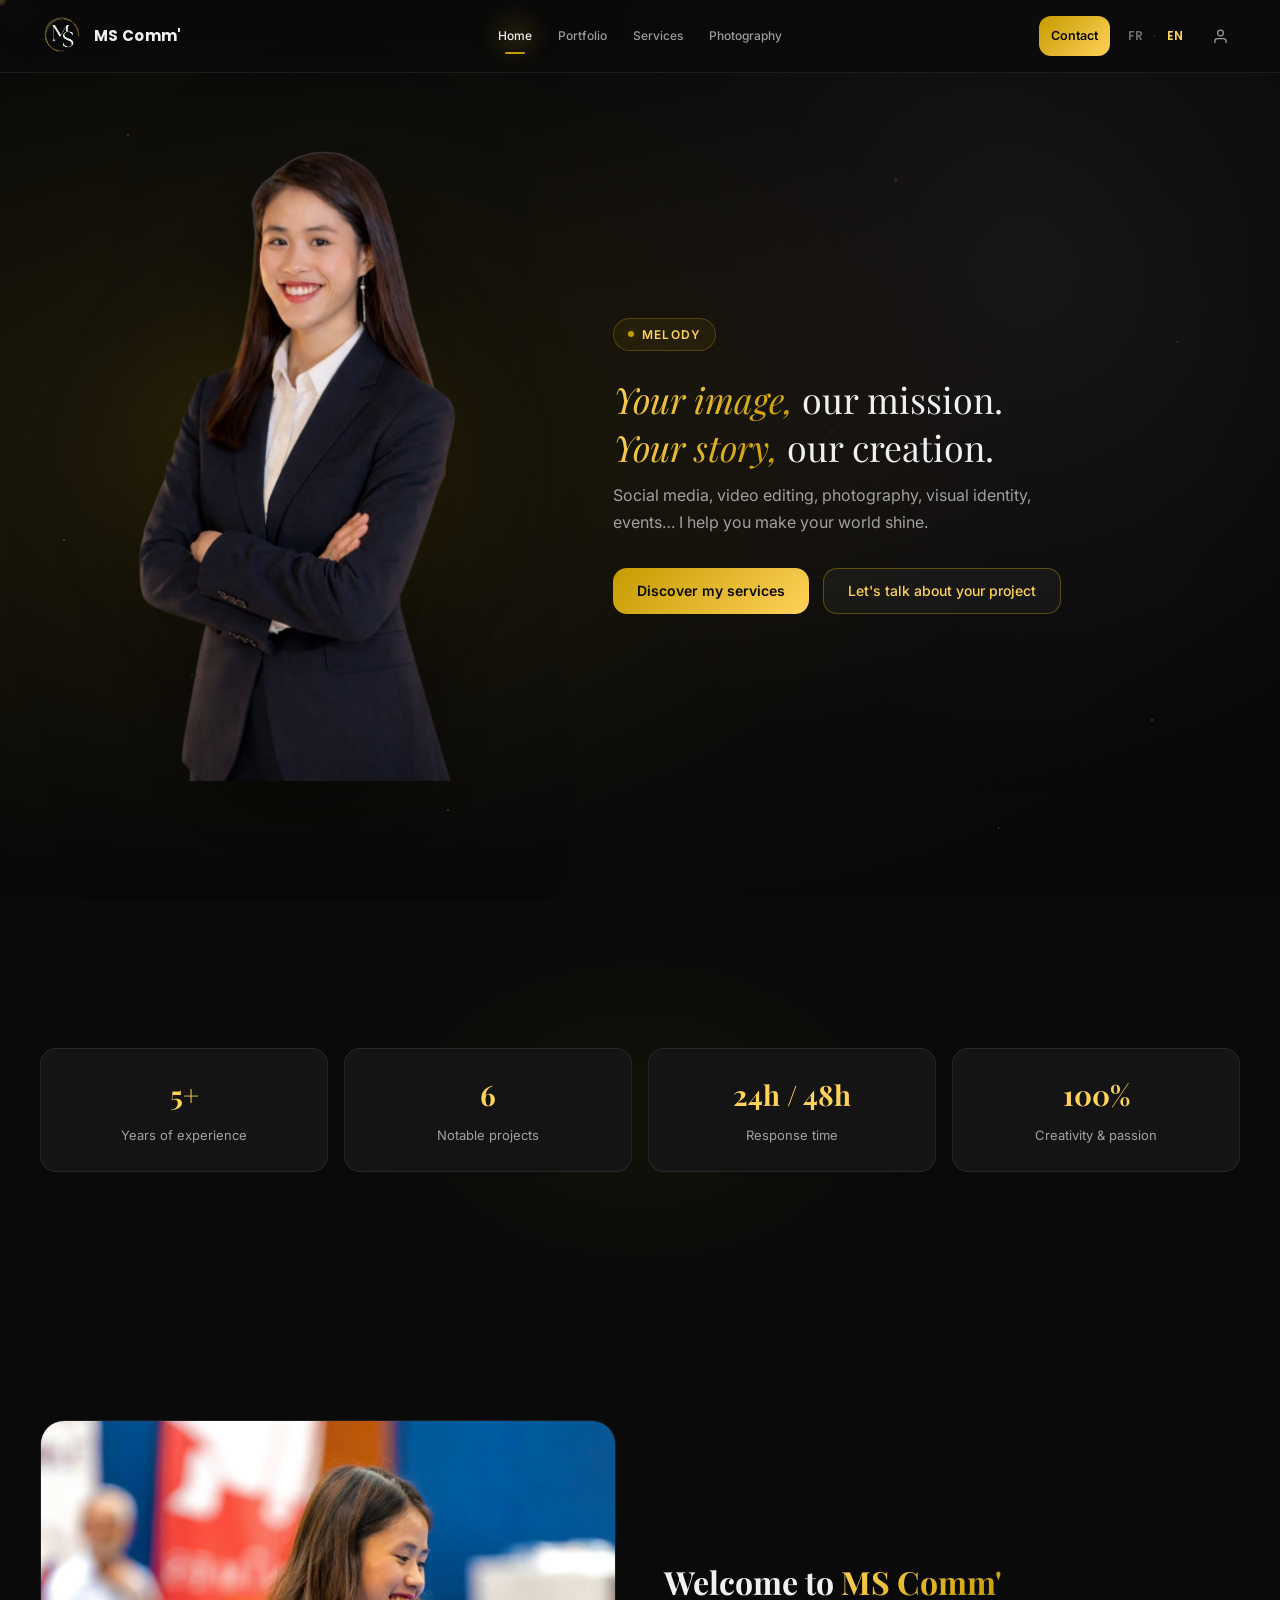
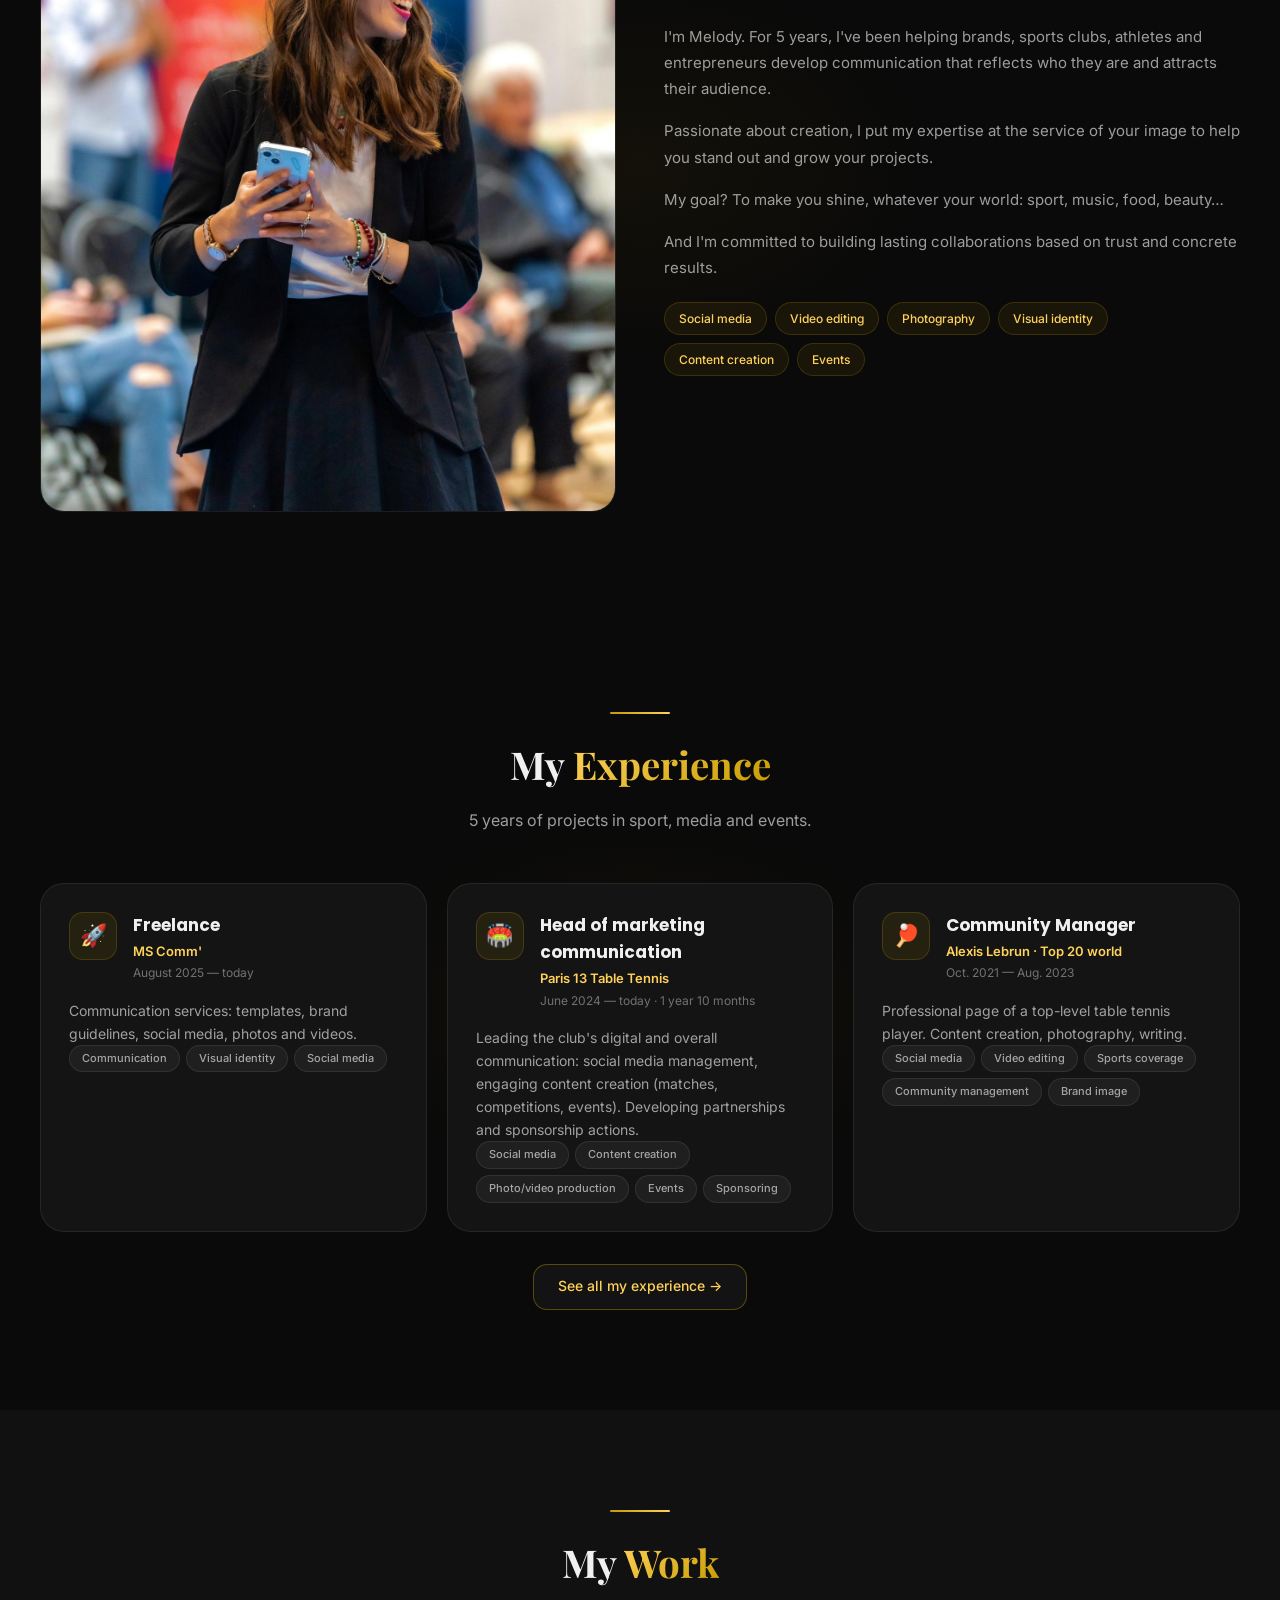
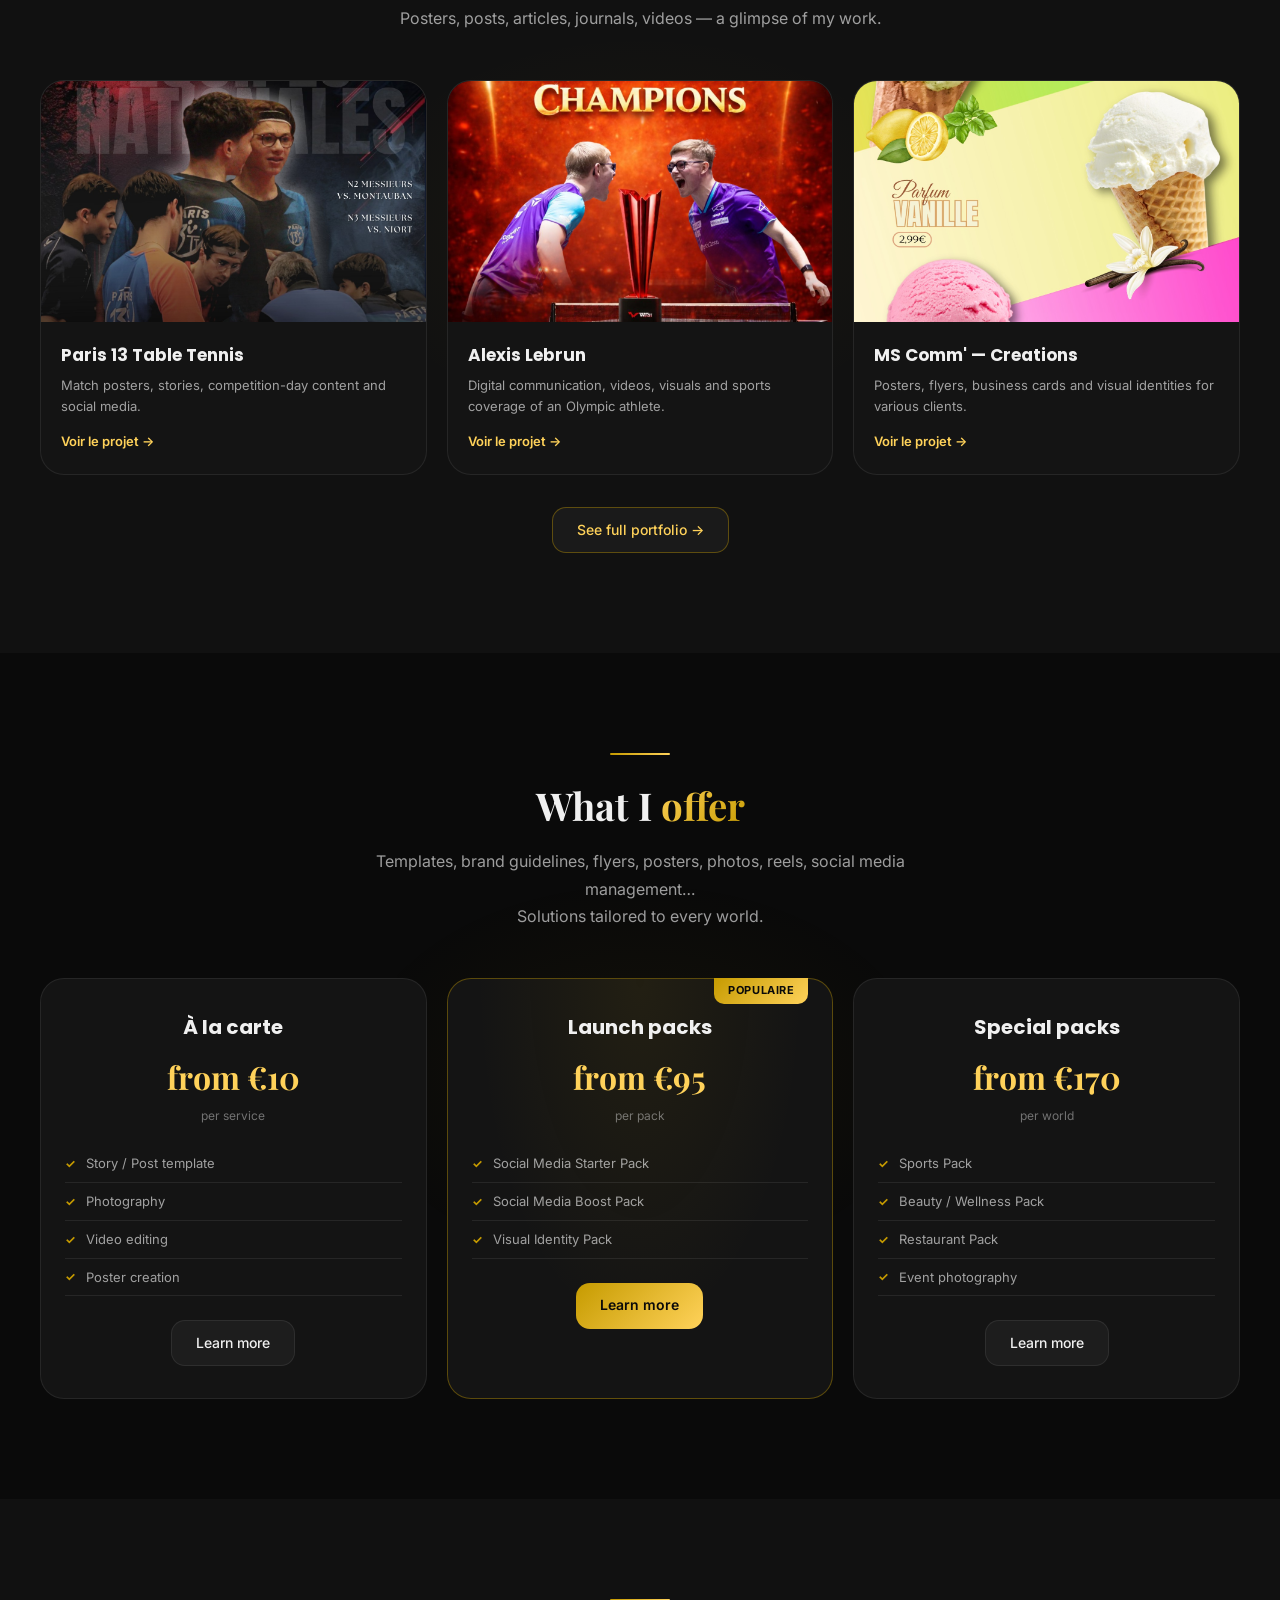
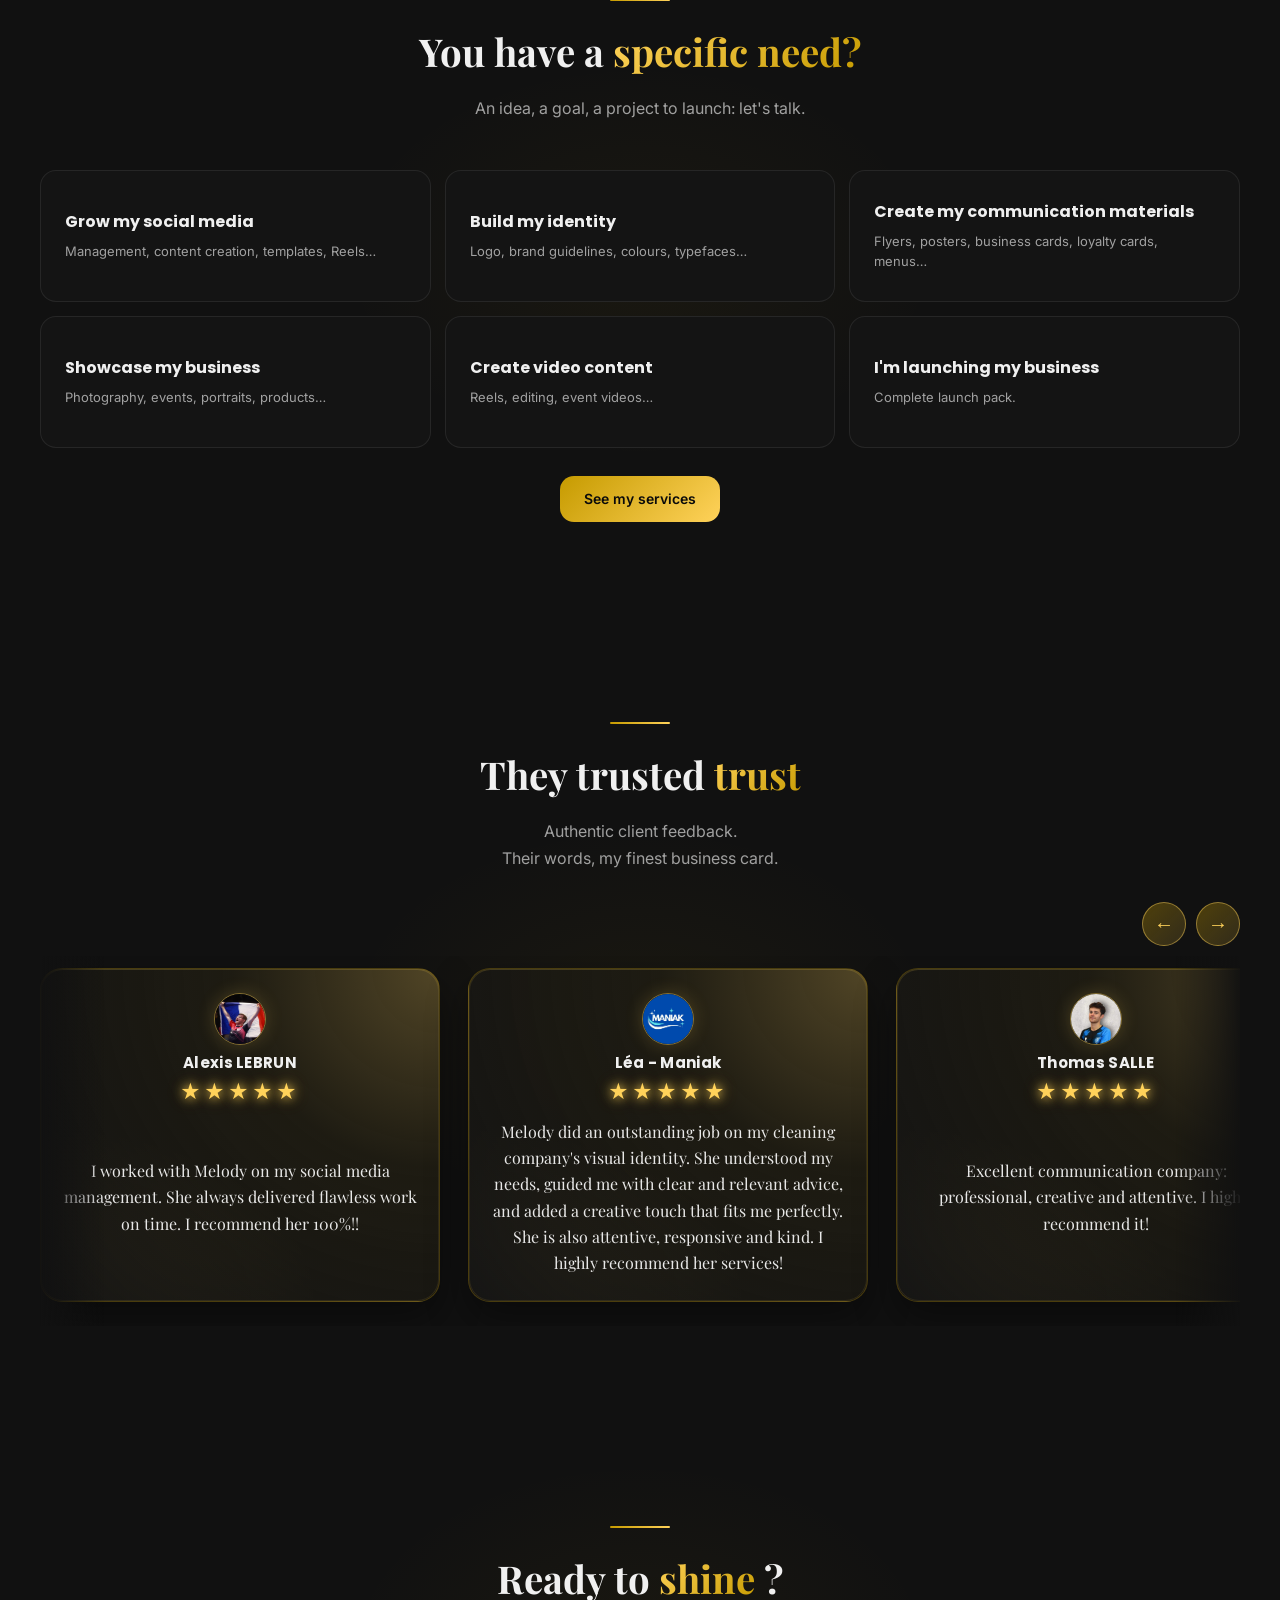
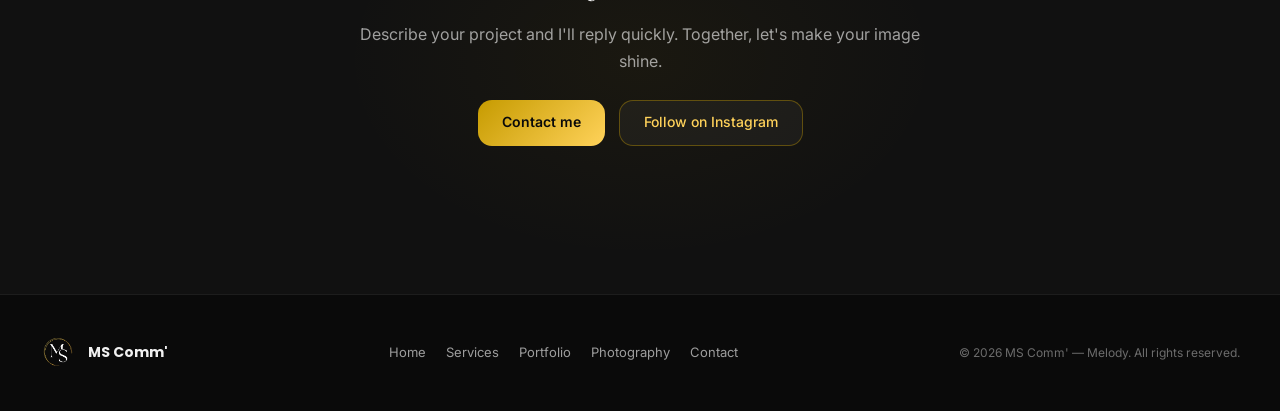
<file: index.html>
<!doctype html>
<html lang="fr">
<head>
  <meta charset="UTF-8" />
  <meta name="viewport" content="width=device-width, initial-scale=1.0" />
  <meta name="color-scheme" content="dark" />
  <title>MS Comm' | Communication Sportive, Média &amp; Événementiel Paris | Melody</title>
  <meta name="description" content="MS Comm' - Spécialiste en communication sportive, média et événementiel à Paris. Création de contenu, réseaux sociaux, photographie sportive, vidéo événementielle, identité visuelle pour clubs sportifs, athlètes et marques." />
  <meta name="author" content="Melody MS Comm'" />
  <meta name="robots" content="index, follow" />
  
  <!-- Open Graph / Facebook -->
  <meta property="og:type" content="website" />
  <meta property="og:url" content="https://ms-comm.github.io/?lang=fr" />
  <meta property="og:title" content="MS Comm' | Communication Sportive, Média &amp; Événementiel Paris | Melody" />
  <meta property="og:description" content="MS Comm' - Spécialiste en communication sportive, média et événementiel à Paris. Création de contenu, réseaux sociaux, photographie sportive, vidéo événementielle, identité visuelle pour clubs sportifs, athlètes et marques." />
  <meta property="og:image" content="https://ms-comm.github.io/assets/data/logo_white-removebg.png" />
  <meta property="og:image:alt" content="MS Comm' logo" />
  <meta property="og:locale" content="fr_FR" />
  <meta property="og:site_name" content="MS Comm'" />
  
  <!-- Twitter -->
  <meta name="twitter:card" content="summary_large_image" />
  <meta name="twitter:url" content="https://ms-comm.github.io/?lang=fr" />
  <meta name="twitter:title" content="MS Comm' | Communication Sportive, Média &amp; Événementiel Paris | Melody" />
  <meta name="twitter:description" content="MS Comm' - Spécialiste en communication sportive, média et événementiel à Paris. Création de contenu, réseaux sociaux, photographie sportive, vidéo événementielle, identité visuelle pour clubs sportifs, athlètes et marques." />
  <meta name="twitter:image" content="https://ms-comm.github.io/assets/data/logo_white-removebg.png" />
  <link rel="alternate" hreflang="fr" href="https://ms-comm.github.io/?lang=fr" />
  <link rel="alternate" hreflang="en" href="https://ms-comm.github.io/?lang=en" />
  <link rel="alternate" hreflang="x-default" href="https://ms-comm.github.io/?lang=fr" />
  <link rel="manifest" href="manifest.json" />
  <link rel="icon" type="image/png" href="assets/data/logo_white-removebg.png" />
  <link rel="apple-touch-icon" href="assets/data/logo_white-removebg.png" />
  <link rel="preconnect" href="https://fonts.googleapis.com" />
  <link rel="preconnect" href="https://fonts.gstatic.com" crossorigin />
  <link rel="stylesheet" href="assets/css/style.css?v=20260923a" />
  <link rel="stylesheet" href="assets/css/account.css?v=20260923a" />
  <script src="assets/js/main.js?v=20260923a" defer></script>
  <script src="assets/js/i18n.js?v=20260923a" defer></script>
  <script src="assets/js/seo.js?v=20260927b" defer></script>
  <script src="assets/js/account.js?v=20260923a" defer></script>
  <script src="assets/js/track.js" defer></script>
  <link rel="sitemap" type="application/xml" href="/sitemap.xml" />

  <!-- JSON-LD Schema.org -->
  <script type="application/ld+json">
  {
    "@context": "https://schema.org",
    "@type": "Organization",
    "@id": "https://ms-comm.github.io/#organization",
    "name": "MS Comm'",
    "url": "https://ms-comm.github.io/",
    "logo": "https://ms-comm.github.io/assets/data/logo_white-removebg.png",
    "description": "Spécialiste en communication sportive, média et événementiel à Paris. Création de contenu, réseaux sociaux, photographie, vidéo, identité visuelle.",
    "founder": {
      "@type": "Person",
      "name": "Melody",
      "jobTitle": "Chargée de communication"
    },
    "contactPoint": {
      "@type": "ContactPoint",
      "email": "mscomm.contact@gmail.com",
      "contactType": "customer service",
      "availableLanguage": ["French", "English"]
    },
    "sameAs": [
      "https://www.instagram.com/ms_communication_france/",
      "https://www.linkedin.com/company/ms-comm%E2%80%99/"
    ]
  }
  </script>
</head>
<body>

  <canvas id="sparkle-canvas"></canvas>

  <header class="topbar">
    <div class="container">
      <div class="topbar-inner">
        <a class="brand" href="index.html">
          <img class="brand-logo" src="assets/data/logo_black-removebg.png" alt="MS Comm' logo" />
          <div class="brand-text">
            <strong>MS Comm'</strong>
            <span data-i18n="nav.tagline">Prestataire de services de communication</span>
          </div>
        </a>

        <nav class="nav">
          <a href="index.html" class="active" data-i18n="nav.home">Accueil</a>
          <a href="experiences.html" data-i18n="nav.experiences">Expériences</a>
          <a href="services.html" data-i18n="nav.services">Services</a>
          <a href="portfolio.html" data-i18n="nav.portfolio">Portfolio</a>
          <a href="photos.html" data-i18n="nav.photography">Photographie</a>
          <a href="contact.html" data-i18n="nav.contact">Contact</a>
        </nav>

        <div class="nav-actions" style="display:flex;align-items:center;gap:10px">
          <a class="nav-cta" href="contact.html" data-i18n="nav.cta">Demander un devis</a>
          <button class="mobile-toggle" id="menuBtn" type="button" aria-label="Menu">
            <svg width="20" height="20" viewBox="0 0 24 24" fill="none"><path d="M4 7h16M4 12h16M4 17h16" stroke="currentColor" stroke-width="2" stroke-linecap="round"/></svg>
          </button>
        </div>
      </div>
    </div>
  </header>

  <div class="drawer" id="drawer">
    <a href="index.html" data-i18n="nav.home">Accueil</a>
    <a href="experiences.html" data-i18n="nav.experiences">Expériences</a>
    <a href="services.html" data-i18n="nav.services">Services</a>
    <a href="portfolio.html" data-i18n="nav.portfolio">Portfolio</a>
    <a href="photos.html" data-i18n="nav.photography">Photographie</a>
    <a href="contact.html" data-i18n="nav.contact">Contact</a>
  </div>

  <main>

    <!-- ===== HERO ===== -->
    <section class="page-hero" id="home">
      <div class="container">
        <div class="hero-split">

          <div class="hero-image-wrap reveal-left">
            <div class="hero-glow"></div>
            <img src="assets/data/Melody_detour_rmbg_image_2.png" alt="Melody — MS Comm'" />
          </div>

          <div class="hero-content reveal-right">
            <div class="hero-label"><span class="dot"></span> Melody</div>

            <h1 class="hero-quote">
              <span class="gold" data-i18n="hero.line1a">Votre image,</span> <span data-i18n="hero.line1b">notre mission.</span><br>
              <span class="gold" data-i18n="hero.line2a">Votre histoire,</span> <span data-i18n="hero.line2b">notre création.</span>
            </h1>

            <p class="hero-sub" data-i18n="hero.sub">
              Réseaux sociaux, montage vidéo, photographie, identité visuelle, événementiel…
              Je vous accompagne pour faire briller votre univers.
            </p>

            <div class="hero-btns">
              <a class="btn btn-gold" href="services.html" data-i18n="hero.btn.services">Découvrir mes services</a>
              <a class="btn btn-outline-gold" href="contact.html" data-i18n="hero.btn.contact">Parlons de votre projet</a>
            </div>
          </div>

        </div>
      </div>
    </section>

    <!-- ===== STATS ===== -->
    <section class="section has-glow">
      <div class="container">
        <div class="stats-bar reveal stagger">
          <div class="stat-item">
            <strong data-i18n="stats.years.num">5+</strong>
            <span data-i18n="stats.years.label">Années d'expérience</span>
          </div>
          <div class="stat-item">
            <strong data-i18n="stats.projects.num">6</strong>
            <span data-i18n="stats.projects.label">Projets marquants</span>
          </div>
          <div class="stat-item">
            <strong data-i18n="stats.speed.num">24h / 48h</strong>
            <span data-i18n="stats.speed.label">Réactivité</span>
          </div>
          <div class="stat-item">
            <strong data-i18n="stats.creativity.num">100%</strong>
            <span data-i18n="stats.creativity.label">Créativité & passion</span>
          </div>
        </div>
      </div>
    </section>

    <!-- ===== À PROPOS ===== -->
    <section class="section has-glow" id="about">
      <div class="container">
        <div class="about-split">
          <div class="about-image reveal-left">
            <img src="assets/data/Melody_image_1.jpeg" alt="Melody en événement sportif" />
          </div>
          <div class="about-text reveal-right">
            <h2><span data-i18n="about.title">Bienvenue chez</span> <span class="gold">MS Comm'</span></h2>
            <p data-i18n="about.p1">
              Je m'appelle Melody. Depuis 5 ans, j'accompagne marques, clubs de sport, athlètes et entrepreneurs
              à développer une communication qui leur ressemble et qui attire leur audience.
            </p>
            <p data-i18n="about.p2">
              Passionnée de création, je mets mon expertise au service de votre image pour vous aider
              à vous démarquer et à faire grandir vos projets.
            </p>
            <p data-i18n="about.p3">
              Mon objectif ? Vous faire briller, quel que soit votre univers : sport, musique, restauration, beauté…
            </p>
            <p data-i18n="about.p4">
              Et j'ai à cœur de construire des collaborations durables, basées sur la confiance et des résultats concrets.
            </p>
            <div class="skills">
              <span class="skill-tag" data-i18n="skills.social">Réseaux sociaux</span>
              <span class="skill-tag" data-i18n="skills.video">Montage vidéo</span>
              <span class="skill-tag" data-i18n="skills.photo">Photographie</span>
              <span class="skill-tag" data-i18n="skills.visual">Identité visuelle</span>
              <span class="skill-tag" data-i18n="skills.content">Création de contenu</span>
              <span class="skill-tag" data-i18n="skills.events">Événementiel</span>
            </div>
          </div>
        </div>
      </div>
    </section>

    <!-- ===== APERÇU EXPÉRIENCES ===== -->
    <section class="section has-glow">
      <div class="container">
        <div class="section-header reveal">
          <div class="section-line"></div>
          <h2>Mes <span class="gold">Expériences</span></h2>
          <p data-i18n="index.exp.sub">5 ans de projets dans le sport, les médias, et l'événementiel.</p>
        </div>

        <div class="exp-grid reveal stagger">

          <div class="exp-card">
            <div class="exp-card-head">
              <div class="exp-icon">🚀</div>
              <div class="exp-meta">
                <h3 data-i18n="index.exp.card1.role">Auto-entrepreneur</h3>
                <div class="company">MS Comm'</div>
                <div class="dates" data-i18n="index.exp.card1.dates">août 2025 — aujourd'hui</div>
              </div>
            </div>
            <p data-i18n="index.exp.card1.desc">Prestations de communication : templates, chartes graphiques, réseaux sociaux, photos et vidéos.</p>
            <div class="exp-tags">
              <span class="exp-tag">Communication</span>
              <span class="exp-tag">Identité visuelle</span>
              <span class="exp-tag">Réseaux sociaux</span>
            </div>
          </div>

          <div class="exp-card">
            <div class="exp-card-head">
              <div class="exp-icon">🏟️</div>
              <div class="exp-meta">
                <h3 data-i18n="index.exp.card2.role">Responsable communication marketing</h3>
                <div class="company">Paris 13 Tennis de Table</div>
                <div class="dates" data-i18n="index.exp.card2.dates">juin 2024 — aujourd'hui · 1 an 10 mois</div>
              </div>
            </div>
            <p data-i18n="index.exp.card2.desc">Pilotage de la communication digitale et globale du club : gestion des réseaux sociaux, création de contenus engageants (matchs, compétitions, événements). Développement de partenariats et actions de sponsoring.</p>
            <div class="exp-tags">
              <span class="exp-tag">Réseaux sociaux</span>
              <span class="exp-tag">Création de contenu</span>
              <span class="exp-tag">Production photo/vidéo</span>
              <span class="exp-tag">Événementiel</span>
              <span class="exp-tag">Sponsoring</span>
            </div>
          </div>

          <div class="exp-card">
            <div class="exp-card-head">
              <div class="exp-icon">🏓</div>
              <div class="exp-meta">
                <h3 data-i18n="index.exp.card3.role">Community Manager</h3>
                <div class="company">Alexis Lebrun · Top 20 mondial</div>
                <div class="dates" data-i18n="index.exp.card3.dates">oct. 2021 — août 2023</div>
              </div>
            </div>
            <p data-i18n="index.exp.card3.desc">Page professionnelle d'un pongiste de haut niveau. Création de contenu, photographie, rédaction.</p>
            <div class="exp-tags">
              <span class="exp-tag">Réseaux sociaux</span>
              <span class="exp-tag">Montage vidéo</span>
              <span class="exp-tag">Couverture sportive</span>
              <span class="exp-tag">Community management</span>
              <span class="exp-tag">Image de marque</span>
            </div>
          </div>

        </div>

        <div style="text-align:center;margin-top:32px" class="reveal">
          <a class="btn btn-outline-gold" href="experiences.html" data-i18n="index.exp.cta">Voir toutes mes expériences →</a>
        </div>
      </div>
    </section>

    <!-- ===== APERÇU PORTFOLIO ===== -->
    <section class="section has-glow" style="background:var(--bg-2)">
      <div class="container">
        <div class="section-header reveal">
          <div class="section-line"></div>
          <h2>Mes <span class="gold">Réalisations</span></h2>
          <p data-i18n="index.portfolio.sub">Affiches, posts, articles, journaux, vidéos — un aperçu de mon travail.</p>
        </div>

        <div class="preview-grid reveal stagger">

          <a class="preview-card" href="portfolio.html">
            <div class="preview-thumb">
              <img src="assets/data/affiche_paris13_1.jpeg" alt="Affiche Paris 13 TT" />
            </div>
            <div class="preview-body">
              <h3 data-i18n="index.portfolio.card1.title">Paris 13 Tennis de Table</h3>
              <p data-i18n="index.portfolio.card1.sub">Affiches de matchs, stories, contenus jour de compétition et réseaux sociaux.</p>
              <span class="preview-link" data-i18n="index.portfolio.link">Voir le projet →</span>
            </div>
          </a>

          <a class="preview-card" href="portfolio.html">
            <div class="preview-thumb">
              <img src="assets/data/MsComm_affiche_6.jpeg" alt="Alexis Lebrun" />
            </div>
            <div class="preview-body">
              <h3 data-i18n="index.portfolio.card2.title">Alexis Lebrun</h3>
              <p data-i18n="index.portfolio.card2.sub">Communication digitale, vidéos, visuels et couverture sportive d'un athlète olympique.</p>
              <span class="preview-link" data-i18n="index.portfolio.link">Voir le projet →</span>
            </div>
          </a>

          <a class="preview-card" href="portfolio.html">
            <div class="preview-thumb">
              <img src="assets/data/MsComm_affiche_1.jpeg" alt="Créations MS Comm'" />
            </div>
            <div class="preview-body">
              <h3 data-i18n="index.portfolio.card3.title">MS Comm' — Créations</h3>
              <p data-i18n="index.portfolio.card3.sub">Affiches, flyers, cartes de visite et identité visuelle pour divers clients.</p>
              <span class="preview-link" data-i18n="index.portfolio.link">Voir le projet →</span>
            </div>
          </a>

        </div>

        <div style="text-align:center;margin-top:32px" class="reveal">
          <a class="btn btn-outline-gold" href="portfolio.html" data-i18n="index.portfolio.cta">Voir tout le portfolio →</a>
        </div>
      </div>
    </section>

    <!-- ===== CTA SERVICES ===== -->
    <section class="section has-glow">
      <div class="container">
        <div class="section-header reveal">
          <div class="section-line"></div>
          <h2>Ce que je <span class="gold">propose</span></h2>
          <p class="services-intro-line"><span data-i18n="index.services.sub1">Templates, chartes graphiques, flyers, affiches, photos, réels, gestion de réseaux sociaux…</span> <br><span data-i18n="index.services.sub2">Des solutions adaptées à chaque univers.</span></p>
        </div>

        <div class="services-grid reveal stagger">
          <div class="service-card">
            <h3 data-i18n="services.alacarte.name">À la carte</h3>
            <div class="price" data-i18n="services.alacarte.price">dès 10€</div>
            <div class="price-note" data-i18n="services.alacarte.priceNote">par prestation</div>
            <ul class="service-list">
              <li data-i18n="services.alacarte.item1">Template Story / Publication</li>
              <li data-i18n="skills.photo">Photographie</li>
              <li data-i18n="skills.video">Montage vidéo</li>
              <li data-i18n="services.alacarte.item3">Création d'affiches</li>
            </ul>
            <a class="btn" href="services.html" data-i18n="services.alacarte.cta">En savoir plus</a>
          </div>

          <div class="service-card featured">
            <h3 data-i18n="services.packs.name">Packs de lancement</h3>
            <div class="price" data-i18n="services.packs.price">dès 95€</div>
            <div class="price-note" data-i18n="services.packs.priceNote">par pack</div>
            <ul class="service-list">
              <li data-i18n="services.packs.item1">Pack Réseaux Sociaux Starter</li>
              <li data-i18n="services.packs.item2">Pack Réseaux Sociaux Boost</li>
              <li data-i18n="services.packs.item3">Pack Identité Visuelle</li>
            </ul>
            <a class="btn btn-gold" href="services.html" data-i18n="services.alacarte.cta">En savoir plus</a>
          </div>

          <div class="service-card">
            <h3 data-i18n="services.special.name">Packs spéciaux</h3>
            <div class="price" data-i18n="services.special.price">dès 170€</div>
            <div class="price-note" data-i18n="services.special.priceNote">par univers</div>
            <ul class="service-list">
              <li data-i18n="services.special.item1">Pack Sportif</li>
              <li data-i18n="services.special.item2">Pack Beauté / Bien-être</li>
              <li data-i18n="services.special.item3">Pack Restaurant</li>
              <li data-i18n="services.special.item4">Photographie événementielle</li>
            </ul>
            <a class="btn" href="services.html" data-i18n="services.alacarte.cta">En savoir plus</a>
          </div>
        </div>
      </div>
    </section>

    <!-- ===== BESOINS ===== -->
    <section class="section has-glow needs-section" id="needs">
      <div class="container">
        <div class="section-header reveal">
          <div class="section-line"></div>
          <h2>Vous avez un <span class="gold">besoin précis&nbsp;?</span></h2>
          <p>Une idée, un objectif, un projet à lancer&nbsp;: parlons-en.</p>
        </div>

        <div class="needs-grid reveal stagger">
          <a class="need-item" href="services.html">
            <h3>Développer mes réseaux sociaux</h3>
            <p>Gestion, création de contenu, templates, Reels…</p>
          </a>
          <a class="need-item" href="services.html">
            <h3>Créer mon identité</h3>
            <p>Logo, charte graphique, couleurs, typographies…</p>
          </a>
          <a class="need-item" href="services.html">
            <h3>Créer mes supports de communication</h3>
            <p>Flyers, affiches, cartes de visite, cartes de fidélité, menus…</p>
          </a>
          <a class="need-item" href="services.html">
            <h3>Mettre mon activité en valeur</h3>
            <p>Photographie, événements, portraits, produits…</p>
          </a>
          <a class="need-item" href="services.html">
            <h3>Créer du contenu vidéo</h3>
            <p>Reels, montage, vidéos événementielles…</p>
          </a>
          <a class="need-item" href="services.html">
            <h3>Je lance mon entreprise</h3>
            <p>Pack de lancement complet.</p>
          </a>
        </div>

        <div class="needs-cta reveal">
          <a class="btn btn-gold" href="services.html">Voir mes services</a>
        </div>
      </div>
    </section>

    <!-- ===== AVIS CLIENTS ===== -->
    <section class="section has-glow testimonials-section" style="background:var(--bg-2)">
      <div class="container">
        <div class="section-header reveal">
          <div class="section-line"></div>
          <h2>Ils m'ont fait <span class="gold">confiance</span></h2>
           <p data-i18n="testimonials.sub1">Des retours clients authentiques.</p>
          <p data-i18n="testimonials.sub2">Leurs mots, ma plus belle carte de visite.</p>
        </div>

        <div class="testimonials-controls reveal" aria-label="Contrôles des avis">
          <button class="testimonial-nav" id="testimonialsPrev" type="button" aria-label="Avis précédent">←</button>
          <button class="testimonial-nav" id="testimonialsNext" type="button" aria-label="Avis suivant">→</button>
        </div>

        <div class="testimonials-rail-wrap reveal">
          <div class="testimonials-rail" id="testimonialsRail" tabindex="0" aria-label="Avis clients, défilement horizontal">
            <div class="testimonials-inner" id="testimonialsInner">
            <article class="testimonial-card">
              <div class="testimonial-head">
                <img class="testimonial-photo" src="assets/data/profile_Alexis_Lebrun.jpeg" alt="Alexis Lebrun" />
                <div>
                  <h3>Alexis LEBRUN</h3>
                </div>
              </div>
              <p>J'ai travaillé avec Melody pour la gestion de mes réseaux sociaux. Elle a toujours livré un travail impeccable et dans les délais. Je recommande à 100% !!</p>
            </article>

            <article class="testimonial-card">
              <div class="testimonial-head">
                <img class="testimonial-photo" src="assets/data/profile_maniak.jpeg" alt="Léa Maniak" />
                <div>
                  <h3>Léa - Maniak</h3>
                </div>
              </div>
              <p>Melody a fait un travail remarquable sur l'identité visuelle de mon entreprise de nettoyage. Elle a su comprendre mes besoins, me guider avec des conseils clairs et pertinents, et apporter une touche créative qui me correspond parfaitement. En plus de ses compétences, c'est une personne à l'écoute, réactive et toujours bienveillante. Je recommande vivement ses services !</p>
            </article>

            <article class="testimonial-card">
              <div class="testimonial-head">
                <img class="testimonial-photo" src="assets/data/profile_Thomas_Sale.jpeg" alt="Thomas Salle" />
                <div>
                  <h3>Thomas SALLE</h3>
                </div>
              </div>
              <p>Excellente entreprise de communication : professionnelle, créative et à l'écoute. Je recommande vivement !</p>
            </article>

            <article class="testimonial-card">
              <div class="testimonial-head">
                <span class="testimonial-avatar">HL</span>
                <div>
                  <h3>Harry LENG</h3>
                </div>
              </div>
              <p>J'ai fait appel à Melody pour l'affiche de l'événement de fanfare de mon école. Elle a été très réactive et m'a rendu un travail qualité. Je recommande !</p>
            </article>

            <article class="testimonial-card">
              <div class="testimonial-head">
                <span class="testimonial-avatar">OH</span>
                <div>
                  <h3>Oumehani HOSENALLY</h3>
                </div>
              </div>
              <p>Melody a monté mes vidéos pour mon compte de pâtisseries. J'ai reçu le montage largement dans les délais avec un travail très professionnel ! Merci beaucoup pour ton travail !</p>
            </article>

            <article class="testimonial-card">
              <div class="testimonial-head">
                <span class="testimonial-avatar">JT</span>
                <div>
                  <h3>Jeremy TAN</h3>
                </div>
              </div>
              <p>Melody a réalisé le montage de mon vlog et de plusieurs réels sur mon compte Instagram en respectant totalement mes instructions ! Merci beaucoup MS Comm' !</p>
            </article>

            <article class="testimonial-card">
              <div class="testimonial-head">
                <img class="testimonial-photo" src="assets/data/profile_Thomas_guignat.jpeg" alt="Thomas Guignat" />
                <div>
                  <h3>Thomas GUIGNAT</h3>
                </div>
              </div>
              <p>Un travail professionnel, communication régulière et rapide, un réel accompagnement dans la démarche. Je recommande ++++ n'attendez plus, c'est à vous de jouer !</p>
            </article>

            <article class="testimonial-card">
              <div class="testimonial-head">
                <img class="testimonial-photo" src="assets/data/profile_Arnaud_Broton.jpeg" alt="Arno Brotons" />
                <div>
                  <h3>Arno BROTONS</h3>
                </div>
              </div>
              <p>J'ai travaillé avec MS Comm' pour la réalisation d'un de mes vlogs pour les réseaux sociaux. Rendu professionnel et très rapide ! Merci Melody 😁</p>
            </article>

            <article class="testimonial-card">
              <div class="testimonial-head">
                <span class="testimonial-avatar">MP</span>
                <div>
                  <h3>Mélina PHENG</h3>
                </div>
              </div>
              <p>J'avais besoin de communication pour ma compétition de natation. Melody a assuré mon compte durant l'échéance de manière très professionnelle, merci !</p>
            </article>

            <article class="testimonial-card">
              <div class="testimonial-head">
                <img class="testimonial-photo" src="assets/data/profile_Lois_Adam.jpeg" alt="Loïs Adam" />
                <div>
                  <h3>Loïs ADAM</h3>
                </div>
              </div>
              <p>Une professionnelle qui prend son travail à cœur. Melody maîtrise à la perfection la communication sur les réseaux sociaux avec une qualité irréprochable. Je recommande ses services !</p>
            </article>

            <article class="testimonial-card">
              <div class="testimonial-head">
                <span class="testimonial-avatar">AN</span>
                <div>
                  <h3>Arnaud NICOLAZZI</h3>
                </div>
              </div>
              <p>Très bon travail de Mélody. Elle a répondu rapidement à ma demande. Elle m'a fait un travail de qualité. Elle est professionnelle, je la recommande vivement.</p>
            </article>

            <article class="testimonial-card">
              <div class="testimonial-head">
                <span class="testimonial-avatar">RL</span>
                <div>
                  <h3>Roseline LUONG</h3>
                </div>
              </div>
              <p>Très satisfaite du travail de Melody ! Disponible, professionnelle et toujours avec le sourire !</p>
            </article>

            <article class="testimonial-card">
              <div class="testimonial-head">
                <img class="testimonial-photo" src="assets/data/profile_Florian_Bourrasseau.jpeg" alt="Florian Bourrassaud" />
                <div>
                  <h3>Florian BOURRASSAUD</h3>
                </div>
              </div>
              <p>Travail au top. Très bon potentiel 🙏🏼</p>
            </article>

            <article class="testimonial-card">
              <div class="testimonial-head">
                <span class="testimonial-avatar">VH</span>
                <div>
                  <h3>Victor HUYGUES-LACOUR</h3>
                </div>
              </div>
              <p>Super accompagnement !</p>
            </article>

            <article class="testimonial-card">
              <div class="testimonial-head">
                <img class="testimonial-photo" src="assets/data/profile_Leo_Cohen.jpeg" alt="Léo Cohen" />
                <div>
                  <h3>Léo COHEN</h3>
                </div>
              </div>
              <p>Très satisfait de mon expérience, Mélody est à l'écoute et très professionnelle. Le résultat est encore mieux que ce que j'imaginais, je recommande !</p>
            </article>

            <article class="testimonial-card">
              <div class="testimonial-head">
                <span class="testimonial-avatar">SP</span>
                <div>
                  <h3>Sophie PHENG</h3>
                </div>
              </div>
              <p>J'ai fait confiance à Melody pour me faire 3 montages de réels pour mon Instagram. Le travail a été fait rapidement et avec beaucoup de professionnalisme ! Je recommande 👍</p>
            </article>

            <article class="testimonial-card">
              <div class="testimonial-head">
                <img class="testimonial-photo" src="assets/data/Profile_Felix_Lebrun.jpeg" alt="Félix Lebrun" />
                <div>
                  <h3>Félix LEBRUN</h3>
                </div>
              </div>
              <p>Super content du travail de Melody, investie, passionnée et de confiance. Je recommande fortement !</p>
            </article>
            </div>
          </div>
        </div>
      </div>
    </section>

    <!-- ===== CTA FINAL ===== -->
    <section class="section has-glow" style="background:var(--bg-2)">
      <div class="container">
        <div class="section-header reveal">
          <div class="section-line"></div>
          <h2>Prêt·e à <span class="gold">briller</span> ?</h2>
          <p data-i18n="cta.sub">Décrivez votre projet et je vous répondrai rapidement. Ensemble, faisons rayonner votre image.</p>
          <div style="margin-top:24px;display:flex;gap:14px;justify-content:center;flex-wrap:wrap">
            <a class="btn btn-gold" href="contact.html" data-i18n="cta.btn1">Me contacter</a>
            <a class="btn btn-outline-gold" href="https://www.instagram.com/ms_communication_france/" target="_blank" rel="noopener" data-i18n="cta.btn2">Suivre sur Instagram</a>
          </div>
        </div>
      </div>
    </section>

  </main>

  <!-- ===== FOOTER ===== -->
  <footer class="footer">
    <div class="container">
      <div class="footer-inner">
        <div class="footer-brand">
          <img src="assets/data/logo_black-removebg.png" alt="MS" />
          <span>MS Comm'</span>
        </div>
        <div class="footer-links">
          <a href="index.html" data-i18n="nav.home">Accueil</a>
          <a href="experiences.html" data-i18n="nav.experiences">Expériences</a>
          <a href="services.html" data-i18n="nav.services">Services</a>
          <a href="portfolio.html" data-i18n="nav.portfolio">Portfolio</a>
          <a href="photos.html" data-i18n="nav.photography">Photographie</a>
          <a href="contact.html" data-i18n="nav.contact">Contact</a>
        </div>
        <div class="footer-copy">© <span id="year"></span> MS Comm' — Melody. Tous droits réservés.</div>
      </div>
    </div>
  </footer>

  <button class="scroll-top" id="scrollTop" aria-label="Retour en haut">
    <svg viewBox="0 0 24 24" fill="none"><path d="M12 19V5m0 0l-7 7m7-7l7 7" stroke="currentColor" stroke-width="2" stroke-linecap="round" stroke-linejoin="round"/></svg>
  </button>

</body>
</html>
</file>
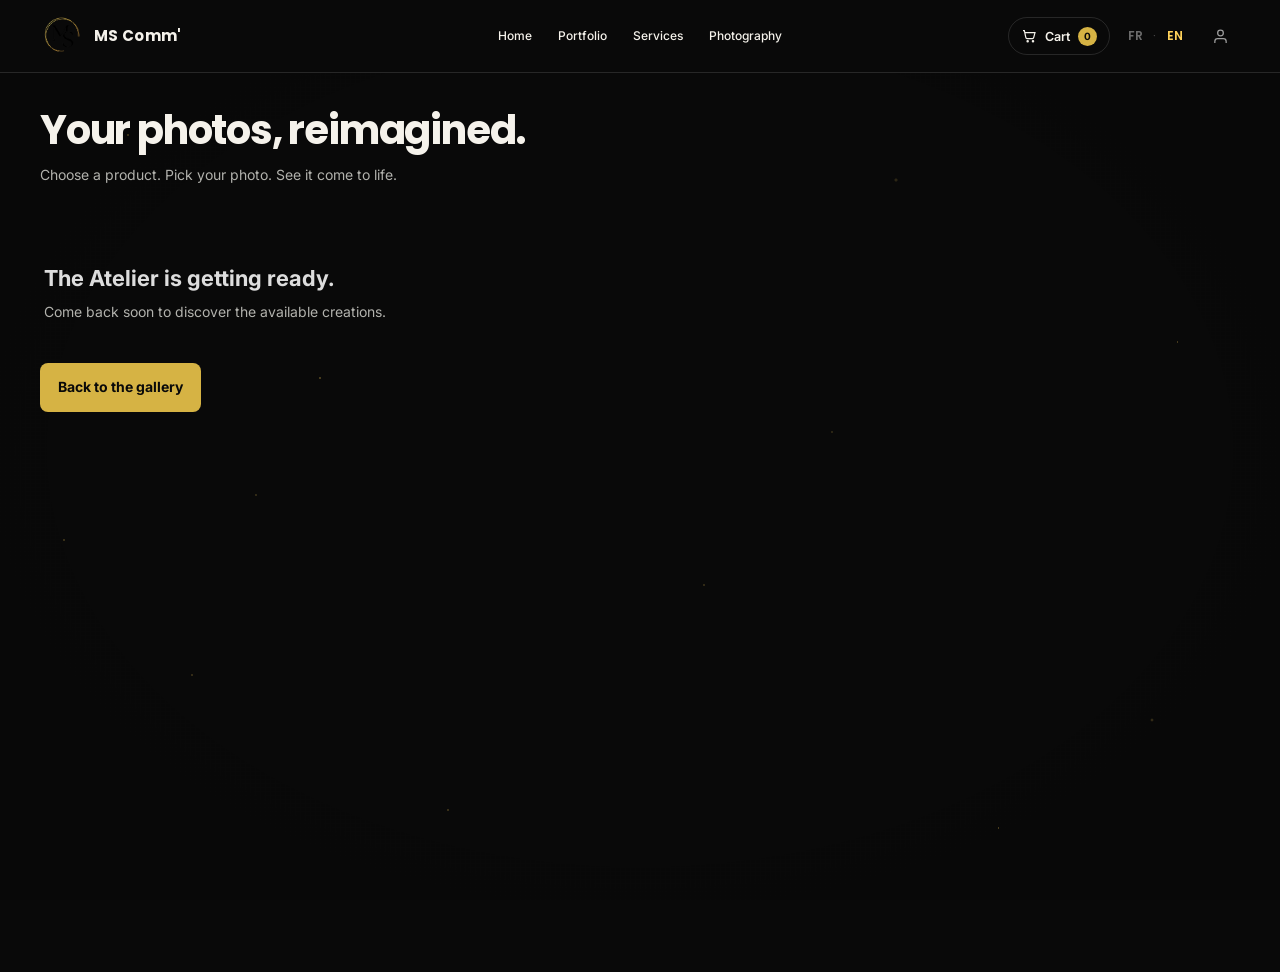
<file: atelier.html>
<!doctype html>
<html lang="fr">
<head>
  <meta charset="UTF-8" />
  <meta name="viewport" content="width=device-width, initial-scale=1.0" />
  <meta name="color-scheme" content="dark" />
  <title>L'Atelier | MS Comm'</title>
  <meta name="description" content="L'Atelier MS Comm' : vos photographies favorites imprimées sur des produits Gelato." />
  <meta name="robots" content="noindex, follow" />
  <link rel="icon" type="image/png" href="assets/data/logo_white-removebg.png" />
  <link rel="stylesheet" href="assets/css/style.css?v=20260923a" />
  <link rel="stylesheet" href="assets/css/account.css?v=20260923a" />
  <link rel="stylesheet" href="assets/css/atelier.css?v=20260929a" />
  <script src="assets/js/main.js?v=20260929a" defer></script>
  <script src="assets/js/i18n.js?v=20260929a" defer></script>
  <script src="assets/js/account.js?v=20260923a" defer></script>
  <script src="assets/js/track.js" defer></script>
  <script src="assets/js/atelier.js?v=20260929a" defer></script>
</head>
<body class="shop-page">
  <header class="topbar"><div class="container"><div class="topbar-inner">
    <a class="brand" href="index.html"><img class="brand-logo" src="assets/data/logo_white-removebg.png" alt="MS Comm' logo" /><div class="brand-text"><strong>MS Comm'</strong><span data-i18n="nav.tagline">Prestataire de services de communication</span></div></a>
    <nav class="nav" aria-label="Navigation principale"><a href="index.html" data-i18n="nav.home">Accueil</a><a href="experiences.html" data-i18n="nav.experiences">Expériences</a><a href="services.html" data-i18n="nav.services">Services</a><a href="portfolio.html" data-i18n="nav.portfolio">Portfolio</a><a href="photos.html" data-i18n="nav.photography">Photographie</a><a class="active" data-atelier-link href="atelier.html">L'Atelier</a><a href="contact.html" data-i18n="nav.contact">Contact</a></nav>
    <div class="nav-actions"><button class="nav-cta shop-cart-trigger" id="shop-cart-trigger" type="button" aria-label="Ouvrir le panier"><svg viewBox="0 0 24 24" aria-hidden="true"><path d="M3 4h2l2.2 10.2a2 2 0 0 0 2 1.6h7.9a2 2 0 0 0 2-1.6L21 7H6"/><circle cx="10" cy="20" r="1"/><circle cx="18" cy="20" r="1"/></svg><span>Panier</span><b id="shop-cart-count">0</b></button><button class="mobile-toggle" id="menuBtn" type="button" aria-label="Menu"><svg width="20" height="20" viewBox="0 0 24 24" fill="none" aria-hidden="true"><path d="M4 7h16M4 12h16M4 17h16" stroke="currentColor" stroke-width="2" stroke-linecap="round"/></svg></button></div>
  </div></div></header>
  <div class="drawer" id="drawer"><a href="index.html">Accueil</a><a href="services.html">Services</a><a href="portfolio.html">Portfolio</a><a href="photos.html">Photographie</a><a class="active" data-atelier-link href="atelier.html">L'Atelier</a><a href="contact.html">Contact</a></div>

  <main class="shop-shell">
    <section class="shop-catalog" aria-label="Catalogue">
      <div class="shop-heading"><h1>Vos photos, autrement.</h1><span>Choisissez un support. Retrouvez votre photo. Imaginez le résultat.</span></div>
      <div class="shop-products" id="shop-products"><div class="shop-loading">Chargement du catalogue…</div></div>
    </section>

    <section class="shop-stage" aria-label="Aperçu du produit">
      <div class="shop-stage-top"><span id="shop-index">01 / 04</span><span>Simulation du produit</span></div>
      <div class="shop-preview"><div class="shop-preview-object" id="shop-preview-object"><img id="shop-preview-image" src="assets/data/image_photo_1.jpg" alt="Aperçu du tirage photo" /><span class="shop-custom-caption" id="shop-preview-custom-caption" hidden></span></div></div>
      <p class="shop-preview-caption" id="shop-preview-caption">Simulation indicative · cadrage et rendu validés avant impression.</p>
      <section class="shop-stage-info" aria-labelledby="shop-stage-name">
        <div class="shop-stage-meta"><b id="shop-stage-name">Tirage photo</b><span id="shop-stage-note">Impression haute qualité sur papier mat.</span></div>
        <p class="shop-stage-description" id="shop-stage-description">Votre photographie imprimée sur un papier premium, prête à encadrer ou à offrir.</p>
        <details class="shop-specs" open><summary>Le produit en détail</summary><p id="shop-specifications"></p></details>
      </section>
    </section>

    <aside class="shop-buy" aria-label="Configurer le produit">

      <div class="shop-title-row"><h2 id="shop-name">Tirage photo</h2><strong id="shop-price">—</strong></div>
      <div class="shop-field"><label for="shop-variant" id="shop-variant-label">Format / modèle</label><select id="shop-variant"></select><div class="shop-options" id="shop-formats"></div></div>
      <div class="shop-field" id="shop-single-photo-field"><span>Photo</span><button class="shop-photo-choice" id="shop-photo-choice" type="button"><img id="shop-choice-image" src="assets/data/image_photo_1.jpg" alt="Photo sélectionnée" /><span><b id="shop-choice-title">Choisir dans mes favoris</b><small>Photos enregistrées dans votre espace</small></span><svg viewBox="0 0 24 24" aria-hidden="true"><path d="m9 18 6-6-6-6"/></svg></button><button class="shop-inline-action" id="shop-edit-photo" type="button" disabled>Recadrer ou détourer</button></div>
      <section class="shop-photo-series" id="shop-print-series" hidden aria-labelledby="shop-print-title"><div class="shop-series-heading"><div><h3 id="shop-print-title">Vos tirages A6</h3><p>Ajoutez plusieurs photos et choisissez le nombre de tirages.</p></div><strong id="shop-print-count">10 minimum</strong></div><div class="shop-print-selection" id="shop-print-selection" aria-label="Photos choisies pour le lot"></div><p class="shop-selection-status" id="shop-print-status" role="status" aria-live="polite"></p></section>
      <section class="shop-photo-series" id="shop-calendar-series" hidden aria-labelledby="shop-calendar-title"><div class="shop-series-heading"><div><h3 id="shop-calendar-title">Composez votre calendrier</h3><p>14 photos différentes : couverture, 12 mois et dos.</p></div><strong id="shop-calendar-status" role="status" aria-live="polite">0 / 14</strong></div><div class="shop-calendar-slots" id="shop-calendar-slots" aria-label="Les 14 photos du calendrier"></div></section>
      <small class="shop-price-note" id="shop-price-note" hidden></small><div class="shop-purchase-row"><label id="shop-quantity-field"><span>Quantité</span><select id="shop-quantity" aria-label="Quantité"><option>1</option><option>2</option><option>3</option><option>4</option><option>5</option></select></label><div><span>Total</span><b id="shop-total">—</b></div></div>
      <button class="shop-add" id="shop-add" type="button"><span>Ajouter au panier</span><svg viewBox="0 0 24 24" aria-hidden="true"><path d="M5 12h14m-7-7v14"/></svg></button>
      <p class="shop-reassurance"><svg viewBox="0 0 24 24" aria-hidden="true"><path d="M12 3 5 6v5c0 4.6 2.8 8.2 7 10 4.2-1.8 7-5.4 7-10V6l-7-3Z"/><path d="m9 12 2 2 4-4"/></svg>Fabrication à la demande · validation avant paiement</p>
    </aside>
  </main>

  <div class="shop-cart-backdrop" id="shop-cart-backdrop" hidden></div>
  <aside class="shop-cart" id="shop-cart" aria-hidden="true" aria-labelledby="shop-cart-title">
    <div class="shop-cart-head"><div><p>VOTRE COMMANDE</p><h2 id="shop-cart-title">Panier</h2></div><button id="shop-cart-close" type="button" aria-label="Fermer le panier">×</button></div>
    <div class="shop-cart-items" id="shop-cart-items"></div>
    <div class="shop-cart-empty" id="shop-cart-empty"><span>Votre panier est vide.</span><small>Ajoutez un produit pour commencer.</small></div>
    <div class="shop-cart-total"><span>Total</span><b id="shop-cart-total">0 €</b></div>
    <button class="shop-checkout" id="shop-checkout" type="button">Demander la validation <span>→</span></button>
    <small class="shop-cart-legal">Demande sans paiement. Livraison et total définitif confirmés avant règlement.</small>
  </aside>
  <div class="shop-photo-editor" id="shop-photo-editor" hidden>
    <button class="shop-photo-editor-backdrop" id="shop-photo-editor-backdrop" type="button" aria-label="Fermer" tabindex="-1"></button>
    <section class="shop-photo-editor-panel" role="dialog" aria-modal="true" aria-labelledby="shop-photo-editor-title">
      <header><div><p>PERSONNALISER</p><h2 id="shop-photo-editor-title">Ajuster la photo</h2></div><button id="shop-photo-editor-close" type="button" aria-label="Fermer">×</button></header>
      <div class="shop-photo-editor-body">
        <div class="shop-photo-editor-frame" id="shop-photo-editor-frame" tabindex="0" aria-label="Glissez la photo pour la recadrer">
          <img id="shop-photo-editor-image" alt="Aperçu recadré" />
          <span id="shop-photo-editor-caption" hidden></span>
        </div>
        <div class="shop-photo-editor-controls">
          <p class="shop-editor-hint">Glissez l’image dans le cadre. Le cadrage reste propre à cette photo.</p>
          <label for="shop-crop-zoom"><span>Zoom</span><output id="shop-crop-zoom-value">100 %</output></label>
          <input id="shop-crop-zoom" type="range" min="1" max="3" step="0.01" value="1" />
          <button class="shop-inline-action" id="shop-crop-reset" type="button">Réinitialiser le cadrage</button>
          <div class="shop-cutout-controls"><button class="shop-cutout-button" id="shop-cutout" type="button">Détourer la personne</button><button class="shop-inline-action" id="shop-cutout-reset" type="button" hidden>Restaurer l’arrière-plan</button></div>
          <p class="shop-editor-privacy">Le modèle se télécharge au premier clic. La photo reste dans votre navigateur.</p>
          <label class="shop-caption-field" id="shop-caption-field" for="shop-caption-input"><span><b id="shop-caption-label">Texte sous la photo</b><small>Facultatif · 60 caractères max.</small></span><input id="shop-caption-input" type="text" maxlength="60" autocomplete="off" placeholder="Ex. Été 2026" /></label>
          <p class="shop-editor-status" id="shop-editor-status" role="status" aria-live="polite"></p>
        </div>
      </div>
      <footer><button class="shop-inline-action" id="shop-photo-editor-cancel" type="button">Annuler</button><button class="shop-editor-apply" id="shop-photo-editor-apply" type="button">Appliquer</button></footer>
    </section>
  </div>
  <div class="favorite-picker" id="favorite-picker" hidden role="dialog" aria-modal="true" aria-labelledby="favorite-picker-title"><button class="favorite-picker-backdrop" type="button" aria-label="Fermer"></button><section class="favorite-picker-panel"><header><div><p>VOTRE ESPACE</p><h2 id="favorite-picker-title">Choisir une photo favorite</h2></div><button id="favorite-picker-close" type="button" aria-label="Fermer">×</button></header><div class="favorite-picker-state" id="favorite-picker-state" role="status" aria-live="polite">Chargement de vos favoris…</div><div class="favorite-picker-grid" id="favorite-picker-grid"></div><footer><a href="photos.html">Ajouter des photos aux favoris</a><button type="button" id="favorite-picker-confirm" hidden>Ajouter les photos sélectionnées</button></footer></section></div>
</body>
</html>
</file>
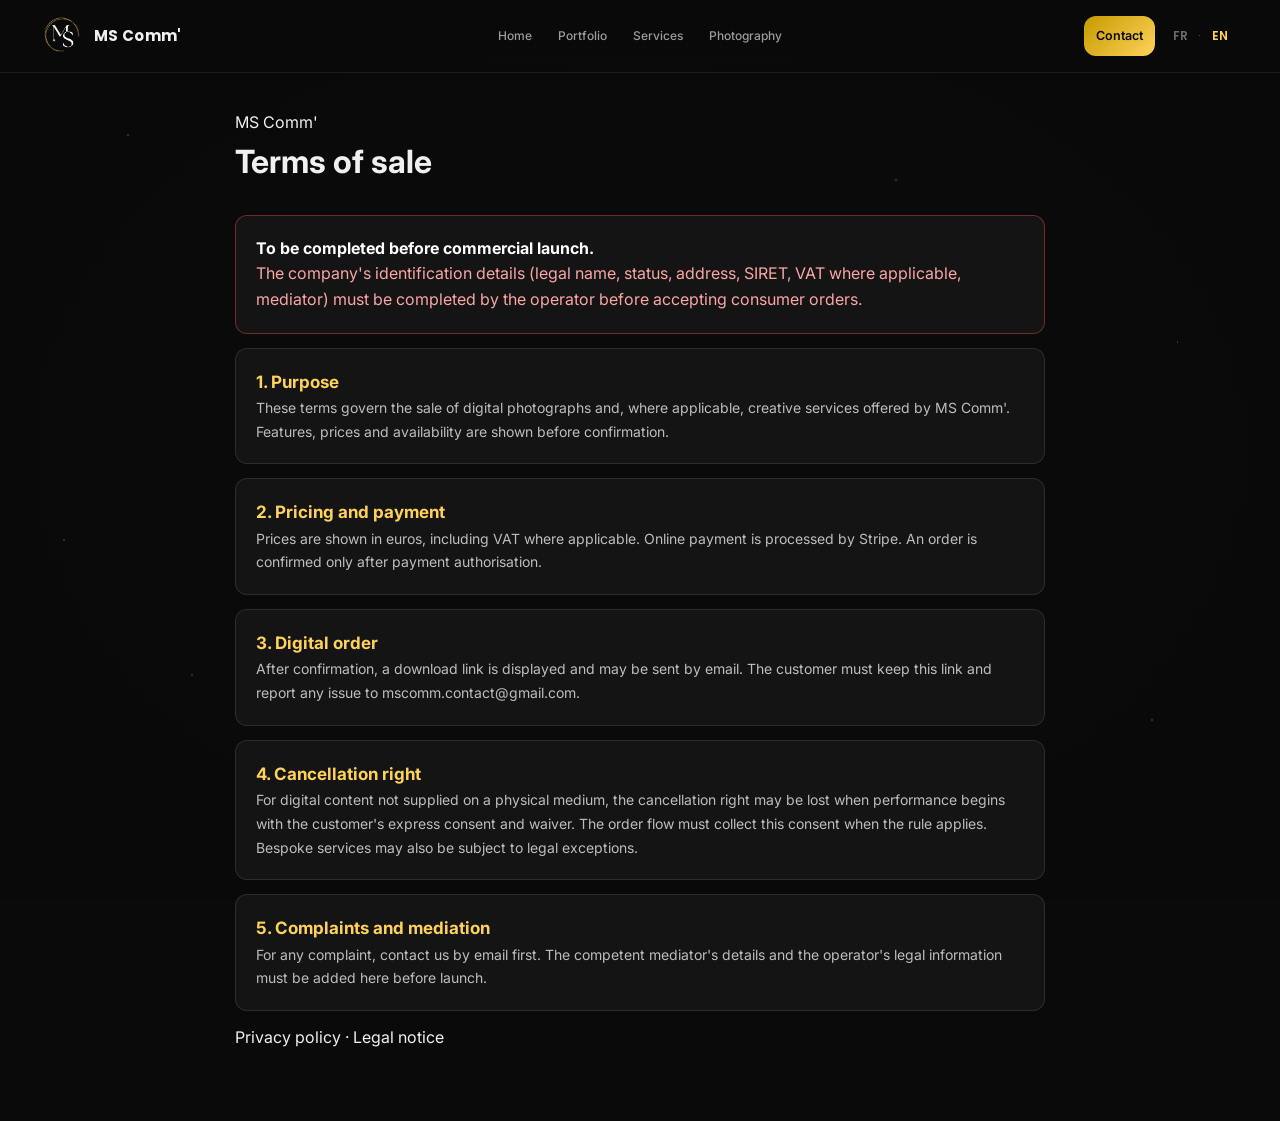
<file: cgv.html>
<!doctype html>
<html lang="fr">
<head>
  <meta charset="utf-8" />
  <meta name="viewport" content="width=device-width,initial-scale=1" />
  <title>Conditions générales de vente | MS Comm'</title>
  <link rel="stylesheet" href="assets/css/style.css?v=20260923a" />
  <script src="assets/js/main.js?v=20260923a" defer></script>
  <script src="assets/js/i18n.js?v=20260923a" defer></script>
  <style>main{max-width:850px;margin:0 auto;padding:110px 20px 70px}h1{margin-bottom:28px}.legal-block{background:#141414;border:1px solid rgba(255,255,255,.1);border-radius:12px;padding:20px;margin:14px 0}.legal-block h2{font-size:17px;color:#ffd25a}.legal-block p,.legal-block li{color:rgba(255,255,255,.72);line-height:1.7;font-size:14px}.legal-warning{border-color:rgba(239,68,68,.45);color:#fca5a5}.legal-warning strong{color:#fff}</style>
</head>
<body>
  <header class="topbar"><div class="container"><div class="topbar-inner"><a class="brand" href="index.html"><img class="brand-logo" src="assets/data/logo_black-removebg.png" alt="MS Comm' logo" /><div class="brand-text"><strong>MS Comm'</strong><span data-i18n="nav.tagline">Prestataire de services de communication</span></div></a><nav class="nav"><a href="index.html" data-i18n="nav.home">Accueil</a><a href="services.html" data-i18n="nav.services">Services</a><a href="contact.html" data-i18n="nav.contact">Contact</a></nav></div></div></header>
  <main>
    <p class="eyebrow">MS Comm'</p><h1>Conditions générales de vente</h1>
    <div class="legal-block legal-warning"><strong>À compléter avant activation commerciale.</strong><br>Les informations d'identification de l'entreprise (nom légal, statut, adresse, SIRET, TVA le cas échéant, médiateur) doivent être renseignées par l'exploitant avant d'accepter des commandes de consommateurs.</div>
    <div class="legal-block"><h2>1. Objet</h2><p>Ces conditions encadrent la vente de photographies numériques et, le cas échéant, de prestations créatives proposées par MS Comm'. Les caractéristiques, prix et disponibilités sont affichés avant validation.</p></div>
    <div class="legal-block"><h2>2. Prix et paiement</h2><p>Les prix sont indiqués en euros, toutes taxes comprises lorsque la TVA est applicable. Le paiement en ligne est traité par Stripe. La commande n'est confirmée qu'après autorisation du paiement.</p></div>
    <div class="legal-block"><h2>3. Commande numérique</h2><p>Après confirmation, un lien de téléchargement est affiché et peut être envoyé par email. Le client doit conserver ce lien et signaler toute difficulté à <a href="mailto:mscomm.contact@gmail.com">mscomm.contact@gmail.com</a>.</p></div>
    <div class="legal-block"><h2>4. Rétractation</h2><p>Pour un contenu numérique non fourni sur support matériel, le droit de rétractation peut être perdu lorsque l'exécution commence avec l'accord exprès du client et sa renonciation. Le parcours de commande doit recueillir cet accord lorsque cette règle s'applique. Les prestations personnalisées peuvent également relever d'exceptions prévues par la loi.</p></div>
    <div class="legal-block"><h2>5. Réclamations et médiation</h2><p>Pour toute réclamation, contactez-nous d'abord par email. Les coordonnées du médiateur compétent et les informations légales de l'exploitant doivent être ajoutées ici avant mise en production.</p></div>
    <p><a href="confidentialite.html">Politique de confidentialité</a> · <a href="mentions-legales.html">Mentions légales</a></p>
  </main>
</body>
</html>
</file>
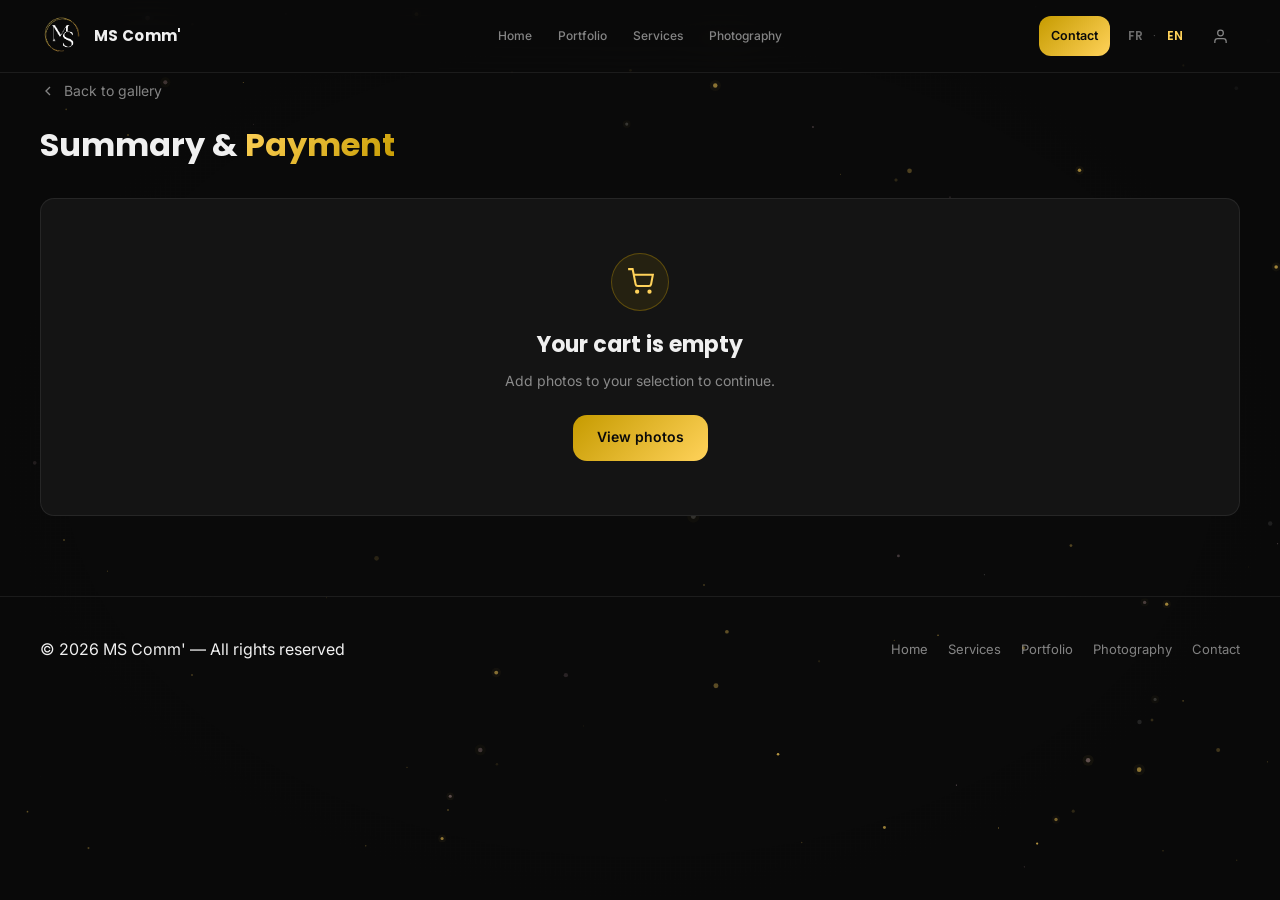
<file: checkout.html>
<!doctype html>
<html lang="fr">
<head>
  <meta charset="UTF-8" />
  <meta name="viewport" content="width=device-width, initial-scale=1.0" />
  <meta name="robots" content="noindex" />
  <title>Paiement | MS Comm' | Prestations de services de communication</title>
  <meta name="description" content="Des supports de communication créatifs, pensés pour votre activité." />
  <meta property="og:type" content="website" />
  <meta property="og:url" content="https://ms-comm.github.io/checkout.html" />
  <meta property="og:title" content="Paiement | MS Comm' | Prestations de services de communication" />
  <meta property="og:description" content="Des supports de communication créatifs, pensés pour votre activité." />
  <meta property="og:image" content="https://ms-comm.github.io/assets/data/logo_white-removebg.png" />
  <meta property="og:locale" content="fr_FR" />
  <meta property="og:site_name" content="MS Comm'" />
  <meta property="twitter:card" content="summary_large_image" />
  <meta property="twitter:title" content="Paiement | MS Comm' | Prestations de services de communication" />
  <meta property="twitter:description" content="Des supports de communication créatifs, pensés pour votre activité." />
  <meta property="twitter:image" content="https://ms-comm.github.io/assets/data/logo_white-removebg.png" />
  <link rel="icon" type="image/png" href="assets/data/logo_white-removebg.png" />
  <link rel="preconnect" href="https://fonts.googleapis.com" />
  <link rel="preconnect" href="https://fonts.gstatic.com" crossorigin />
  <link rel="stylesheet" href="assets/css/style.css?v=20260923a" />
  <link rel="stylesheet" href="assets/css/account.css?v=20260923a" />
  <script src="assets/js/main.js?v=20260923a" defer></script>
  <script src="assets/js/i18n.js?v=20260923a" defer></script>
  <script src="assets/js/account.js?v=20260923a" defer></script>
  <script src="assets/js/track.js" defer></script>
  <script src="https://js.stripe.com/v3/"></script>
  <style>
:root { --gold:#c69b00; --gold-2:#ffd25a; --bg:#0a0a0a; --bg-card:#141414; --border:rgba(255,255,255,0.08); --muted:rgba(255,255,255,0.5); --green:#22c55e; --red:#ef4444; }

.checkout-page { padding:80px 0 80px; }
.checkout-page, .checkout-page * { box-sizing:border-box; }
.checkout-grid { display:grid; grid-template-columns:minmax(0,1fr) minmax(0,380px); gap:32px; align-items:flex-start; min-width:0; }
.checkout-grid > div, .co-block, #stripe-section, #stripe-payment-element { min-width:0; max-width:100%; }
.co-block { background:#141414; border:1px solid var(--border); border-radius:14px; padding:24px; margin-bottom:20px; }
.co-block h3 { font-family:'Poppins',sans-serif; font-size:15px; font-weight:600; color:var(--gold-2); border-bottom:1px solid var(--border); padding-bottom:12px; margin-bottom:18px; display:flex; align-items:center; gap:8px; }
.co-block h3 svg { width:16px; height:16px; }
.form-field { display:flex; flex-direction:column; gap:6px; min-width:0; margin-bottom:14px; }
.form-field label { font-size:12px; font-weight:600; color:var(--muted); text-transform:uppercase; letter-spacing:.5px; }
.form-field input, .form-field select, .form-field textarea { background:#111; border:1px solid var(--border); border-radius:9px; color:#f0f0f0; padding:11px 14px; font-size:14px; outline:none; transition:border-color .2s; font-family:inherit; }
.form-field input:focus, .form-field select:focus, .form-field textarea:focus { border-color:var(--gold); }
.form-row-2 { display:grid; grid-template-columns:minmax(0,1fr) minmax(0,1fr); gap:12px; min-width:0; }
.co-item { display:flex; align-items:center; gap:12px; padding:10px 0; border-bottom:1px solid var(--border); }
.co-item:last-child { border-bottom:none; }
.co-item-thumb { width:52px; height:52px; border-radius:7px; object-fit:cover; background:#111; flex-shrink:0; }
.co-item-info { flex:1; min-width:0; }
.co-item-title { font-size:13px; font-weight:500; white-space:nowrap; overflow:hidden; text-overflow:ellipsis; }
.co-item-price { font-size:12px; color:var(--gold-2); margin-top:3px; font-weight:600; }
.co-total-row { display:flex; justify-content:space-between; font-size:13.5px; padding:7px 0; color:var(--muted); }
.co-total-row.subtotal-row { border-top:1px solid var(--border); padding-top:12px; margin-top:4px; }
.co-total-row.discount { color:#86efac; }
.co-total-row.final { font-size:20px; font-weight:700; color:#f0f0f0; border-top:1px solid var(--border); padding-top:14px; margin-top:6px; }
.pay-btn { width:100%; background:var(--gold); color:#0a0a0a; border:none; border-radius:11px; padding:15px; font-size:16px; font-weight:700; cursor:pointer; transition:background .15s; display:flex; align-items:center; justify-content:center; gap:10px; margin-top:16px; }
.pay-btn:hover { background:var(--gold-2); }
.pay-secure { display:flex; align-items:center; justify-content:center; gap:6px; color:var(--muted); font-size:12px; margin-top:10px; }
.pay-secure svg { width:14px; height:14px; color:var(--green); }
.payment-logos { display:flex; align-items:center; justify-content:center; gap:12px; margin-top:14px; flex-wrap:wrap; }
.pay-logo { background:rgba(255,255,255,.08); border:1px solid rgba(255,255,255,.1); border-radius:7px; padding:6px 14px; font-size:12px; color:var(--muted); font-weight:600; letter-spacing:.5px; }
.success-screen { display:none; text-align:center; padding:60px 20px; }
.empty-cart-screen { display:none; text-align:center; padding:54px 24px; background:#141414; border:1px solid var(--border); border-radius:14px; }
.empty-cart-screen h2 { font-family:'Poppins',sans-serif; font-size:22px; margin:16px 0 8px; }
.empty-cart-screen p { color:var(--muted); font-size:14px; margin:0 auto 22px; }
.empty-cart-icon { width:58px; height:58px; display:flex; align-items:center; justify-content:center; margin:auto; border-radius:50%; color:var(--gold-2); background:rgba(198,155,0,.1); border:1px solid rgba(198,155,0,.35); }
.empty-cart-icon svg { width:27px; height:27px; }
.success-icon { width:72px; height:72px; background:rgba(34,197,94,.1); border:2px solid rgba(34,197,94,.3); border-radius:50%; display:flex; align-items:center; justify-content:center; margin:0 auto 20px; }
.success-icon svg { width:36px; height:36px; color:var(--green); }
.success-screen h2 { font-family:'Poppins',sans-serif; font-size:24px; margin-bottom:10px; }
.success-screen p { color:var(--muted); font-size:15px; max-width:40ch; margin:0 auto 24px; }

.debug-banner { background:rgba(239,68,68,.08); border:1px solid rgba(239,68,68,.3); border-radius:10px; padding:12px 16px; margin-bottom:18px; font-size:13px; color:#fca5a5; display:flex; align-items:center; gap:10px; }
.debug-banner svg { width:16px; height:16px; flex-shrink:0; }
.debug-banner strong { color:#fff; }

/* Stripe Elements container — Stripe injects its own iframe here */
#stripe-payment-element { width:100%; overflow:hidden; background:#111; border:1px solid var(--border); border-radius:9px; padding:14px; min-height:48px; transition:border-color .2s; }
#stripe-payment-element iframe { display:block; width:100% !important; max-width:100% !important; }
#stripe-payment-element.StripeElement--focus { border-color:var(--gold); }
.stripe-error { color:#fca5a5; font-size:12.5px; margin-top:8px; min-height:16px; }
.pay-btn:disabled { opacity:.5; cursor:not-allowed; }
.checkout-consent { display:flex; align-items:flex-start; gap:8px; margin-top:16px; color:var(--muted); font-size:12px; line-height:1.45; }
.checkout-consent input { width:16px; height:16px; display:block; margin:2px 0 0; padding:0; accent-color:var(--gold); flex:0 0 16px; }
.checkout-consent span { flex:1 1 auto; min-width:0; }
.checkout-consent a { color:var(--gold-2); }
.checkout-buyer { display:flex; align-items:center; gap:10px; padding:11px 12px; margin:-3px 0 16px; border:1px solid rgba(198,155,0,.28); border-radius:10px; background:rgba(198,155,0,.06); }
.checkout-buyer[hidden] { display:none; }
.checkout-buyer-avatar { width:30px; height:30px; display:flex; align-items:center; justify-content:center; border-radius:50%; background:var(--gold); color:#0a0a0a; font-size:12px; font-weight:700; flex:0 0 30px; }
.checkout-buyer-copy { min-width:0; flex:1; }
.checkout-buyer-copy strong,.checkout-buyer-copy span { display:block; overflow:hidden; text-overflow:ellipsis; white-space:nowrap; }
.checkout-buyer-copy strong { color:#f4d879; font-size:12px; }
.checkout-buyer-copy span { color:var(--muted); font-size:11px; margin-top:2px; }
.checkout-buyer-counts { color:var(--muted); font-size:10px; white-space:nowrap; }

@media(max-width:900px) { .checkout-grid { grid-template-columns:1fr; gap:20px; } .checkout-grid > div:last-child .co-block { position:static !important; } }
@media(max-width:600px) {
  .checkout-page { padding:72px 0 32px; overflow-x:clip; }
  .checkout-page .container { width:calc(100% - 24px); max-width:100%; }
  .checkout-grid { gap:12px; }
  .co-block { padding:16px 14px; border-radius:12px; }
  #stripe-payment-element { padding:10px; }
  .checkout-buyer { min-width:0; align-items:flex-start; flex-wrap:wrap; }
  .checkout-buyer-counts { max-width:100%; overflow:hidden; text-overflow:ellipsis; }
  .checkout-consent { font-size:11.5px; }
  .pay-btn { padding:14px 12px; font-size:14px; }
  .pay-secure { align-items:flex-start; text-align:center; }
  .payment-logos { gap:6px; }
  .pay-logo { padding:6px 8px; }
  .footer-inner > * { max-width:100%; }
  .footer-inner > p { width:100%; text-align:center; }
  .footer-links { width:100%; max-width:100%; flex-wrap:wrap; justify-content:center; gap:8px 14px; }
}
@media(max-width:380px) {
  .form-row-2 { grid-template-columns:1fr; gap:0; }
}
  </style>
</head>
<body>
  <canvas id="sparkle-canvas"></canvas>
  <header class="topbar">
    <div class="container">
      <div class="topbar-inner">
        <a class="brand" href="index.html">
          <img class="brand-logo" src="assets/data/logo_black-removebg.png" alt="MS Comm'" />
          <div class="brand-text"><strong>MS Comm'</strong><span data-i18n="nav.tagline">Prestataire de services de communication</span></div>
        </a>
        <nav class="nav">
          <a href="index.html" data-i18n="nav.home">Accueil</a>
          <a href="experiences.html" data-i18n="nav.experiences">Expériences</a>
          <a href="services.html" data-i18n="nav.services">Services</a>
          <a href="portfolio.html" data-i18n="nav.portfolio">Portfolio</a>
          <a href="photos.html" data-i18n="nav.photography">Photographie</a>
          <a href="contact.html" data-i18n="nav.contact">Contact</a>
        </nav>
        <div class="nav-actions" style="display:flex;align-items:center;gap:10px">
          <a class="nav-cta" href="contact.html" data-i18n="nav.cta">Demander un devis</a>
        <button class="mobile-toggle" id="menuBtn" type="button" aria-label="Menu">
          <svg width="20" height="20" viewBox="0 0 24 24" fill="none"><path d="M4 7h16M4 12h16M4 17h16" stroke="currentColor" stroke-width="2" stroke-linecap="round"/></svg>
        </button>
        </div>
      </div>
    </div>
  </header>
  <div class="drawer" id="drawer">
    <a href="index.html" data-i18n="nav.home">Accueil</a>
    <a href="experiences.html" data-i18n="nav.experiences">Expériences</a>
    <a href="services.html" data-i18n="nav.services">Services</a>
    <a href="portfolio.html" data-i18n="nav.portfolio">Portfolio</a>
    <a href="photos.html" data-i18n="nav.photography">Photographie</a>
    <a href="contact.html" data-i18n="nav.contact">Contact</a>
  </div>

  <main>
    <div class="checkout-page">
      <div class="container">
        <div style="margin-bottom:28px">
          <a href="photos.html" style="display:inline-flex;align-items:center;gap:8px;color:var(--muted);font-size:14px;text-decoration:none;transition:color .15s" onmouseover="this.style.color='#f0f0f0'" onmouseout="this.style.color=''">
            <svg viewBox="0 0 24 24" fill="none" stroke="currentColor" stroke-width="2" width="16" height="16"><polyline points="15 18 9 12 15 6"/></svg>
            <span data-i18n="checkout.back">Retour à la galerie</span>
          </a>
          <h1 style="font-family:'Poppins',sans-serif;font-size:clamp(1.5rem,3vw,2rem);margin-top:12px">Récapitulatif & <span class="gold">Paiement</span></h1>
        </div>

        <div class="empty-cart-screen" id="empty-cart-screen">
          <div class="empty-cart-icon"><svg viewBox="0 0 24 24" fill="none" stroke="currentColor" stroke-width="1.8"><circle cx="9" cy="21" r="1"/><circle cx="20" cy="21" r="1"/><path d="M1 1h4l2.68 13.39a2 2 0 0 0 2 1.61h9.72a2 2 0 0 0 2-1.61L23 6H6"/></svg></div>
          <h2 data-i18n="checkout.empty.title">Votre panier est vide</h2>
          <p data-i18n="checkout.empty.text">Ajoutez des photos à votre sélection pour continuer.</p>
          <a class="btn btn-gold" href="photos.html" data-i18n="checkout.empty.cta">Voir les photos</a>
        </div>

        <!-- SUCCESS -->
        <div class="success-screen" id="success-screen">
          <div class="success-icon"><svg viewBox="0 0 24 24" fill="none" stroke="currentColor" stroke-width="2.5"><polyline points="20 6 9 17 4 12"/></svg></div>
          <h2 data-i18n="checkout.success.title">Commande reçue !</h2>
          <p id="success-email-status" data-i18n="checkout.success.email">Un email contenant votre lien de téléchargement vous a été envoyé.</p>
          <button id="success-download-btn" onclick="triggerCheckoutZip(this)" class="pay-btn" style="display:inline-flex;max-width:360px;margin:0 auto 14px">
            <svg viewBox="0 0 24 24" fill="none" stroke="currentColor" stroke-width="2.5" width="18" height="18"><path d="M21 15v4a2 2 0 0 1-2 2H5a2 2 0 0 1-2-2v-4"/><polyline points="7 10 12 15 17 10"/><line x1="12" y1="15" x2="12" y2="3"/></svg>
            <span id="success-download-label" data-i18n="checkout.success.download">Télécharger mes photos (.zip)</span>
          </button>
          <br>
          <a href="photos.html" style="display:inline-block;margin-top:8px;color:var(--muted);font-size:13px;text-decoration:none" data-i18n="checkout.success.back">← Retour à la galerie</a>
        </div>

        <!-- CHECKOUT FORM -->
        <div id="checkout-content">
          <div class="checkout-grid">
            <!-- LEFT: form -->
            <div>
              <div class="co-block">
                <h3><svg viewBox="0 0 24 24" fill="none" stroke="currentColor" stroke-width="2"><path d="M20 21v-2a4 4 0 0 0-4-4H8a4 4 0 0 0-4 4v2"/><circle cx="12" cy="7" r="4"/></svg><span data-i18n="checkout.form.details">Vos coordonnées</span></h3>
                <div class="form-row-2">
                  <div class="form-field"><label data-i18n="checkout.form.firstname">Prénom</label><input type="text" id="f-first" autocomplete="given-name" placeholder="Marie" /></div>
                  <div class="form-field"><label data-i18n="checkout.form.lastname">Nom</label><input type="text" id="f-last" autocomplete="family-name" placeholder="Dupont" /></div>
                </div>
                <div class="form-field"><label data-i18n="checkout.form.email">Email *</label><input type="email" id="f-email" autocomplete="email" placeholder="marie.dupont@email.com" /></div>
                <div class="form-field"><label data-i18n="checkout.form.phone">Téléphone</label><input type="tel" id="f-phone" autocomplete="tel" placeholder="+33 6 12 34 56 78" /></div>
              </div>

              <div class="co-block">
                <h3><svg viewBox="0 0 24 24" fill="none" stroke="currentColor" stroke-width="2"><rect x="1" y="4" width="22" height="16" rx="2" ry="2"/><line x1="1" y1="10" x2="23" y2="10"/></svg>Paiement</h3>

                <div id="debug-banner" class="debug-banner" style="display:none">
                  <svg viewBox="0 0 24 24" fill="none" stroke="currentColor" stroke-width="2"><circle cx="12" cy="12" r="10"/><line x1="12" y1="8" x2="12" y2="12"/><line x1="12" y1="16" x2="12.01" y2="16"/></svg>
                  <div><strong>Mode DEBUG activé</strong> — aucun paiement réel ne sera effectué. Les photos seront téléchargeables gratuitement.</div>
                </div>

                <!-- Stripe Elements container (only visible when Stripe is active) -->
                <div id="stripe-section" style="display:none">
                  <div class="form-field">
                    <label data-i18n="checkout.payment.card">Carte bancaire</label>
                    <div id="stripe-payment-element"><!-- Stripe injects here --></div>
                  </div>
                  <div id="stripe-error" class="stripe-error"></div>
                </div>

                <div class="checkout-buyer" id="checkout-buyer" hidden>
                  <div class="checkout-buyer-avatar" id="checkout-buyer-avatar" aria-hidden="true"></div>
                  <div class="checkout-buyer-copy"><strong id="checkout-buyer-name"></strong><span id="checkout-buyer-email"></span></div>
                  <span class="checkout-buyer-counts" id="checkout-buyer-counts"></span>
                </div>

                <div id="pay-error" style="color:#fca5a5;font-size:12.5px;margin-top:4px"></div>

                <label class="checkout-consent" for="checkout-consent">
                  <input type="checkbox" id="checkout-consent" required />
                  <span>J’accepte les <a href="cgv.html" target="_blank" rel="noopener">conditions de vente</a> et la <a href="confidentialite.html" target="_blank" rel="noopener">politique de confidentialité</a>. Je demande la fourniture immédiate du contenu numérique et reconnais perdre mon droit de rétractation dès le début de l’exécution.</span>
                </label>

                <button class="pay-btn" id="pay-btn">
                  <svg viewBox="0 0 24 24" fill="none" stroke="currentColor" stroke-width="2.5" width="18" height="18"><path d="M12 22s8-4 8-10V5l-8-3-8 3v7c0 6 8 10 8 10z"/></svg>
                  <span id="pay-btn-label">Commande avec obligation de paiement — <span id="pay-total-label">0.00€</span></span>
                </button>

                <div class="pay-secure">
                  <svg viewBox="0 0 24 24" fill="none" stroke="currentColor" stroke-width="2"><path d="M12 22s8-4 8-10V5l-8-3-8 3v7c0 6 8 10 8 10z"/></svg>
                  <span data-i18n="checkout.payment.secure">Paiement sécurisé — Stripe, chiffrement SSL 256 bits</span>
                </div>
                <div class="payment-logos">
                  <span class="pay-logo">VISA</span>
                  <span class="pay-logo">MC</span>
                  <span class="pay-logo">AMEX</span>
                  <span class="pay-logo">Apple Pay</span>
                  <span class="pay-logo">Google Pay</span>
                </div>
              </div>
            </div>

            <!-- RIGHT: summary -->
            <div>
              <div class="co-block" style="position:sticky;top:90px">
                <h3><svg viewBox="0 0 24 24" fill="none" stroke="currentColor" stroke-width="2"><circle cx="9" cy="21" r="1"/><circle cx="20" cy="21" r="1"/><path d="M1 1h4l2.68 13.39a2 2 0 0 0 2 1.61h9.72a2 2 0 0 0 2-1.61L23 6H6"/></svg><span data-i18n="checkout.summary.title">Votre sélection</span></h3>
                <div id="co-items"></div>
                <div id="co-totals"></div>
              </div>
            </div>
          </div>
        </div>
      </div>
    </div>
  </main>

  <footer class="footer"><div class="container"><div class="footer-inner">
    <p>© <span id="year"></span> MS Comm' — Tous droits réservés</p>
    <div class="footer-links"><a href="index.html">Accueil</a><a href="experiences.html">Expériences</a><a href="services.html">Services</a><a href="portfolio.html">Portfolio</a><a href="photos.html">Photographie</a><a href="contact.html">Contact</a></div>
  </div></div></footer>

  <script>
const API = (
  window.location.protocol === 'file:' ||
  window.location.hostname === 'localhost' ||
  window.location.hostname === '127.0.0.1' ||
  window.location.hostname === ''
)
  ? 'http://localhost:3000'
  : 'https://ms-comm-server.fly.dev'; /* ← update with your Fly.io URL */

function resolveUrl(u) {
  if (!u) return '';
  return /^https?:\/\//.test(u) ? u : API + u;
}

let data;
try {
  data = JSON.parse(localStorage.getItem('mscomm_checkout') || '{"cart":[],"total":0,"promoDiscount":0,"tierDiscount":0,"discPct":0}');
} catch {
  data = { cart: [], total: 0, promoDiscount: 0, tierDiscount: 0, discPct: 0 };
}
data = data && Array.isArray(data.cart) ? data : { cart: [], total: 0, promoDiscount: 0, tierDiscount: 0, discPct: 0 };

const escapeHtml = value => String(value == null ? '' : value).replace(/[&<>"']/g, ch => ({ '&':'&amp;', '<':'&lt;', '>':'&gt;', '"':'&quot;', "'":'&#39;' }[ch]));
const safeUrl = value => { if (!value) return ''; try { const u = new URL(String(value), window.location.href); return ['http:', 'https:'].includes(u.protocol) ? u.href : ''; } catch { return ''; } };
const checkoutContactFields = ['f-first', 'f-last', 'f-email', 'f-phone'];
let checkoutContactTouched = false;
let checkoutAccountBindAttempts = 0;

function checkoutContact() {
  return {
    firstName: document.getElementById('f-first').value.trim(),
    lastName: document.getElementById('f-last').value.trim(),
    email: document.getElementById('f-email').value.trim(),
    phone: document.getElementById('f-phone').value.trim()
  };
}

function renderCheckoutBuyer(account, counts) {
  const buyer = document.getElementById('checkout-buyer');
  if (!buyer || !account) { if (buyer) buyer.hidden = true; return; }
  const name = account.displayName || [account.firstName, account.lastName].filter(Boolean).join(' ') || account.email;
  document.getElementById('checkout-buyer-avatar').textContent = String(name || account.email || '?').trim().charAt(0).toUpperCase();
  document.getElementById('checkout-buyer-name').textContent = `Compte MS Comm' · ${name}`;
  document.getElementById('checkout-buyer-email').textContent = account.email || '';
  const orderCount = Number(counts?.orders || 0);
  const photoCount = Number(counts?.photosBought || 0);
  document.getElementById('checkout-buyer-counts').textContent = orderCount || photoCount ? `${orderCount} commande${orderCount > 1 ? 's' : ''} · ${photoCount} photo${photoCount > 1 ? 's' : ''}` : 'Compte connecté';
  buyer.hidden = false;
}

function syncCheckoutAccount(account, counts) {
  if (!account) { renderCheckoutBuyer(null); return; }
  if (!checkoutContactTouched) {
    document.getElementById('f-first').value = account.firstName || '';
    document.getElementById('f-last').value = account.lastName || '';
    document.getElementById('f-email').value = account.email || '';
  }
  renderCheckoutBuyer(account, counts);
}

function bindCheckoutAccount() {
  if (window.MSAccount) {
    syncCheckoutAccount(window.MSAccount.account, window.MSAccount.counts);
    window.MSAccount.onChange(state => syncCheckoutAccount(state.account, state.counts));
    return;
  }
  if (++checkoutAccountBindAttempts < 100) window.setTimeout(bindCheckoutAccount, 50);
}
checkoutContactFields.forEach(id => document.getElementById(id).addEventListener('input', () => { checkoutContactTouched = true; }));
bindCheckoutAccount();

document.getElementById('year').textContent = new Date().getFullYear();
document.getElementById('pay-total-label').textContent = parseFloat(data.total || 0).toFixed(2) + '€';

const itemsEl = document.getElementById('co-items');
const totalsEl = document.getElementById('co-totals');

if (data.cart && data.cart.length) {
  itemsEl.innerHTML = data.cart.map(item => `
    <div class="co-item">
      <img class="co-item-thumb" src="${escapeHtml(safeUrl(resolveUrl(item.watermarkedUrl)))}" data-fallback="${escapeHtml(safeUrl(resolveUrl(item.previewUrl)))}" alt="${escapeHtml(item.title || 'Photo')}" />
      <div class="co-item-info">
        <div class="co-item-title">${escapeHtml(item.type === 'album' ? `Album · ${item.title || ''}` : (item.title || 'Photo'))}</div>
        <div class="co-item-price">${Number(item.price || 0).toFixed(2)}€</div>
      </div>
    </div>`).join('');

  itemsEl.querySelectorAll('img[data-fallback]').forEach(img => img.addEventListener('error', () => {
    const fallback = img.dataset.fallback;
    if (fallback && img.src !== fallback) { img.src = fallback; img.dataset.fallback = ''; }
  }, { once: true }));

  const subtotal = data.cart.reduce((s, c) => s + c.price, 0);
  totalsEl.innerHTML = `
    <div class="co-total-row subtotal-row"><span>Sous-total (${data.cart.length === 1 && data.cart[0].type === 'album' ? '1 album' : `${data.cart.length} photos`})</span><span>${subtotal.toFixed(2)}€</span></div>
    ${data.discPct > 0 ? `<div class="co-total-row discount"><span>Remise ${data.discPct}%</span><span>-${data.tierDiscount.toFixed(2)}€</span></div>` : ''}
    ${data.promoDiscount > 0 ? `<div class="co-total-row discount"><span>Code promo</span><span>-${data.promoDiscount.toFixed(2)}€</span></div>` : ''}
    <div class="co-total-row final"><span>Total</span><span>${parseFloat(data.total).toFixed(2)}€</span></div>`;
} else {
  itemsEl.innerHTML = '<p style="color:var(--muted);font-size:13px">Aucun article.</p>';
  document.getElementById('checkout-content').style.display = 'none';
  document.getElementById('empty-cart-screen').style.display = 'block';
}

/* ============================================================================
   PAYMENT FLOW
   -------------------------------------------------------------------------
   1. GET /api/public/settings/public  → decides which mode to use
   2. Debug mode  → POST /api/orders          (server creates completed order)
   3. Stripe mode → POST /api/orders/create-payment-intent
                    → stripe.confirmPayment() redirect-less
                    → POST /api/orders/confirm (finalize, get tokens)
   =========================================================================== */

let stripe = null;         /* Stripe JS instance */
let stripeElements = null; /* Elements instance  */
let pubSettings = {};
let currentOrderId = null;
let paymentIntentEmail = '';
let paymentIntentPromise = null;
let paymentElementInstance = null;

async function initPayment() {
  try {
    const res = await fetch(`${API}/api/public/settings/public`);
    pubSettings = await res.json();
  } catch {
    pubSettings = {};
  }
  const debugMode = pubSettings.paymentDebugMode === true;
  const stripeOn  = pubSettings.stripeEnabled === true && !!pubSettings.stripePublishableKey;

  if (debugMode) {
    document.getElementById('debug-banner').style.display = 'flex';
    document.getElementById('pay-btn-label').innerHTML = `Télécharger (mode debug)`;
    return;
  }

  if (!stripeOn) {
    document.getElementById('pay-error').textContent =
      '⚠️ Paiement indisponible : Stripe n\'est pas configuré. Contactez le support.';
    document.getElementById('pay-btn').disabled = true;
    return;
  }

  /* Stripe init — create the PaymentIntent only after a real email exists. */
  if (!data.cart || !data.cart.length) {
    document.getElementById('pay-error').textContent = 'Panier vide';
    document.getElementById('pay-btn').disabled = true;
    return;
  }

  try {
    stripe = Stripe(pubSettings.stripePublishableKey);
  } catch (err) {
    document.getElementById('pay-error').textContent = 'Impossible de charger Stripe : ' + err.message;
    return;
  }

  /* Reprise automatique après une authentification 3-D Secure. */
  resumePendingPayment().catch(err => {
    document.getElementById('pay-error').textContent = 'Reprise du paiement échouée : ' + err.message;
  });

}

async function mountStripePayment(email) {
  const normalizedEmail = String(email || '').trim().toLowerCase();
  if (!stripe) throw new Error('Stripe n\'est pas initialisé. Rechargez la page.');
  if (!/^[^\s@]+@[^\s@]+\.[^\s@]+$/.test(normalizedEmail)) {
    throw new Error('Email valide requis avant le paiement');
  }
  if (stripeElements && paymentIntentEmail === normalizedEmail) return;
  if (stripeElements && paymentIntentEmail !== normalizedEmail) {
    /* Email changed before payment: discard the old intent UI and create a
       fresh order metadata record for the final address. */
    paymentElementInstance?.unmount();
    document.getElementById('stripe-payment-element').innerHTML = '';
    stripeElements = null;
    currentOrderId = null;
  }
  if (paymentIntentPromise) return paymentIntentPromise;

  paymentIntentPromise = (async () => {
    const contact = checkoutContact();
    const resp = await fetch(`${API}/api/orders/create-payment-intent`, {
      method: 'POST', headers: { 'Content-Type': 'application/json' },
      body: JSON.stringify({
        customer: contact,
        cart:          data.cart,
        promoCode:     data.promoCode     || null,
        promoDiscount: data.promoDiscount || 0,
        tierDiscount:  data.tierDiscount  || 0,
        discPct:       data.discPct       || 0
      })
    });
    const body = await resp.json();
    if (!resp.ok) throw new Error(body.error || 'Erreur serveur');
    currentOrderId = body.orderId;
    sessionStorage.setItem('mscomm_pending_payment', JSON.stringify({ orderId: currentOrderId, clientSecret: body.clientSecret, email: normalizedEmail }));

    /* Mount Stripe Elements (Payment Element — unified card/IBAN/etc.) */
    stripeElements = stripe.elements({
      clientSecret: body.clientSecret,
      defaultValues: { billingDetails: { name: [contact.firstName, contact.lastName].filter(Boolean).join(' '), email: normalizedEmail, ...(contact.phone ? { phone: contact.phone } : {}) } },
      appearance: {
        theme: 'night',
        variables: {
          colorPrimary: '#c69b00',
          colorBackground: '#111111',
          colorText: '#f0f0f0',
          colorDanger: '#ef4444',
          fontFamily: 'system-ui, sans-serif',
          borderRadius: '8px'
        }
      }
    });
    paymentElementInstance = stripeElements.create('payment', { layout: 'tabs' });
    paymentElementInstance.mount('#stripe-payment-element');
    document.getElementById('stripe-section').style.display = 'block';
    paymentIntentEmail = normalizedEmail;
  })();
  try { await paymentIntentPromise; }
  finally { paymentIntentPromise = null; }
}

/* Click handler — routes to debug or Stripe flow */
document.getElementById('pay-btn').addEventListener('click', async () => {
  const email = document.getElementById('f-email').value.trim();
  const errEl = document.getElementById('pay-error');
  errEl.textContent = '';

  if (!email || !/^[^\s@]+@[^\s@]+\.[^\s@]+$/.test(email)) {
    errEl.textContent = 'Email valide requis';
    return;
  }
  if (!document.getElementById('checkout-consent').checked) {
    errEl.textContent = 'Veuillez accepter les conditions de vente et la politique de confidentialité.';
    return;
  }

  const btn = document.getElementById('pay-btn');
  btn.disabled = true;
  const origHtml = btn.innerHTML;
  btn.innerHTML = `<svg viewBox="0 0 24 24" fill="none" stroke="currentColor" stroke-width="2" width="18" height="18" style="animation:spin .7s linear infinite"><path d="M12 2v4M12 18v4M4.93 4.93l2.83 2.83M16.24 16.24l2.83 2.83M2 12h4M18 12h4M4.93 19.07l2.83-2.83M16.24 7.76l2.83-2.83"/></svg>Traitement en cours…`;

  try {
    if (pubSettings.paymentDebugMode) {
      await submitDebugOrder(email);
    } else {
      if (!stripeElements) {
        await mountStripePayment(email);
        errEl.textContent = 'Carte bancaire prête : renseignez vos informations puis cliquez à nouveau.';
        btn.disabled = false;
        btn.innerHTML = origHtml;
        return;
      }
      await mountStripePayment(email);
      await submitStripePayment(email);
    }
  } catch (err) {
    errEl.textContent = err.message || 'Erreur lors du paiement. Réessayez.';
    btn.disabled = false;
    btn.innerHTML = origHtml;
  }
});

/* Debug flow: create an order without Stripe, get tokens immediately. */
async function submitDebugOrder(email) {
  const resp = await fetch(`${API}/api/orders`, {
    method: 'POST', headers: { 'Content-Type': 'application/json' },
    body: JSON.stringify(buildCustomerPayload(email))
  });
  const result = await resp.json();
  if (!resp.ok) throw new Error(result.error || 'Erreur serveur');
  finalizeSuccess(result);
}

/* Stripe flow: confirm the intent, then call /confirm to finalize. */
async function submitStripePayment(email) {
  if (!stripe || !stripeElements || !currentOrderId) {
    throw new Error('Stripe n\'est pas initialisé. Rechargez la page.');
  }

  /* Confirm payment without redirection (we keep the user on this page). */
  const { error, paymentIntent } = await stripe.confirmPayment({
    elements: stripeElements,
    redirect: 'if_required',
    confirmParams: {
      return_url: window.location.href,
      receipt_email: email
    }
  });

  if (error) {
    document.getElementById('stripe-error').textContent = error.message || 'Paiement refusé';
    throw new Error(error.message || 'Paiement refusé');
  }
  if (paymentIntent && paymentIntent.status !== 'succeeded') {
    throw new Error('Paiement non confirmé (' + paymentIntent.status + ')');
  }

  /* Finalize server-side — retrieve the download tokens */
  const resp = await fetch(`${API}/api/orders/confirm`, {
    method: 'POST', headers: { 'Content-Type': 'application/json' },
    body: JSON.stringify({ orderId: currentOrderId })
  });
  const result = await resp.json();
  if (!resp.ok) throw new Error(result.error || 'Finalisation échouée');
  finalizeSuccess(result);
}

/* Stripe may return from an authentication redirect with the PaymentIntent
   client secret in the URL. Confirm the already-paid order server-side so the
   buyer does not need to enter their card twice. */
async function resumePendingPayment() {
  const clientSecret = new URLSearchParams(window.location.search).get('payment_intent_client_secret');
  if (!clientSecret || !stripe) return;
  let pending;
  try { pending = JSON.parse(sessionStorage.getItem('mscomm_pending_payment') || 'null'); } catch { pending = null; }
  if (!pending || pending.clientSecret !== clientSecret || !pending.orderId) return;

  const btn = document.getElementById('pay-btn');
  const errEl = document.getElementById('pay-error');
  btn.disabled = true;
  errEl.textContent = 'Vérification de votre paiement…';
  const { paymentIntent, error } = await stripe.retrievePaymentIntent(clientSecret);
  if (error) throw new Error(error.message || 'PaymentIntent introuvable');
  if (!paymentIntent || paymentIntent.status !== 'succeeded') {
    btn.disabled = false;
    errEl.textContent = 'Paiement non confirmé. Vous pouvez réessayer.';
    sessionStorage.removeItem('mscomm_pending_payment');
    return;
  }

  const resp = await fetch(`${API}/api/orders/confirm`, {
    method: 'POST', headers: { 'Content-Type': 'application/json' },
    body: JSON.stringify({ orderId: pending.orderId })
  });
  const result = await resp.json();
  if (!resp.ok) throw new Error(result.error || 'Finalisation échouée');
  finalizeSuccess(result);
  window.history.replaceState({}, document.title, window.location.pathname + (window.location.hash || ''));
}

function buildCustomerPayload(email) {
  return {
    customer: {
      email,
      firstName: document.getElementById('f-first').value.trim(),
      lastName:  document.getElementById('f-last').value.trim(),
      phone:     document.getElementById('f-phone').value.trim()
    },
    cart:          data.cart || [],
    promoCode:     data.promoCode     || null,
    promoDiscount: data.promoDiscount || 0,
    tierDiscount:  data.tierDiscount  || 0,
    discPct:       data.discPct       || 0
  };
}

/**
 * Render the success screen. We accept the full server response so we can
 * wire the direct-download button and adjust the email status line based on
 * whether SMTP was actually used (result.emailSent).
 */
function finalizeSuccess(result) {
  sessionStorage.removeItem('mscomm_pending_payment');
  const downloadTokens = result.downloadTokens || {};
  let existing = {};
  try { existing = JSON.parse(localStorage.getItem('mscomm_tokens') || '{}') || {}; } catch { existing = {}; }
  localStorage.setItem('mscomm_tokens', JSON.stringify({ ...existing, ...downloadTokens }));
  localStorage.removeItem('mscomm_cart');
  localStorage.removeItem('mscomm_checkout');

  /* Persist order info so "Mes achats" can offer a "Tout télécharger" button
     without requiring the user to keep the checkout page open. Keep the last
     20 orders; older ones are trimmed automatically. */
  if (result.orderId && result.downloadUrl) {
    try {
      const orders = JSON.parse(localStorage.getItem('mscomm_orders') || '[]');
      orders.unshift({
        id:       result.orderId,
        url:      result.downloadUrl,
        photoIds: Object.keys(downloadTokens),
        total:    result.total,
        at:       Date.now()
      });
      localStorage.setItem('mscomm_orders', JSON.stringify(orders.slice(0, 20)));
    } catch { /* storage full or unavailable — not critical */ }
  }

  /* Store order token so the download button can call the client-side ZIP flow. */
  const btn = document.getElementById('success-download-btn');
  if (result.downloadUrl) {
    try {
      const token = new URL(result.downloadUrl).searchParams.get('token') || '';
      btn.dataset.orderId = result.orderId;
      btn.dataset.token   = token;
    } catch {}
  } else {
    btn.style.display = 'none';
  }

  /* Adjust the email status line: success, not-sent (SMTP off), or pending. */
  const statusEl = document.getElementById('success-email-status');
  if (result.emailSent) {
    statusEl.innerHTML = `
      Un <strong style="color:var(--gold-2)">email contenant votre lien de téléchargement</strong>
      vient de vous être envoyé. Vous pouvez aussi télécharger tout de suite :`;
  } else {
    statusEl.innerHTML = `
      <span style="color:var(--gold-2)">Téléchargez vos photos ci-dessous.</span><br>
      <span style="font-size:13px;color:var(--muted)">
        L'envoi par email n'a pas pu être effectué — conservez ce lien ou le bouton actif.
      </span>`;
  }

  document.getElementById('checkout-content').style.display = 'none';
  document.getElementById('success-screen').style.display = 'block';
}

/* Boot the payment layer as soon as the DOM is ready. */
initPayment();
/* Mount Stripe as soon as the buyer leaves a valid email field, so the
   Payment Element is visible before the final click (never auto-submit with
   an empty card form). */
document.getElementById('f-email').addEventListener('blur', () => {
  const email = document.getElementById('f-email').value.trim();
  if (pubSettings.paymentDebugMode || !pubSettings.stripeEnabled) return;
  if (!/^[^\s@]+@[^\s@]+\.[^\s@]+$/.test(email)) return;
  mountStripePayment(email).catch(err => {
    document.getElementById('pay-error').textContent = 'Initialisation du paiement échouée : ' + err.message;
  });
});

async function triggerCheckoutZip(btnEl) {
  const orderId = btnEl.dataset.orderId;
  const token   = btnEl.dataset.token;
  if (!orderId || !token) { alert('Données de commande manquantes — rechargez la page.'); return; }

  const lblEl = document.getElementById('success-download-label');
  const origLabel = lblEl ? lblEl.textContent : '';
  btnEl.disabled = true;
  try {
    if (lblEl) lblEl.textContent = 'Téléchargement…';
    const a = document.createElement('a');
    a.href = `${API}/api/orders/${encodeURIComponent(orderId)}/download-all?token=${encodeURIComponent(token)}`;
    a.download = '';
    document.body.appendChild(a); a.click(); document.body.removeChild(a);
  } catch (err) {
    console.error('[ZIP checkout stream]', err);
    alert('Erreur ZIP : ' + err.message);
  } finally {
    btnEl.disabled = false;
    if (lblEl && origLabel) lblEl.textContent = origLabel;
  }
}
  </script>
  <style>@keyframes spin { to { transform: rotate(360deg); } }</style>
</body>
</html>
</file>
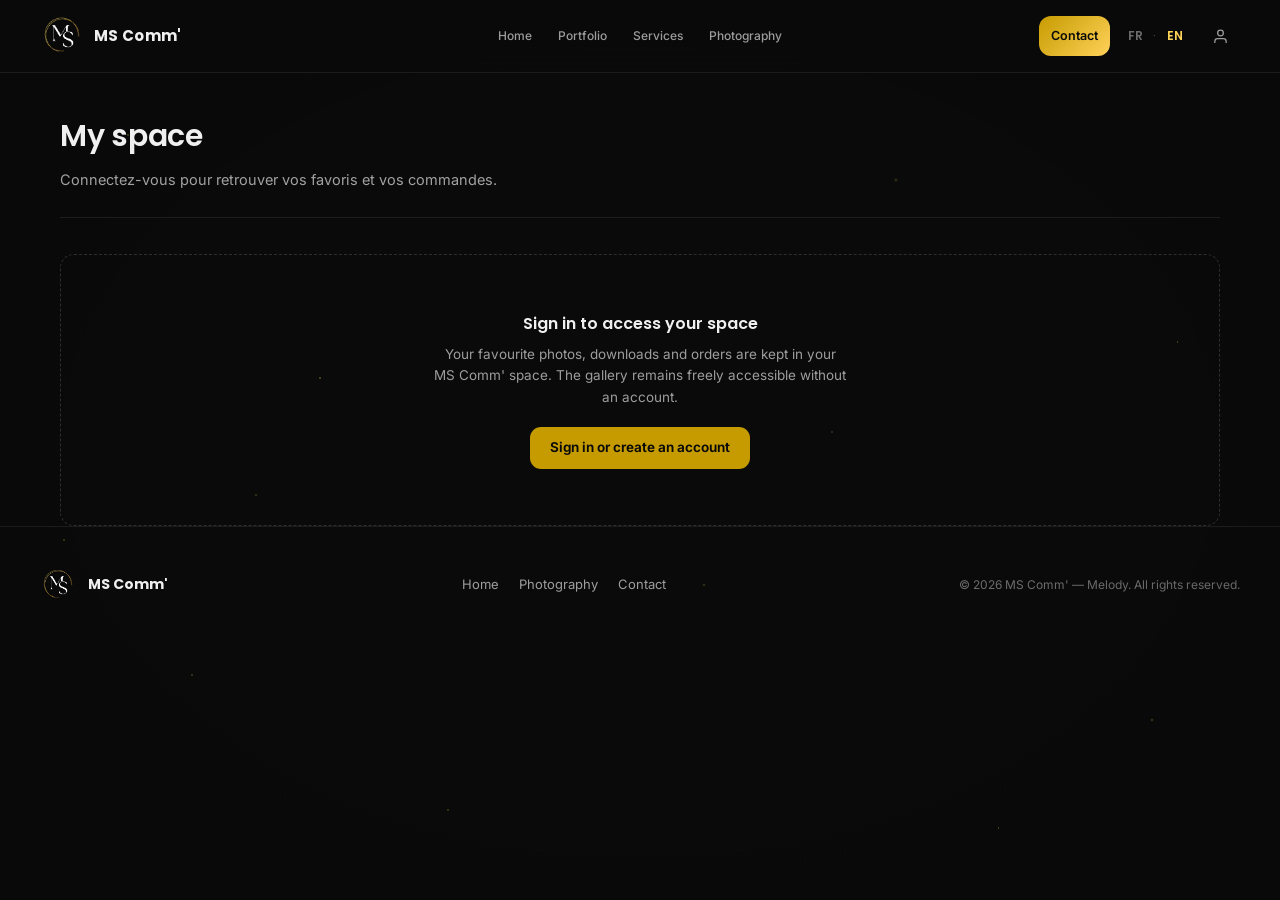
<file: compte.html>
<!doctype html>
<html lang="fr">
<head>
  <meta charset="UTF-8" />
  <meta name="viewport" content="width=device-width, initial-scale=1.0" />
  <meta name="color-scheme" content="dark" />
  <title>Mon espace | MS Comm' | Prestations de services de communication</title>
  <meta property="og:type" content="website" />
  <meta property="og:url" content="https://ms-comm.github.io/compte.html" />
  <meta property="og:title" content="Mon espace | MS Comm' | Prestations de services de communication" />
  <meta property="og:description" content="Des supports de communication créatifs, pensés pour votre activité." />
  <meta property="og:image" content="https://ms-comm.github.io/assets/data/logo_white-removebg.png" />
  <meta property="og:locale" content="fr_FR" />
  <meta property="og:site_name" content="MS Comm'" />
  <meta property="twitter:card" content="summary_large_image" />
  <meta property="twitter:title" content="Mon espace | MS Comm' | Prestations de services de communication" />
  <meta property="twitter:description" content="Des supports de communication créatifs, pensés pour votre activité." />
  <meta property="twitter:image" content="https://ms-comm.github.io/assets/data/logo_white-removebg.png" />
  <meta name="description" content="Des supports de communication créatifs, pensés pour votre activité." />
  <meta name="robots" content="noindex, nofollow" />
  <link rel="manifest" href="manifest.json" />
  <link rel="icon" type="image/png" href="assets/data/logo_white-removebg.png" />
  <link rel="apple-touch-icon" href="assets/data/logo_white-removebg.png" />
  <link rel="preconnect" href="https://fonts.googleapis.com" />
  <link rel="preconnect" href="https://fonts.gstatic.com" crossorigin />
  <link rel="stylesheet" href="assets/css/style.css?v=20260923a" />
  <link rel="stylesheet" href="assets/css/account.css?v=20260923a" />
  <script src="assets/js/main.js?v=20260923a" defer></script>
  <script src="assets/js/i18n.js?v=20260923a" defer></script>
  <script src="assets/js/account.js?v=20260923a" defer></script>
  <script src="assets/js/track.js" defer></script>
  <style>
    /* Page-local layout only. Everything visual reuses the site tokens. */
    .space-wrap { max-width: var(--max); margin: 0 auto; padding: 0 20px; }
    .space-head { padding: 40px 0 26px; border-bottom: 1px solid var(--stroke); }
    .space-head h1 { font-family: var(--font-heading); font-size: 30px; font-weight: 600; letter-spacing: -0.01em; }
    .space-head p { margin-top: 8px; color: rgba(255,255,255,.62); font-size: 14.5px; }

    .space-stats { display: grid; grid-template-columns: repeat(auto-fit, minmax(150px, 1fr)); gap: 12px; margin: 24px 0 8px; }
    .space-stat { padding: 16px 18px; border: 1px solid var(--stroke); border-radius: 12px; background: var(--panel); }
    .space-stat b { display: block; font-size: 24px; font-weight: 650; color: var(--gold-2); font-variant-numeric: tabular-nums; line-height: 1.1; }
    .space-stat span { display: block; margin-top: 3px; font-size: 12.5px; color: rgba(255,255,255,.6); }

    .space-tabs { display: flex; gap: 4px; margin: 26px 0 22px; padding: 4px; border-radius: 12px; background: rgba(255,255,255,.05); width: fit-content; max-width: 100%; overflow-x: auto; }
    .space-tab { padding: 9px 16px; border: none; border-radius: 9px; background: none; color: rgba(255,255,255,.62); font-family: var(--font-body); font-size: 13.5px; font-weight: 500; white-space: nowrap; cursor: pointer; transition: background .18s, color .18s; }
    .space-tab.is-on { background: rgba(255,255,255,.1); color: var(--text); }
    .space-tab:focus-visible { outline: 2px solid var(--gold-2); outline-offset: 1px; }

    .space-panel { display: none; padding-bottom: 70px; }
    .space-panel.is-on { display: block; }

    .fav-grid { display: grid; grid-template-columns: repeat(auto-fill, minmax(200px, 1fr)); gap: 14px; }
    .fav-card { position: relative; overflow: hidden; border-radius: 12px; border: 1px solid var(--stroke); background: #101010; }
    .fav-card img { display: block; width: 100%; aspect-ratio: 4 / 3; object-fit: cover; transition: transform .35s cubic-bezier(.22,1,.36,1); }
    .fav-card:hover img { transform: scale(1.03); }
    .fav-card-bar { display: flex; align-items: center; justify-content: space-between; gap: 8px; padding: 10px 12px; }
    .fav-card-bar strong { font-size: 12.5px; font-weight: 500; overflow: hidden; text-overflow: ellipsis; white-space: nowrap; }
    .fav-drop { border: none; background: none; padding: 4px; color: rgba(255,255,255,.5); cursor: pointer; border-radius: 6px; }
    .fav-drop:hover { color: #fca5a5; background: rgba(255,255,255,.06); }
    .fav-drop svg { width: 15px; height: 15px; display: block; }

    .order-list { display: grid; gap: 12px; }
    .order-row { display: flex; flex-wrap: wrap; align-items: center; justify-content: space-between; gap: 12px; padding: 16px 18px; border: 1px solid var(--stroke); border-radius: 12px; background: var(--panel); }
    .order-row b { font-size: 14px; font-weight: 600; }
    .order-row span { display: block; margin-top: 3px; font-size: 12.5px; color: rgba(255,255,255,.58); }
    .order-total { font-size: 17px; font-weight: 650; color: var(--gold-2); font-variant-numeric: tabular-nums; }
    .order-badge { display: inline-block; padding: 3px 9px; border-radius: 999px; font-size: 11px; font-weight: 600; }
    .order-badge.ok { background: rgba(74,222,128,.14); color: #86efac; }
    .order-badge.wait { background: rgba(198,155,0,.16); color: var(--gold-2); }

    .profile-form { display: grid; gap: 14px; max-width: 460px; }
    .profile-form .acct-row { grid-template-columns: 1fr 1fr; }

    .space-empty { padding: 56px 24px; border: 1px dashed var(--stroke-hover); border-radius: 14px; text-align: center; }
    .space-empty h3 { font-family: var(--font-heading); font-size: 16px; font-weight: 600; margin-bottom: 7px; }
    .space-empty p { font-size: 13.5px; color: rgba(255,255,255,.6); max-width: 46ch; margin: 0 auto 18px; line-height: 1.6; }
    .space-empty a { display: inline-flex; align-items: center; height: 42px; padding: 0 20px; border-radius: 11px; background: var(--gold); color: #0a0a0a; font-size: 13.5px; font-weight: 650; text-decoration: none; }
    .space-empty a:hover { background: var(--gold-2); }

    .space-skel { height: 78px; border-radius: 12px; background: linear-gradient(90deg, rgba(255,255,255,.04), rgba(255,255,255,.08), rgba(255,255,255,.04)); background-size: 200% 100%; animation: space-shimmer 1.3s linear infinite; }
    @keyframes space-shimmer { to { background-position: -200% 0; } }
    @media (prefers-reduced-motion: reduce) {
      .space-skel { animation: none; }
      .fav-card:hover img { transform: none; }
    }
  </style>
</head>
<body>

  <header class="topbar">
    <div class="container">
      <div class="topbar-inner">
        <a class="brand" href="index.html">
          <img class="brand-logo" src="assets/data/logo_black-removebg.png" alt="MS Comm' logo" />
          <div class="brand-text"><strong>MS Comm'</strong><span data-i18n="nav.tagline">Prestataire de services de communication</span></div>
        </a>
        <nav class="nav">
          <a href="index.html" data-i18n="nav.home">Accueil</a>
          <a href="experiences.html" data-i18n="nav.experiences">Expériences</a>
          <a href="services.html" data-i18n="nav.services">Services</a>
          <a href="portfolio.html" data-i18n="nav.portfolio">Portfolio</a>
          <a href="photos.html" data-i18n="nav.photography">Photographie</a>
          <a href="contact.html" data-i18n="nav.contact">Contact</a>
        </nav>
        <div class="nav-actions" style="display:flex;align-items:center;gap:10px">
          <a class="nav-cta" href="contact.html" data-i18n="nav.cta">Demander un devis</a>
          <button class="mobile-toggle" id="menuBtn" type="button" aria-label="Menu">
            <svg width="20" height="20" viewBox="0 0 24 24" fill="none"><path d="M4 7h16M4 12h16M4 17h16" stroke="currentColor" stroke-width="2" stroke-linecap="round"/></svg>
          </button>
        </div>
      </div>
    </div>
  </header>

  <div class="drawer" id="drawer">
    <a href="index.html" data-i18n="nav.home">Accueil</a>
    <a href="experiences.html" data-i18n="nav.experiences">Expériences</a>
    <a href="services.html" data-i18n="nav.services">Services</a>
    <a href="portfolio.html" data-i18n="nav.portfolio">Portfolio</a>
    <a href="photos.html" data-i18n="nav.photography">Photographie</a>
    <a href="contact.html" data-i18n="nav.contact">Contact</a>
  </div>

  <main style="padding-top:var(--nav-h)">
    <div class="space-wrap">

      <div class="space-head">
        <h1 id="space-hello">Mon espace</h1>
        <p id="space-sub">Chargement de votre espace…</p>
      </div>

      <!-- Signed out -->
      <section id="space-anon" hidden>
        <div class="space-empty" style="margin-top:36px">
          <h3>Connectez-vous pour accéder à votre espace</h3>
          <p>Vos photos favorites, vos téléchargements et vos commandes sont conservés dans votre espace MS&nbsp;Comm'. La galerie reste librement consultable sans compte.</p>
          <a href="#" id="space-signin">Se connecter ou créer un compte</a>
        </div>
      </section>

      <!-- Signed in -->
      <section id="space-in" hidden>
        <div class="space-stats" id="space-stats"></div>

        <div class="space-tabs" role="tablist">
          <button class="space-tab is-on" type="button" role="tab" data-tab="favoris" aria-selected="true">Mes favoris</button>
          <button class="space-tab" type="button" role="tab" data-tab="commandes" aria-selected="false">Mes commandes</button>
          <button class="space-tab" type="button" role="tab" data-tab="profil" aria-selected="false">Mes informations</button>
        </div>

        <div class="space-panel is-on" id="panel-favoris">
          <div id="fav-body"><div class="space-skel"></div></div>
        </div>

        <div class="space-panel" id="panel-commandes">
          <div id="orders-body"><div class="space-skel"></div></div>
        </div>

        <div class="space-panel" id="panel-profil">
          <form class="profile-form" id="profile-form" novalidate>
            <div class="acct-row">
              <label class="acct-field"><span>Prénom</span><input name="firstName" type="text" autocomplete="given-name" /></label>
              <label class="acct-field"><span>Nom</span><input name="lastName" type="text" autocomplete="family-name" /></label>
            </div>
            <label class="acct-field"><span>Adresse e-mail</span><input name="email" type="email" disabled /></label>
            <p class="acct-hint">L'adresse e-mail sert de clé à vos commandes et ne peut pas être modifiée ici. Écrivez-nous pour la changer.</p>
            <label style="display:flex;gap:10px;align-items:flex-start;font-size:13px;color:rgba(255,255,255,.72)">
              <input type="checkbox" name="marketingOptIn" style="width:17px;height:17px;margin-top:2px;accent-color:var(--gold)" />
              <span>Je souhaite être informé(e) des nouvelles galeries et actualités MS Comm'.</span>
            </label>
            <p class="acct-error" id="profile-msg"></p>
            <button class="acct-submit" type="submit"><span>Enregistrer</span></button>
          </form>

          <form class="profile-form" id="password-form" novalidate style="margin-top:34px;padding-top:28px;border-top:1px solid var(--stroke)">
            <h3 style="font-family:var(--font-heading);font-size:15px;font-weight:600">Changer de mot de passe</h3>
            <label class="acct-field"><span>Mot de passe actuel</span><span class="acct-password-wrap"><input name="currentPassword" type="password" autocomplete="current-password" required /><button class="acct-password-toggle" type="button" data-password-toggle aria-label="Afficher le mot de passe" aria-pressed="false"><svg class="password-eye password-eye-open" viewBox="0 0 24 24" fill="none" stroke="currentColor" stroke-width="1.8" aria-hidden="true"><path d="M2 12s3.5-6 10-6 10 6 10 6-3.5 6-10 6S2 12 2 12Z"/><circle cx="12" cy="12" r="2.5"/></svg><svg class="password-eye password-eye-closed" viewBox="0 0 24 24" fill="none" stroke="currentColor" stroke-width="1.8" aria-hidden="true"><path d="m3 3 18 18M10.6 10.6a2 2 0 0 0 2.8 2.8M9.9 5.3A11.6 11.6 0 0 1 12 5c6.5 0 10 7 10 7a18.5 18.5 0 0 1-3.1 3.9M6.2 6.2C3.5 8 2 12 2 12s3.5 7 10 7c1.4 0 2.7-.3 3.8-.8"/></svg></button></span></label>
            <label class="acct-field"><span>Nouveau mot de passe</span><span class="acct-password-wrap"><input name="newPassword" type="password" autocomplete="new-password" required /><button class="acct-password-toggle" type="button" data-password-toggle aria-label="Afficher le mot de passe" aria-pressed="false"><svg class="password-eye password-eye-open" viewBox="0 0 24 24" fill="none" stroke="currentColor" stroke-width="1.8" aria-hidden="true"><path d="M2 12s3.5-6 10-6 10 6 10 6-3.5 6-10 6S2 12 2 12Z"/><circle cx="12" cy="12" r="2.5"/></svg><svg class="password-eye password-eye-closed" viewBox="0 0 24 24" fill="none" stroke="currentColor" stroke-width="1.8" aria-hidden="true"><path d="m3 3 18 18M10.6 10.6a2 2 0 0 0 2.8 2.8M9.9 5.3A11.6 11.6 0 0 1 12 5c6.5 0 10 7 10 7a18.5 18.5 0 0 1-3.1 3.9M6.2 6.2C3.5 8 2 12 2 12s3.5 7 10 7c1.4 0 2.7-.3 3.8-.8"/></svg></button></span></label>
            <p class="acct-hint">10 caractères minimum.</p>
            <p class="acct-error" id="password-msg"></p>
            <button class="acct-submit" type="submit"><span>Mettre à jour</span></button>
          </form>
        </div>
      </section>

    </div>
  </main>

  <footer class="footer">
    <div class="container">
      <div class="footer-inner">
        <div class="footer-brand">
          <img src="assets/data/logo_black-removebg.png" alt="MS" />
          <span>MS Comm'</span>
        </div>
        <div class="footer-links">
          <a href="index.html" data-i18n="nav.home">Accueil</a>
          <a href="photos.html" data-i18n="nav.photography">Photographie</a>
          <a href="contact.html" data-i18n="nav.contact">Contact</a>
        </div>
        <div class="footer-copy">© <span id="year"></span> MS Comm' — Melody. Tous droits réservés.</div>
      </div>
    </div>
  </footer>

  <script>
  (function () {
    'use strict';
    const $ = id => document.getElementById(id);

    function esc(s) {
      return String(s == null ? '' : s).replace(/[&<>"']/g, c => (
        { '&': '&amp;', '<': '&lt;', '>': '&gt;', '"': '&quot;', "'": '&#39;' }[c]
      ));
    }
    function euro(n) {
      return (Number(n) || 0).toLocaleString('fr-FR', { style: 'currency', currency: 'EUR' });
    }
    function frDate(v) {
      if (!v) return '';
      const d = new Date(v);
      return isNaN(d) ? '' : d.toLocaleDateString('fr-FR', { day: '2-digit', month: 'long', year: 'numeric' });
    }
    function resolveUrl(u) {
      if (!u) return '';
      return /^https?:\/\//.test(u) ? u : window.MSAccount.API + u;
    }

    /* Tabs, deep-linkable so the header menu can point straight at a section. */
    function selectTab(name) {
      const valid = ['favoris', 'commandes', 'profil'];
      const tab = valid.indexOf(name) >= 0 ? name : 'favoris';
      document.querySelectorAll('.space-tab').forEach(b => {
        const on = b.dataset.tab === tab;
        b.classList.toggle('is-on', on);
        b.setAttribute('aria-selected', on ? 'true' : 'false');
      });
      valid.forEach(v => $('panel-' + v).classList.toggle('is-on', v === tab));
      if (history.replaceState) history.replaceState(null, '', '#' + tab);
    }
    document.querySelectorAll('.space-tab').forEach(b => {
      b.addEventListener('click', () => selectTab(b.dataset.tab));
    });

    async function renderFavorites() {
      const body = $('fav-body');
      const r = await window.MSAccount.request('/api/account/favorites');
      if (!r.ok) { body.innerHTML = '<p class="acct-error">Impossible de charger vos favoris.</p>'; return; }
      const data = await r.json();
      const photos = data.photos || [];
      if (!photos.length) {
        body.innerHTML =
          '<div class="space-empty"><h3>Aucun favori pour l\'instant</h3>' +
          '<p>Ouvrez une photo dans la galerie et touchez le cœur : elle sera conservée ici, prête à être téléchargée ou commandée.</p>' +
          '<a href="photos.html">Parcourir la galerie</a></div>';
        return;
      }
      body.innerHTML = '<div class="fav-grid">' + photos.map(p =>
        '<figure class="fav-card">' +
        '  <a href="photos.html?photo=' + encodeURIComponent(p.id) + '">' +
        '    <img src="' + esc(resolveUrl(p.downloadType === 'free' ? p.previewUrl : (p.watermarkedUrl || p.previewUrl))) + '" alt="' + esc(p.title) + '" loading="lazy" />' +
        '  </a>' +
        '  <figcaption class="fav-card-bar">' +
        '    <strong>' + esc(p.title || 'Sans titre') + '</strong>' +
        '    <button class="fav-drop" type="button" data-remove="' + esc(p.id) + '" aria-label="Retirer des favoris">' +
        '      <svg viewBox="0 0 24 24" fill="none" stroke="currentColor" stroke-width="2"><path d="M3 6h18M8 6V4h8v2m-9 0v14a2 2 0 0 0 2 2h6a2 2 0 0 0 2-2V6"/></svg>' +
        '    </button>' +
        '  </figcaption>' +
        '</figure>').join('') + '</div>';

      body.querySelectorAll('[data-remove]').forEach(btn => {
        btn.addEventListener('click', async () => {
          btn.disabled = true;
          await window.MSAccount.toggleFavorite(btn.dataset.remove);
          window.MSAccount.toast('Photo retirée de vos favoris.');
          renderFavorites();
          renderStats();
        });
      });
    }

    async function renderOrders() {
      const body = $('orders-body');
      const r = await window.MSAccount.request('/api/account/orders');
      if (!r.ok) { body.innerHTML = '<p class="acct-error">Impossible de charger vos commandes.</p>'; return; }
      const data = await r.json();
      const orders = data.orders || [];
      if (!orders.length) {
        body.innerHTML =
          '<div class="space-empty"><h3>Aucune commande</h3>' +
          '<p>Vos achats de photos apparaîtront ici, avec leurs liens de téléchargement, même ceux passés avant la création de votre compte.</p>' +
          '<a href="photos.html">Voir la galerie</a></div>';
        return;
      }
      body.innerHTML = '<div class="order-list">' + orders.map(o => {
        const paid = !o.status || o.status === 'paid' || o.status === 'completed';
        return '<article class="order-row">' +
          '<div><b>' + (o.photos || []).length + ' photo' + ((o.photos || []).length > 1 ? 's' : '') + '</b>' +
          '<span>' + frDate(o.completedAt || o.createdAt) + ' · n° ' + esc(String(o.id).slice(0, 8)) + '</span></div>' +
          '<span class="order-badge ' + (paid ? 'ok' : 'wait') + '">' + (paid ? 'Payée' : 'En attente') + '</span>' +
          '<div class="order-total">' + euro(o.total) + '</div>' +
          '</article>';
      }).join('') + '</div>';
    }

    function renderStats() {
      const c = window.MSAccount.counts || {};
      $('space-stats').innerHTML = [
        ['Favoris', window.MSAccount.favorites.size || c.favorites || 0],
        ['Commandes', c.orders || 0],
        ['Photos achetées', c.photosBought || 0],
      ].map(([label, value]) =>
        '<div class="space-stat"><b>' + esc(String(value)) + '</b><span>' + label + '</span></div>'
      ).join('');
    }

    function fillProfile() {
      const a = window.MSAccount.account;
      const f = $('profile-form');
      f.firstName.value = a.firstName || '';
      f.lastName.value  = a.lastName || '';
      f.email.value     = a.email || '';
      f.marketingOptIn.checked = !!a.marketingOptIn;
    }

    $('profile-form').addEventListener('submit', async e => {
      e.preventDefault();
      const f = e.currentTarget, msg = $('profile-msg');
      msg.textContent = '';
      msg.style.color = '';
      const r = await window.MSAccount.request('/api/account/me', {
        method: 'PATCH',
        headers: { 'Content-Type': 'application/json' },
        body: JSON.stringify({
          firstName: f.firstName.value.trim(),
          lastName: f.lastName.value.trim(),
          marketingOptIn: f.marketingOptIn.checked
        })
      });
      if (!r.ok) { msg.textContent = 'Enregistrement impossible. Réessayez.'; return; }
      await window.MSAccount.refresh();
      msg.style.color = '#86efac';
      msg.textContent = 'Informations enregistrées.';
      paint();
    });

    $('password-form').addEventListener('submit', async e => {
      e.preventDefault();
      const f = e.currentTarget, msg = $('password-msg');
      msg.textContent = '';
      msg.style.color = '';
      const r = await window.MSAccount.request('/api/account/change-password', {
        method: 'POST',
        headers: { 'Content-Type': 'application/json' },
        body: JSON.stringify({ currentPassword: f.currentPassword.value, newPassword: f.newPassword.value })
      });
      const data = await r.json().catch(() => ({}));
      if (!r.ok) { msg.textContent = data.error || 'Modification impossible.'; return; }
      f.reset();
      msg.style.color = '#86efac';
      msg.textContent = 'Mot de passe mis à jour.';
    });

    $('space-signin').addEventListener('click', e => {
      e.preventDefault();
      window.MSAccount.openDialog({});
    });

    function paint() {
      const a = window.MSAccount.account;
      $('space-anon').hidden = !!a;
      $('space-in').hidden   = !a;
      if (!a) {
        $('space-hello').textContent = 'Mon espace';
        $('space-sub').textContent = 'Connectez-vous pour retrouver vos favoris et vos commandes.';
        return;
      }
      $('space-hello').textContent = a.firstName ? ('Bonjour ' + a.firstName) : 'Mon espace';
      $('space-sub').textContent = 'Membre depuis le ' + frDate(a.createdAt) + '.';
      renderStats();
      fillProfile();
      renderFavorites();
      renderOrders();
    }

    function boot() {
      if (!window.MSAccount) { setTimeout(boot, 60); return; }
      selectTab((location.hash || '').replace('#', ''));
      window.MSAccount.onChange(() => { $('space-anon').hidden = !!window.MSAccount.account; });
      window.MSAccount.refresh().then(paint).catch(paint);
    }
    boot();

    const y = document.getElementById('year');
    if (y) y.textContent = new Date().getFullYear();
  })();
  </script>

</body>
</html>
</file>
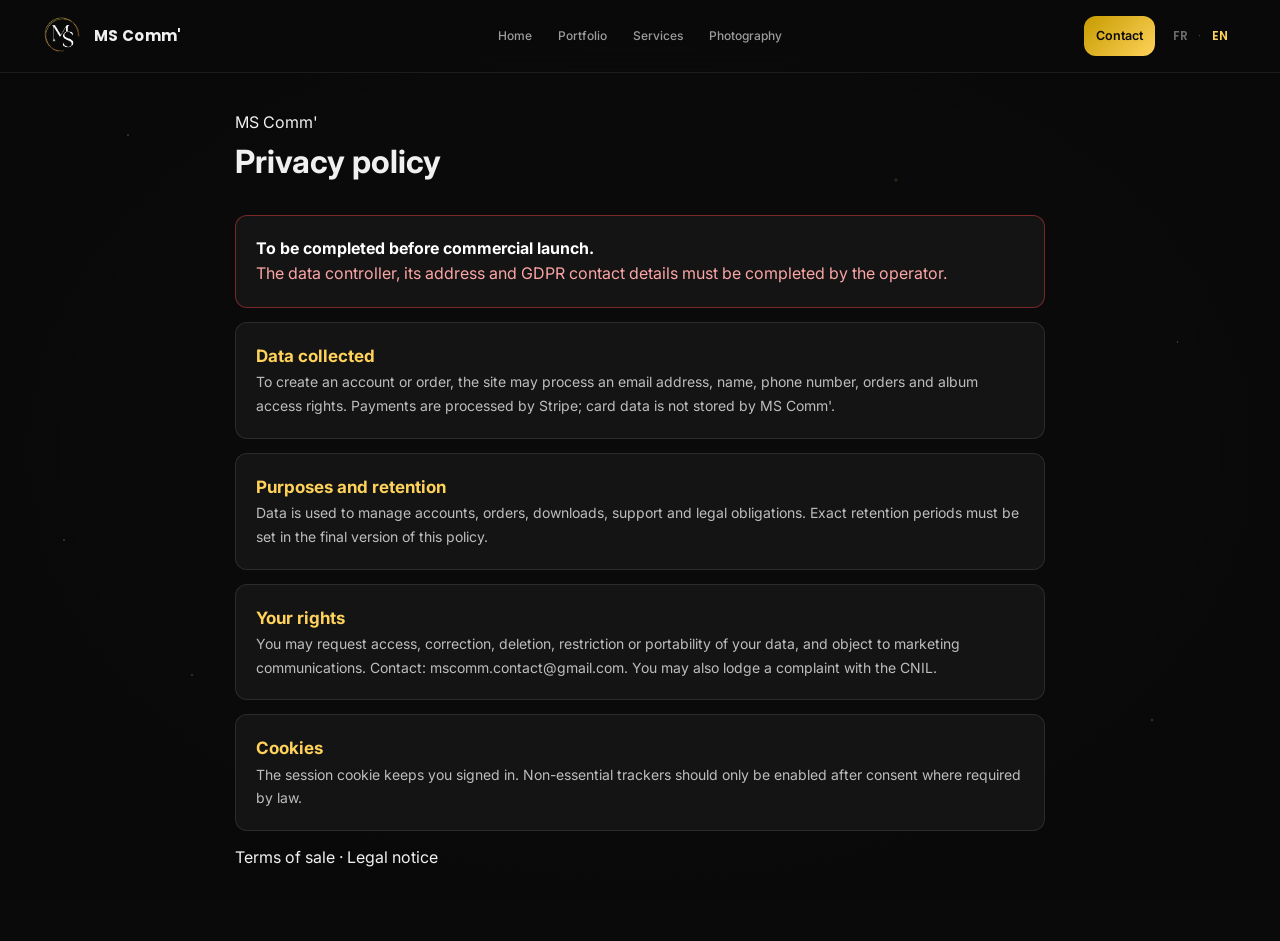
<file: confidentialite.html>
<!doctype html>
<html lang="fr">
<head>
  <meta charset="utf-8" /><meta name="viewport" content="width=device-width,initial-scale=1" />
  <title>Politique de confidentialité | MS Comm'</title>
  <link rel="stylesheet" href="assets/css/style.css?v=20260923a" />
  <script src="assets/js/main.js?v=20260923a" defer></script><script src="assets/js/i18n.js?v=20260923a" defer></script>
  <style>main{max-width:850px;margin:0 auto;padding:110px 20px 70px}h1{margin-bottom:28px}.legal-block{background:#141414;border:1px solid rgba(255,255,255,.1);border-radius:12px;padding:20px;margin:14px 0}.legal-block h2{font-size:17px;color:#ffd25a}.legal-block p,.legal-block li{color:rgba(255,255,255,.72);line-height:1.7;font-size:14px}.legal-warning{border-color:rgba(239,68,68,.45);color:#fca5a5}.legal-warning strong{color:#fff}</style>
</head>
<body>
<header class="topbar"><div class="container"><div class="topbar-inner"><a class="brand" href="index.html"><img class="brand-logo" src="assets/data/logo_black-removebg.png" alt="MS Comm' logo" /><div class="brand-text"><strong>MS Comm'</strong><span data-i18n="nav.tagline">Prestataire de services de communication</span></div></a><nav class="nav"><a href="index.html" data-i18n="nav.home">Accueil</a><a href="services.html" data-i18n="nav.services">Services</a><a href="contact.html" data-i18n="nav.contact">Contact</a></nav></div></div></header>
<main><p class="eyebrow">MS Comm'</p><h1>Politique de confidentialité</h1><div class="legal-block legal-warning"><strong>À compléter avant activation commerciale.</strong><br>Le responsable de traitement, son adresse et les coordonnées de contact RGPD doivent être renseignés par l'exploitant.</div><div class="legal-block"><h2>Données collectées</h2><p>Pour créer un compte ou une commande, le site peut traiter une adresse email, un nom, un téléphone, les commandes et les droits d'accès aux albums. Les paiements sont traités par Stripe ; les données de carte ne sont pas stockées par MS Comm'.</p></div><div class="legal-block"><h2>Finalités et durée</h2><p>Les données servent à gérer les comptes, commandes, téléchargements, support et obligations légales. Les durées exactes de conservation doivent être fixées dans la version finale de cette politique.</p></div><div class="legal-block"><h2>Vos droits</h2><p>Vous pouvez demander l'accès, la rectification, l'effacement, la limitation ou la portabilité de vos données, et vous opposer aux communications marketing. Contact : <a href="mailto:mscomm.contact@gmail.com">mscomm.contact@gmail.com</a>. Une réclamation peut être adressée à la CNIL.</p></div><div class="legal-block"><h2>Cookies</h2><p>Le cookie de session est utilisé pour maintenir la connexion. Les traceurs non nécessaires ne doivent être activés qu'après consentement lorsque la loi l'exige.</p></div><p><a href="cgv.html">Conditions générales de vente</a> · <a href="mentions-legales.html">Mentions légales</a></p></main>
</body>
</html>
</file>
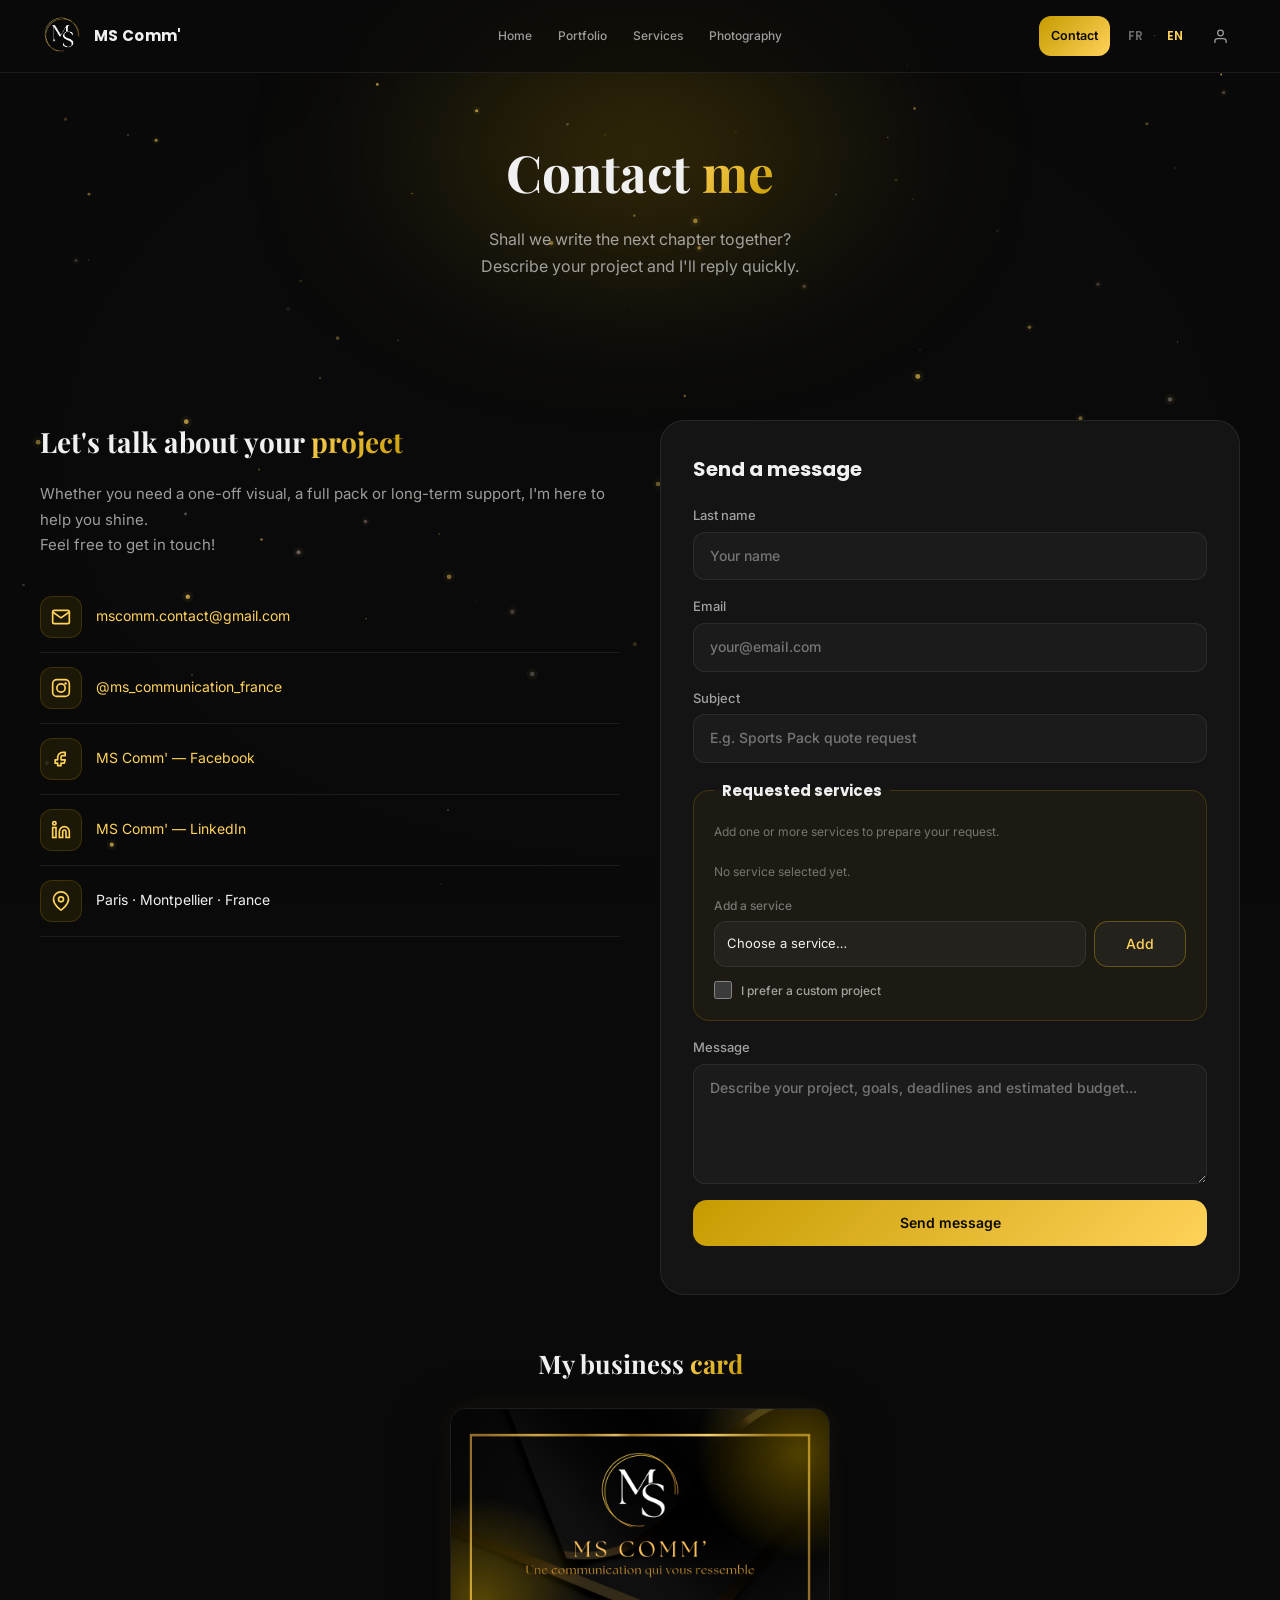
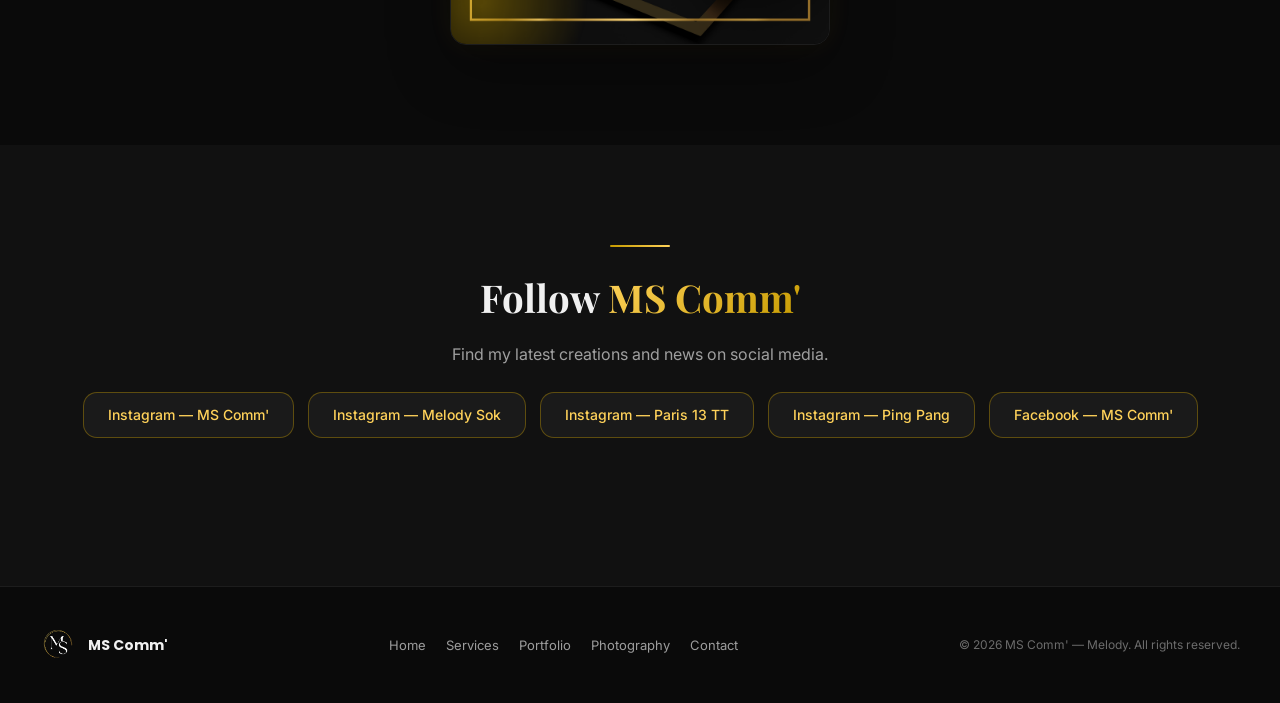
<file: contact.html>
<!doctype html>
<html lang="fr">
<head>
  <meta charset="UTF-8" />
  <meta name="viewport" content="width=device-width, initial-scale=1.0" />
  <meta name="color-scheme" content="dark" />
  <title>Contact Communication Sportive Paris | MS Comm' | Melody</title>
  <meta name="description" content="Contactez MS Comm' Paris pour vos projets de communication sportive, média et événementiel. Services pour clubs sportifs, athlètes, événements sportifs. Devis personnalisé." />
  <meta name="author" content="Melody MS Comm'" />
  <meta name="robots" content="index, follow" />
  
  <!-- Open Graph / Facebook -->
  <meta property="og:type" content="website" />
  <meta property="og:url" content="https://ms-comm.github.io/contact.html?lang=fr" />
  <meta property="og:title" content="Contact Communication Sportive Paris | MS Comm' | Melody" />
  <meta property="og:description" content="Contactez MS Comm' Paris pour vos projets de communication sportive, média et événementiel. Services pour clubs sportifs, athlètes, événements sportifs. Devis personnalisé." />
  <meta property="og:image" content="https://ms-comm.github.io/assets/data/logo_white-removebg.png" />
  <meta property="og:image:alt" content="MS Comm' logo" />
  <meta property="og:locale" content="fr_FR" />
  <meta property="og:site_name" content="MS Comm'" />
  
  <!-- Twitter -->
  <meta name="twitter:card" content="summary_large_image" />
  <meta name="twitter:url" content="https://ms-comm.github.io/contact.html?lang=fr" />
  <meta name="twitter:title" content="Contact Communication Sportive Paris | MS Comm' | Melody" />
  <meta name="twitter:description" content="Contactez MS Comm' Paris pour vos projets de communication sportive, média et événementiel. Services pour clubs sportifs, athlètes, événements sportifs. Devis personnalisé." />
  <meta name="twitter:image" content="https://ms-comm.github.io/assets/data/logo_white-removebg.png" />
  <link rel="alternate" hreflang="fr" href="https://ms-comm.github.io/contact.html?lang=fr" />
  <link rel="alternate" hreflang="en" href="https://ms-comm.github.io/contact.html?lang=en" />
  <link rel="alternate" hreflang="x-default" href="https://ms-comm.github.io/contact.html?lang=fr" />
  <link rel="manifest" href="manifest.json" />
  <link rel="icon" type="image/png" href="assets/data/logo_white-removebg.png" />
  <link rel="apple-touch-icon" href="assets/data/logo_white-removebg.png" />
  <link rel="preconnect" href="https://fonts.googleapis.com" />
  <link rel="preconnect" href="https://fonts.gstatic.com" crossorigin />
  <link rel="stylesheet" href="assets/css/style.css?v=20260923a" />
  <link rel="stylesheet" href="assets/css/account.css?v=20260923a" />
  <script src="assets/js/main.js?v=20260929a" defer></script>
  <script src="assets/js/i18n.js?v=20260929a" defer></script>
  <script src="assets/js/seo.js?v=20260927b" defer></script>
  <script src="assets/js/account.js?v=20260923a" defer></script>
  <script src="assets/js/track.js" defer></script>

  <!-- JSON-LD Schema.org -->
  <script type="application/ld+json">
  {
    "@context": "https://schema.org",
    "@type": "ContactPage",
    "name": "Contact MS Comm' — Communication Sportive Paris",
    "url": "https://ms-comm.github.io/contact.html",
    "description": "Contactez MS Comm' pour vos projets de communication sportive, média et événementiel à Paris.",
    "mainEntity": {
      "@type": "Organization",
      "@id": "https://ms-comm.github.io/#organization",
      "name": "MS Comm'",
      "url": "https://ms-comm.github.io/",
      "sameAs": [
        "https://www.instagram.com/ms_communication_france/"
      ]
    }
  }
  </script>
</head>
<body>

  <canvas id="sparkle-canvas"></canvas>

  <header class="topbar">
    <div class="container">
      <div class="topbar-inner">
        <a class="brand" href="index.html">
          <img class="brand-logo" src="assets/data/logo_black-removebg.png" alt="MS Comm' logo" />
          <div class="brand-text">
            <strong>MS Comm'</strong>
            <span data-i18n="nav.tagline">Prestataire de services de communication</span>
          </div>
        </a>
        <nav class="nav">
          <a href="index.html" data-i18n="nav.home">Accueil</a>
          <a href="experiences.html" data-i18n="nav.experiences">Expériences</a>
          <a href="services.html" data-i18n="nav.services">Services</a>
          <a href="portfolio.html" data-i18n="nav.portfolio">Portfolio</a>
          <a href="photos.html" data-i18n="nav.photography">Photographie</a>
          <a href="contact.html" class="active" data-i18n="nav.contact">Contact</a>
        </nav>
        <div class="nav-actions" style="display:flex;align-items:center;gap:10px">
          <a class="nav-cta" href="contact.html" data-i18n="nav.cta">Demander un devis</a>
          <button class="mobile-toggle" id="menuBtn" type="button" aria-label="Menu">
            <svg width="20" height="20" viewBox="0 0 24 24" fill="none"><path d="M4 7h16M4 12h16M4 17h16" stroke="currentColor" stroke-width="2" stroke-linecap="round"/></svg>
          </button>
        </div>
      </div>
    </div>
  </header>

  <div class="drawer" id="drawer">
    <a href="index.html" data-i18n="nav.home">Accueil</a>
    <a href="experiences.html" data-i18n="nav.experiences">Expériences</a>
    <a href="services.html" data-i18n="nav.services">Services</a>
    <a href="portfolio.html" data-i18n="nav.portfolio">Portfolio</a>
    <a href="photos.html" data-i18n="nav.photography">Photographie</a>
    <a href="contact.html" data-i18n="nav.contact">Contact</a>
  </div>

  <main>

    <div class="page-header">
      <h1>Me <span class="gold">Contacter</span></h1>
      <p><span data-i18n="contact.page.sub1">Et si on écrivait la suite ensemble ?</span> <br><span data-i18n="contact.page.sub2">Décrivez votre projet et je vous répondrai rapidement.</span></p>
      <div id="packBanner" class="pack-banner" style="display:none"></div>
    </div>

    <section class="section">
      <div class="container">
        <div class="contact-grid">

          <!-- Infos -->
          <div class="contact-info reveal-left">
            <h3>Discutons de votre <span class="gold">projet</span></h3>
            <p>
              Que vous ayez besoin d'un visuel ponctuel, d'un pack complet ou d'un accompagnement
              sur le long terme, je suis là pour vous aider à briller. <br>N'hésitez pas à me contacter !
            </p>

            <div class="contact-detail">
              <div class="contact-detail-icon">
                <svg width="20" height="20" viewBox="0 0 24 24" fill="none"><path d="M4 4h16c1.1 0 2 .9 2 2v12c0 1.1-.9 2-2 2H4c-1.1 0-2-.9-2-2V6c0-1.1.9-2 2-2z" stroke="currentColor" stroke-width="2"/><path d="M22 6l-10 7L2 6" stroke="currentColor" stroke-width="2" stroke-linecap="round" stroke-linejoin="round"/></svg>
              </div>
              <span><a href="mailto:mscomm.contact@gmail.com">mscomm.contact@gmail.com</a></span>
            </div>

            <div class="contact-detail">
              <div class="contact-detail-icon">
                <svg width="20" height="20" viewBox="0 0 24 24" fill="none"><rect x="2" y="2" width="20" height="20" rx="5" stroke="currentColor" stroke-width="2"/><circle cx="12" cy="12" r="5" stroke="currentColor" stroke-width="2"/><circle cx="17.5" cy="6.5" r="1.5" fill="currentColor"/></svg>
              </div>
              <span><a href="https://www.instagram.com/ms_communication_france/" target="_blank" rel="noopener">@ms_communication_france</a></span>
            </div>

            <div class="contact-detail">
              <div class="contact-detail-icon">
                <svg width="20" height="20" viewBox="0 0 24 24" fill="none"><path d="M14 8h3V4h-3c-3.3 0-6 2.7-6 6v3H5v4h3v3h4v-3h4l1-4h-5v-3c0-1.1.9-2 2-2z" stroke="currentColor" stroke-width="2" stroke-linecap="round" stroke-linejoin="round"/></svg>
              </div>
              <span><a href="https://www.facebook.com/share/1CMyp7KkkU/?mibextid=wwXIfr" target="_blank" rel="noopener">MS Comm' — Facebook </a></span>
            </div>

            <div class="contact-detail">
              <div class="contact-detail-icon">
                <svg width="20" height="20" viewBox="0 0 24 24" fill="none"><path d="M16 8a6 6 0 0 1 6 6v7h-4v-7a2 2 0 0 0-4 0v7h-4v-7a6 6 0 0 1 6-6z" stroke="currentColor" stroke-width="2"/><rect x="2" y="9" width="4" height="12" stroke="currentColor" stroke-width="2"/><circle cx="4" cy="4" r="2" stroke="currentColor" stroke-width="2"/></svg>
              </div>
              <span><a href="https://www.linkedin.com/company/ms-comm%E2%80%99/" target="_blank" rel="noopener">MS Comm' — LinkedIn</a></span>
            </div>

            <div class="contact-detail">
              <div class="contact-detail-icon">
                <svg width="20" height="20" viewBox="0 0 24 24" fill="none"><path d="M21 10c0 7-9 13-9 13s-9-6-9-13a9 9 0 0 1 18 0z" stroke="currentColor" stroke-width="2"/><circle cx="12" cy="10" r="3" stroke="currentColor" stroke-width="2"/></svg>
              </div>
              <span data-i18n="contact.location">Paris · Montpellier · France</span>
            </div>

          </div>

          <!-- Formulaire -->
          <div class="contact-form reveal-right">
            <h3 data-i18n="contact.form.title">Envoyer un message</h3>
            <form id="contactForm">
              <label>
                <span data-i18n="contact.form.name.label">Nom</span>
                <input name="name" autocomplete="name" placeholder="Votre nom" data-i18n-placeholder="contact.form.name.ph" required />
              </label>
              <label>
                <span data-i18n="contact.form.email.label">Email</span>
                <input name="email" type="email" autocomplete="email" placeholder="votre@email.com" data-i18n-placeholder="contact.form.email.ph" required />
              </label>
              <label>
                <span data-i18n="contact.form.subject.label">Sujet</span>
                <input name="subject" placeholder="Ex : Demande de devis Pack Sportif" data-i18n-placeholder="contact.form.subject.ph" />
              </label>
              <fieldset class="contact-selection" id="contactSelection">
                <legend data-i18n="contact.form.services.legend">Prestations souhaitées</legend>
                <p class="contact-selection-help" data-i18n="contact.form.services.help">Ajoutez une ou plusieurs prestations pour préparer votre demande.</p>
                <div class="selection-chips" id="selectedServices" aria-live="polite"></div>
                <p class="selection-empty" id="selectionEmpty" data-i18n="contact.form.services.empty">Aucune prestation sélectionnée pour le moment.</p>
                <div class="selection-picker">
                  <label for="servicePicker" class="selection-picker-label" data-i18n="contact.form.services.addLabel">Ajouter une prestation</label>
                  <div class="selection-picker-controls">
                    <select id="servicePicker">
                      <option value="" data-i18n="contact.form.services.choose">Choisir une prestation…</option>
                      <optgroup label="Packs" data-i18n-label="contact.form.services.packsGroup">
                        <option value="Pack Réseaux Sociaux Starter — 80€">Pack Réseaux Sociaux Starter — 80€</option>
                        <option value="Pack Réseaux Sociaux Boost — 190€">Pack Réseaux Sociaux Boost — 190€</option>
                        <option value="Pack Identité Visuelle — 320€">Pack Identité Visuelle — 320€</option>
                        <option value="Pack Sportif — 150€">Pack Sportif — 150€</option>
                        <option value="Pack Beauté & Bien-être — 140€">Pack Beauté & Bien-être — 140€</option>
                        <option value="Pack Restauration — 100€">Pack Restauration — 100€</option>
                        <option value="Pack Événement — 70€">Pack Événement — 70€</option>
                      </optgroup>
                      <optgroup label="À la carte" data-i18n-label="contact.form.services.cardGroup">
                        <option value="1 photo — 20€">1 photo — 20€</option>
                        <option value="10 photos — 150€">10 photos — 150€</option>
                        <option value="20 photos ou plus — 10€ / unité">20 photos ou plus — 10€ / unité</option>
                        <option value="Photo d'événement — Prix à discuter">Photo d'événement — Prix à discuter</option>
                      </optgroup>
                      <option value="Projet personnalisé" data-i18n="contact.form.services.custom">Projet personnalisé</option>
                    </select>
                    <button class="btn btn-outline-gold selection-add" id="addServiceBtn" type="button" data-i18n="contact.form.services.add">Ajouter</button>
                  </div>
                </div>
                <label class="custom-service-toggle">
                  <input type="checkbox" id="customServiceToggle" />
                  <span data-i18n="contact.form.services.customToggle">Je préfère un projet personnalisé</span>
                </label>
              </fieldset>
              <label>
                <span data-i18n="contact.form.message.label">Message</span>
                <textarea name="message" placeholder="Décrivez votre projet, vos objectifs, délais et budget estimé..." data-i18n-placeholder="contact.form.message.ph" required></textarea>
              </label>
              <button class="btn btn-gold" type="submit" style="width:100%" data-i18n="contact.form.submit">Envoyer le message</button>
              <div id="formHint" style="font-size:12px;color:var(--muted-2);text-align:center" aria-live="polite"></div>
            </form>
          </div>

        </div>

        <!-- Carte de visite 3D -->
        <div class="card3d-section reveal">
          <h3 style="text-align:center;font-family:var(--font-display);font-size:clamp(20px,2vw,28px);margin-bottom:24px">Ma carte de <span class="gold">visite</span></h3>
          <div class="card3d-wrap">
            <div class="card3d" id="card3d">
              <div class="card3d-face card3d-front">
                <img src="assets/data/visit_card_recto.png" alt="Carte de visite recto" />
              </div>
              <div class="card3d-face card3d-back">
                <img src="assets/data/visit_card_verso.png" alt="Carte de visite verso" />
              </div>
            </div>
          </div>
        </div>

      </div>
    </section>

    <!-- CTA réseaux -->
    <section class="section" style="background:var(--bg-2)">
      <div class="container">
        <div class="section-header reveal">
          <div class="section-line"></div>
          <h2>Suivez <span class="gold">MS Comm'</span></h2>
          <p data-i18n="contact.socials.sub">Retrouvez mes dernières créations et actualités sur les réseaux sociaux.</p>
          <div style="margin-top:24px;display:flex;gap:14px;justify-content:center;flex-wrap:wrap">
            <a class="btn btn-outline-gold" href="https://www.instagram.com/ms_communication_france/" target="_blank" rel="noopener">Instagram — MS Comm'</a>
            <a class="btn btn-outline-gold" href="https://www.instagram.com/melododo2001/" target="_blank" rel="noopener">Instagram — Melody Sok</a>
            <a class="btn btn-outline-gold" href="https://www.instagram.com/paris13tt/" target="_blank" rel="noopener">Instagram — Paris 13 TT</a>
            <a class="btn btn-outline-gold" href="https://www.instagram.com/pingpangeffect/" target="_blank" rel="noopener">Instagram — Ping Pang</a>
            <a class="btn btn-outline-gold" href="https://www.facebook.com/share/1CMyp7KkkU/?mibextid=wwXIfr" target="_blank" rel="noopener">Facebook — MS Comm'</a>
          </div>
        </div>
      </div>
    </section>

  </main>

  <footer class="footer">
    <div class="container">
      <div class="footer-inner">
        <div class="footer-brand">
          <img src="assets/data/logo_black-removebg.png" alt="MS" />
          <span>MS Comm'</span>
        </div>
        <div class="footer-links">
          <a href="index.html" data-i18n="nav.home">Accueil</a>
          <a href="experiences.html" data-i18n="nav.experiences">Expériences</a>
          <a href="services.html" data-i18n="nav.services">Services</a>
          <a href="portfolio.html" data-i18n="nav.portfolio">Portfolio</a>
          <a href="photos.html" data-i18n="nav.photography">Photographie</a>
          <a href="contact.html" data-i18n="nav.contact">Contact</a>
        </div>
        <div class="footer-copy">© <span id="year"></span> MS Comm' — Melody. Tous droits réservés.</div>
      </div>
    </div>
  </footer>

  <button class="scroll-top" id="scrollTop" aria-label="Retour en haut">
    <svg viewBox="0 0 24 24" fill="none"><path d="M12 19V5m0 0l-7 7m7-7l7 7" stroke="currentColor" stroke-width="2" stroke-linecap="round" stroke-linejoin="round"/></svg>
  </button>

</body>
</html>
</file>
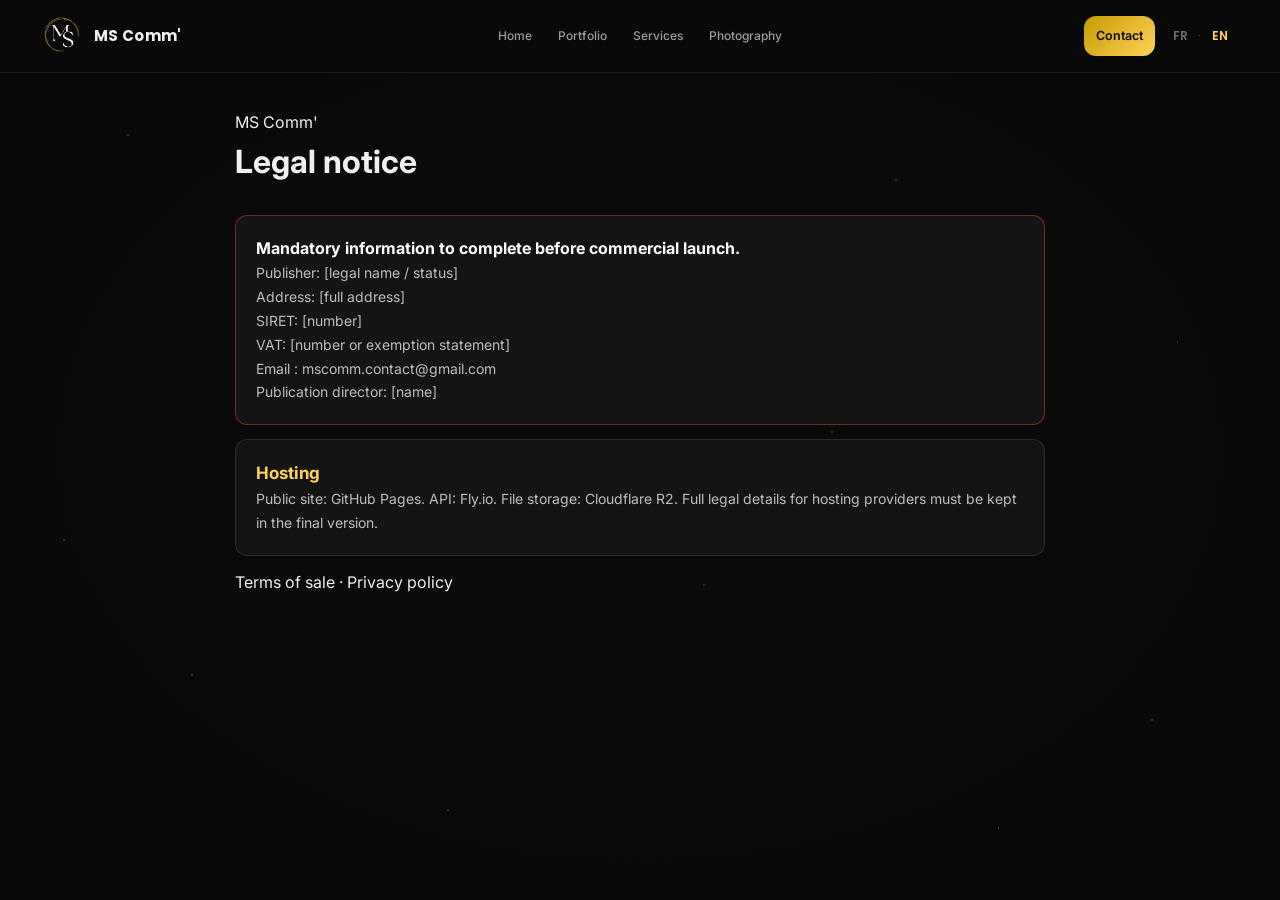
<file: mentions-legales.html>
<!doctype html>
<html lang="fr">
<head>
  <meta charset="utf-8" /><meta name="viewport" content="width=device-width,initial-scale=1" />
  <title>Mentions légales | MS Comm'</title>
  <link rel="stylesheet" href="assets/css/style.css?v=20260923a" />
  <script src="assets/js/main.js?v=20260923a" defer></script><script src="assets/js/i18n.js?v=20260923a" defer></script>
  <style>main{max-width:850px;margin:0 auto;padding:110px 20px 70px}h1{margin-bottom:28px}.legal-block{background:#141414;border:1px solid rgba(255,255,255,.1);border-radius:12px;padding:20px;margin:14px 0}.legal-block h2{font-size:17px;color:#ffd25a}.legal-block p{color:rgba(255,255,255,.72);line-height:1.7;font-size:14px}.legal-warning{border-color:rgba(239,68,68,.45);color:#fca5a5}.legal-warning strong{color:#fff}</style>
</head>
<body>
<header class="topbar"><div class="container"><div class="topbar-inner"><a class="brand" href="index.html"><img class="brand-logo" src="assets/data/logo_black-removebg.png" alt="MS Comm' logo" /><div class="brand-text"><strong>MS Comm'</strong><span data-i18n="nav.tagline">Prestataire de services de communication</span></div></a><nav class="nav"><a href="index.html" data-i18n="nav.home">Accueil</a><a href="services.html" data-i18n="nav.services">Services</a><a href="contact.html" data-i18n="nav.contact">Contact</a></nav></div></div></header>
<main><p class="eyebrow">MS Comm'</p><h1>Mentions légales</h1><div class="legal-block legal-warning"><strong>Informations obligatoires à renseigner avant mise en ligne commerciale.</strong><p>Éditeur : [nom légal / statut]<br>Adresse : [adresse complète]<br>SIRET : [numéro]<br>TVA : [numéro ou mention d'exonération]<br>Email : <a href="mailto:mscomm.contact@gmail.com">mscomm.contact@gmail.com</a><br>Directeur de publication : [nom]</p></div><div class="legal-block"><h2>Hébergement</h2><p>Site public : GitHub Pages. API : Fly.io. Stockage des fichiers : Cloudflare R2. Les coordonnées légales complètes des hébergeurs doivent être conservées dans la version finale.</p></div><p><a href="cgv.html">Conditions générales de vente</a> · <a href="confidentialite.html">Politique de confidentialité</a></p></main>
</body>
</html>
</file>
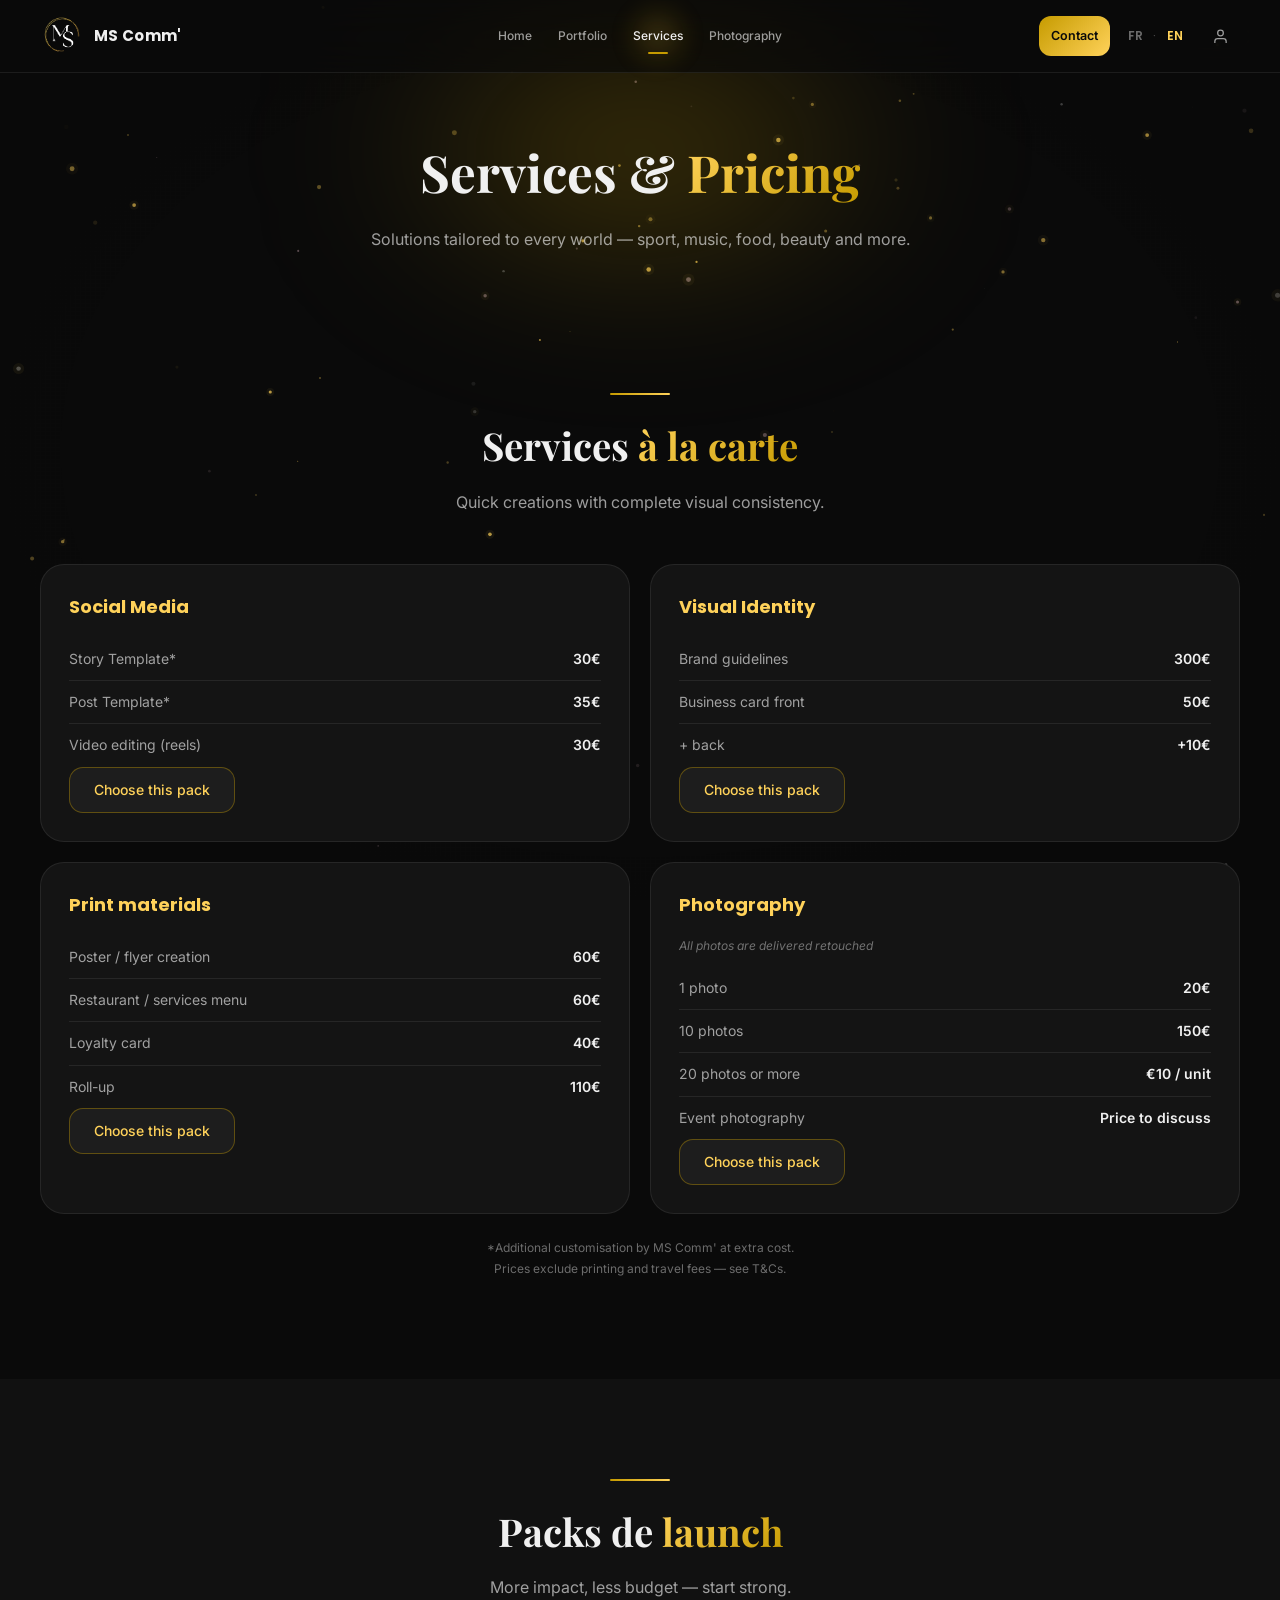
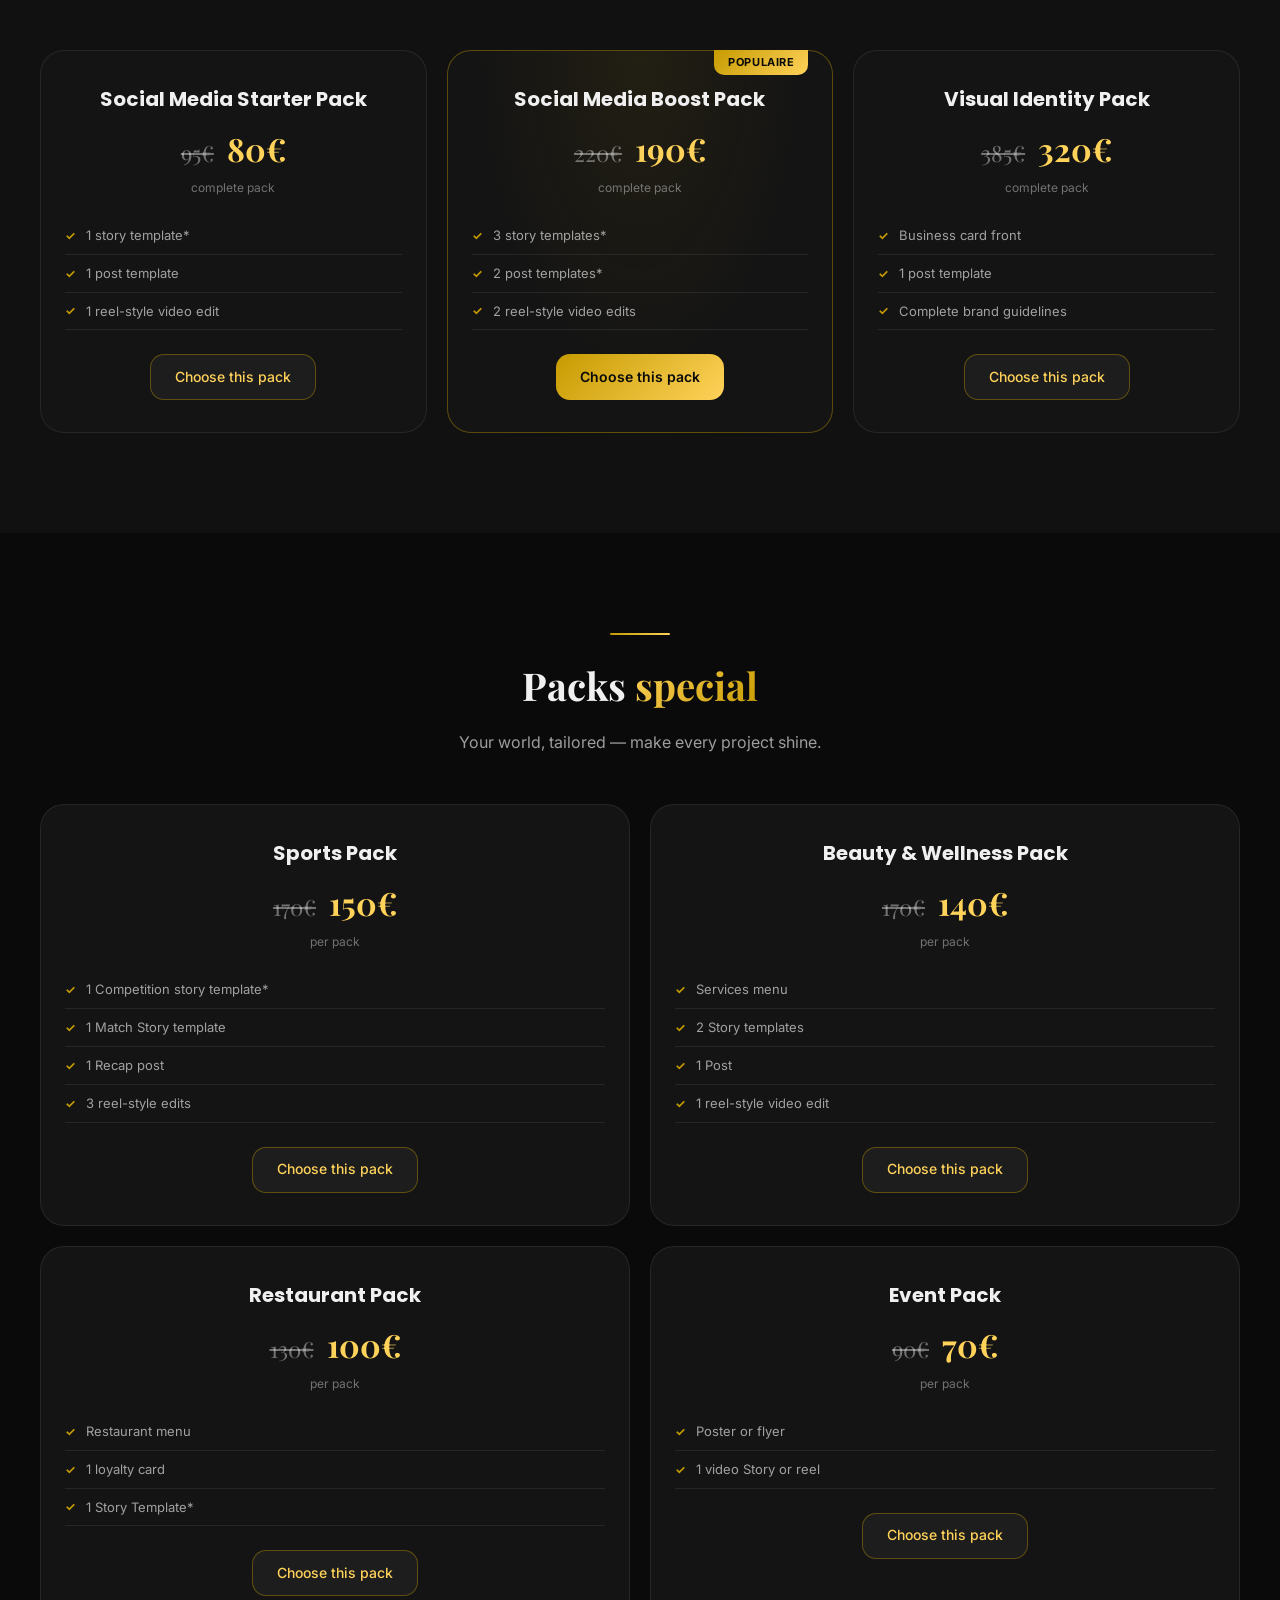
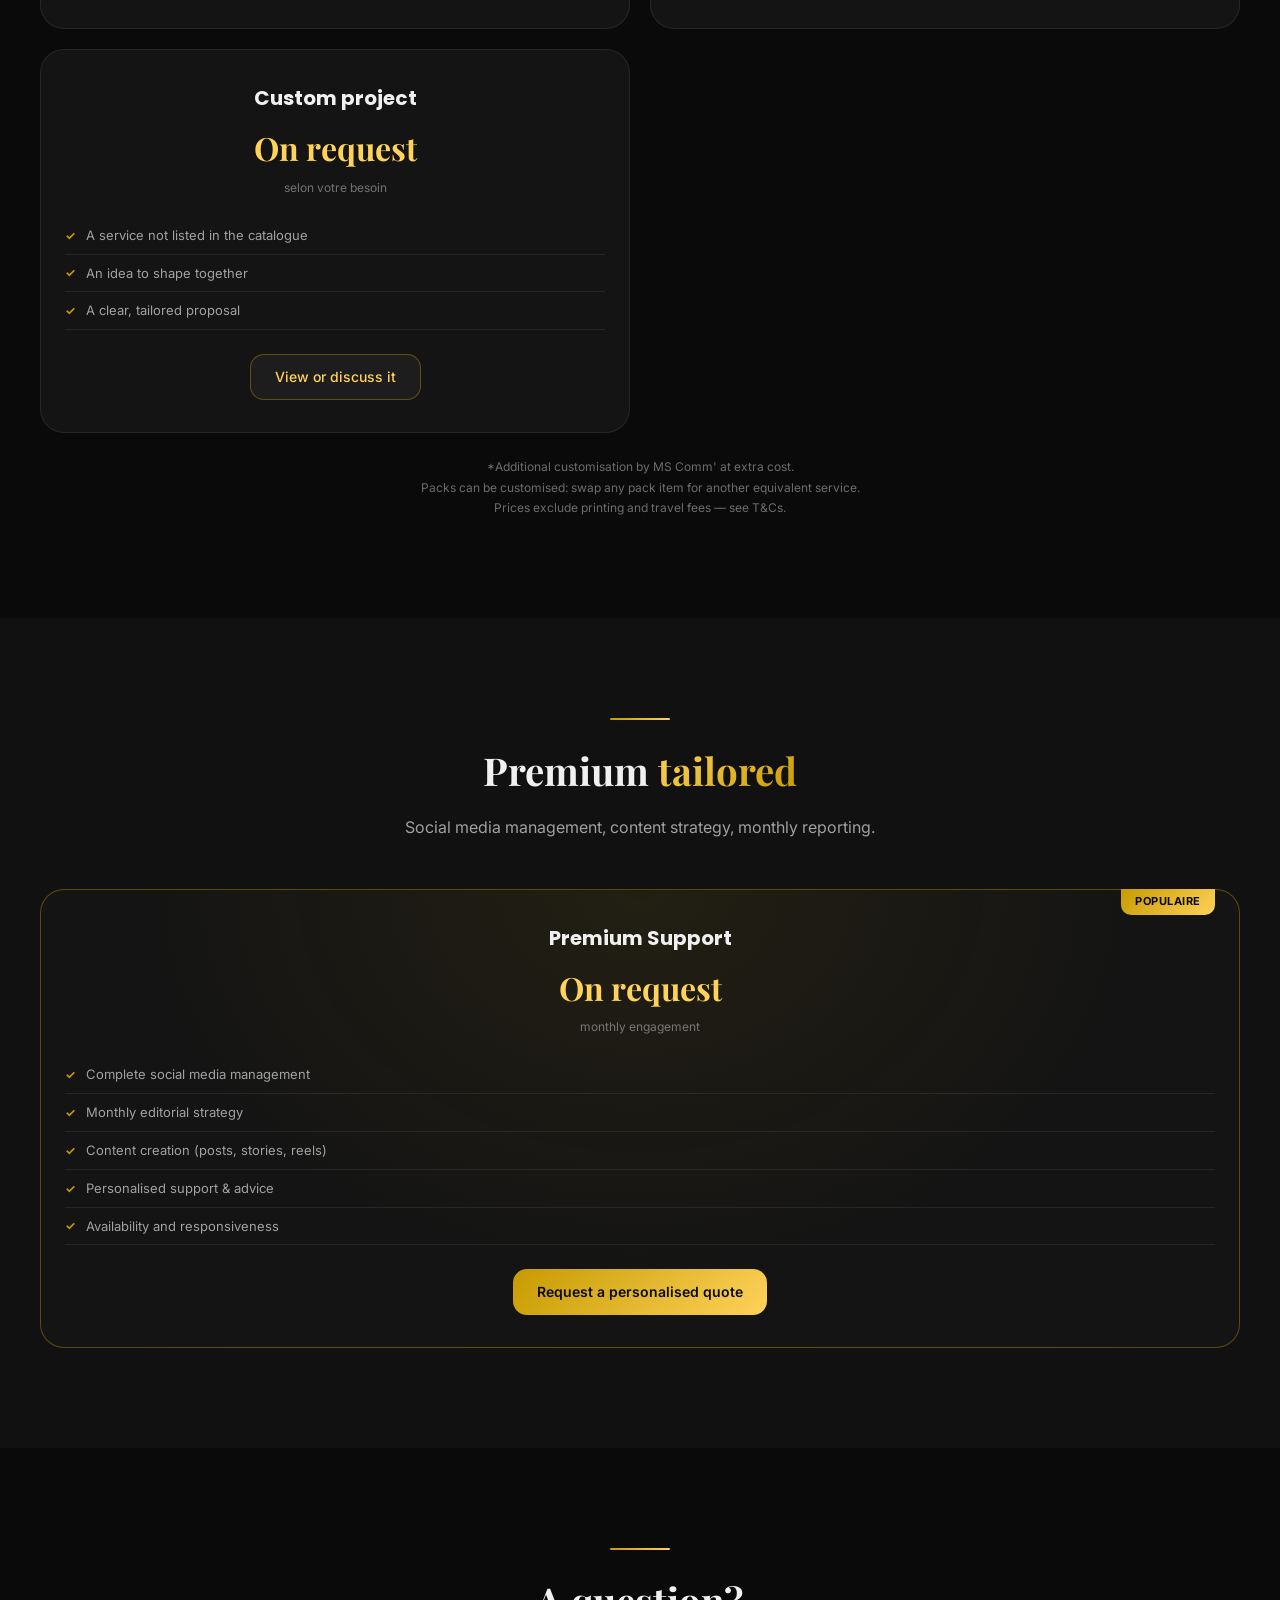
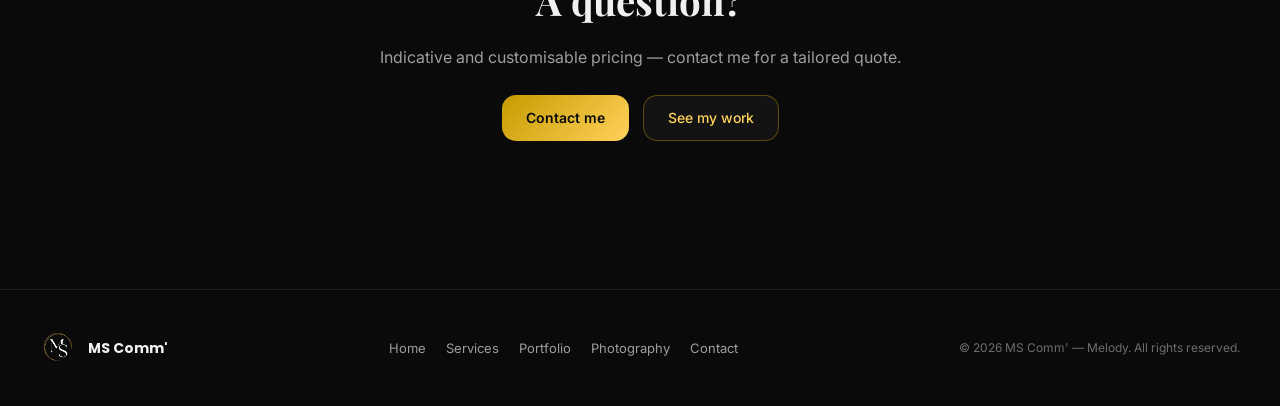
<file: services.html>
<!doctype html>
<html lang="fr">
<head>
  <meta charset="UTF-8" />
  <meta name="viewport" content="width=device-width, initial-scale=1.0" />
  <meta name="color-scheme" content="dark" />
  <title>Services &amp; Tarifs Communication Sportive | MS Comm' Paris | Melody</title>
  <meta name="description" content="Services MS Comm' Paris : templates réseaux sociaux sportifs, charte graphique club, photographie sportive, vidéo événementielle, accompagnement communication sportive. Tarifs compétitifs pour clubs et athlètes." />
  <meta name="author" content="Melody MS Comm'" />
  <meta name="robots" content="index, follow" />
  
  <!-- Open Graph / Facebook -->
  <meta property="og:type" content="website" />
  <meta property="og:url" content="https://ms-comm.github.io/services.html?lang=fr" />
  <meta property="og:title" content="Services &amp; Tarifs Communication Sportive | MS Comm' Paris | Melody" />
  <meta property="og:description" content="Services MS Comm' Paris : templates réseaux sociaux sportifs, charte graphique club, photographie sportive, vidéo événementielle, accompagnement communication sportive. Tarifs compétitifs pour clubs et athlètes." />
  <meta property="og:image" content="https://ms-comm.github.io/assets/data/logo_white-removebg.png" />
  <meta property="og:image:alt" content="MS Comm' logo" />
  <meta property="og:locale" content="fr_FR" />
  <meta property="og:site_name" content="MS Comm'" />
  
  <!-- Twitter -->
  <meta name="twitter:card" content="summary_large_image" />
  <meta name="twitter:url" content="https://ms-comm.github.io/services.html?lang=fr" />
  <meta name="twitter:title" content="Services &amp; Tarifs Communication Sportive | MS Comm' Paris | Melody" />
  <meta name="twitter:description" content="Services MS Comm' Paris : templates réseaux sociaux sportifs, charte graphique club, photographie sportive, vidéo événementielle, accompagnement communication sportive. Tarifs compétitifs pour clubs et athlètes." />
  <meta name="twitter:image" content="https://ms-comm.github.io/assets/data/logo_white-removebg.png" />
  <link rel="alternate" hreflang="fr" href="https://ms-comm.github.io/services.html?lang=fr" />
  <link rel="alternate" hreflang="en" href="https://ms-comm.github.io/services.html?lang=en" />
  <link rel="alternate" hreflang="x-default" href="https://ms-comm.github.io/services.html?lang=fr" />
  <link rel="manifest" href="manifest.json" />
  <link rel="icon" type="image/png" href="assets/data/logo_white-removebg.png" />
  <link rel="apple-touch-icon" href="assets/data/logo_white-removebg.png" />
  <link rel="preconnect" href="https://fonts.googleapis.com" />
  <link rel="preconnect" href="https://fonts.gstatic.com" crossorigin />
  <link rel="stylesheet" href="assets/css/style.css?v=20260923a" />
  <link rel="stylesheet" href="assets/css/account.css?v=20260923a" />
  <script src="assets/js/main.js?v=20260923a" defer></script>
  <script src="assets/js/i18n.js?v=20260923a" defer></script>
  <script src="assets/js/seo.js?v=20260927b" defer></script>
  <script src="assets/js/account.js?v=20260923a" defer></script>
  <script src="assets/js/track.js" defer></script>
  <script src="assets/js/services-catalog.js" defer></script>

  <!-- JSON-LD Schema.org -->
  <script type="application/ld+json">
  {
    "@context": "https://schema.org",
    "@type": "Service",
    "name": "Services MS Comm' — Communication Sportive Paris",
    "url": "https://ms-comm.github.io/services.html",
    "provider": {
      "@type": "Organization",
      "@id": "https://ms-comm.github.io/#organization",
      "name": "MS Comm'",
      "url": "https://ms-comm.github.io/"
    },
    "description": "Services de communication sportive à Paris : templates réseaux sociaux, charte graphique, photographie sportive, vidéo événementielle, community management.",
    "areaServed": "Paris, Île-de-France, France",
    "serviceType": ["Communication sportive", "Community management", "Photographie", "Vidéo", "Identité visuelle"],
  }
  </script>
</head>
<body>

  <canvas id="sparkle-canvas"></canvas>

  <header class="topbar">
    <div class="container">
      <div class="topbar-inner">
        <a class="brand" href="index.html">
          <img class="brand-logo" src="assets/data/logo_black-removebg.png" alt="MS Comm' logo" />
          <div class="brand-text">
            <strong>MS Comm'</strong>
            <span data-i18n="nav.tagline">Prestataire de services de communication</span>
          </div>
        </a>
        <nav class="nav">
          <a href="index.html" data-i18n="nav.home">Accueil</a>
          <a href="experiences.html" data-i18n="nav.experiences">Expériences</a>
          <a href="services.html" class="active" data-i18n="nav.services">Services</a>
          <a href="portfolio.html" data-i18n="nav.portfolio">Portfolio</a>
          <a href="photos.html" data-i18n="nav.photography">Photographie</a>
          <a href="contact.html" data-i18n="nav.contact">Contact</a>
        </nav>
        <div class="nav-actions" style="display:flex;align-items:center;gap:10px">
          <a class="nav-cta" href="contact.html" data-i18n="nav.cta">Demander un devis</a>
          <button class="mobile-toggle" id="menuBtn" type="button" aria-label="Menu">
            <svg width="20" height="20" viewBox="0 0 24 24" fill="none"><path d="M4 7h16M4 12h16M4 17h16" stroke="currentColor" stroke-width="2" stroke-linecap="round"/></svg>
          </button>
        </div>
      </div>
    </div>
  </header>

  <div class="drawer" id="drawer">
    <a href="index.html" data-i18n="nav.home">Accueil</a>
    <a href="experiences.html" data-i18n="nav.experiences">Expériences</a>
    <a href="services.html" data-i18n="nav.services">Services</a>
    <a href="portfolio.html" data-i18n="nav.portfolio">Portfolio</a>
    <a href="photos.html" data-i18n="nav.photography">Photographie</a>
    <a href="contact.html" data-i18n="nav.contact">Contact</a>
  </div>

  <main>

    <div class="page-header">
      <h1>Services & <span class="gold">Tarifs</span></h1>
      <p data-i18n="svc.page.sub">Des solutions adaptées à chaque univers — sport, musique, restauration, beauté et plus encore.</p>
    </div>

    <div id="services-catalog-root">

    <!-- À LA CARTE -->
    <section class="section">
      <div class="container">
        <div class="section-header reveal">
          <div class="section-line"></div>
          <h2>Prestations <span class="gold">à la carte</span></h2>
          <p data-i18n="svc.alacarte.section.sub">Des créations rapides et accessibles, en toute cohérence visuelle.</p>
        </div>

        <div class="tarif-grid reveal stagger">

          <!-- Réseaux Sociaux -->
          <div class="tarif-card">
            <h3>Réseaux Sociaux</h3>
            <ul class="tarif-list">
              <li><span data-i18n="svc.alacarte.social.item1">Template Story*</span><strong>30€</strong></li>
              <li><span data-i18n="svc.alacarte.social.item2">Template Publication*</span><strong>35€</strong></li>
              <li><span data-i18n="svc.alacarte.social.item3">Montage vidéo (type réels)</span><strong>30€</strong></li>
            </ul>
          </div>

          <!-- Identité Visuelle -->
          <div class="tarif-card">
            <h3>Identité Visuelle</h3>
            <ul class="tarif-list">
              <li><span data-i18n="svc.alacarte.visual.item1">Charte graphique</span><strong>300€</strong></li>
              <li><span data-i18n="svc.alacarte.visual.item2">Carte de visite recto</span><strong>50€</strong></li>
              <li><span data-i18n="svc.alacarte.visual.item3">+ verso</span><strong>+10€</strong></li>
            </ul>
          </div>

          <!-- Supports à imprimer -->
          <div class="tarif-card">
            <h3>Supports à imprimer</h3>
            <ul class="tarif-list">
              <li><span data-i18n="svc.alacarte.print.item1">Création d'affiches / flyers</span><strong>60€</strong></li>
              <li><span data-i18n="svc.alacarte.print.item2">Carte de restaurant ou de prestations</span><strong>60€</strong></li>
              <li><span data-i18n="svc.alacarte.print.item3">Carte de fidélité</span><strong>40€</strong></li>
              <li><span data-i18n="svc.alacarte.print.item4">Roll up</span><strong>110€</strong></li>
            </ul>
          </div>

          <!-- Photographies -->
          <div class="tarif-card">
            <h3>Photographies</h3>
            <p class="tarif-note" data-i18n="svc.alacarte.photo.note">Toutes les photos sont livrées retouchées</p>
            <ul class="tarif-list">
              <li><span data-i18n="svc.alacarte.photo.item1">1 photo</span><strong>20€</strong></li>
              <li><span data-i18n="svc.alacarte.photo.item2">10 photos</span><strong>150€</strong></li>
              <li><span data-i18n="svc.alacarte.photo.item3">20 photos ou plus</span><strong>10€ / unité</strong></li>
              <li><span data-i18n="svc.alacarte.photo.item4">Photo d'événement</span><strong data-i18n="svc.alacarte.photo.eventPrice">Prix à discuter</strong></li>
            </ul>
          </div>

        </div>

        <p class="tarif-footnote reveal">*Personnalisation par MS Comm' en supplément.<br>Tarifs indiqués hors frais d'impression et de déplacement — voir CGV.</p>
      </div>
    </section>

    <!-- PACKS DE LANCEMENT -->
    <section class="section" style="background:var(--bg-2)">
      <div class="container">
        <div class="section-header reveal">
          <div class="section-line"></div>
          <h2>Packs de <span class="gold">lancement</span></h2>
          <p data-i18n="svc.packs.section.sub">Plus d'impact, moins de budget — démarrez fort.</p>
        </div>

        <div class="services-grid reveal stagger">
          <div class="service-card">
            <h3 data-i18n="svc.packs.starter.name">Pack Réseaux Sociaux Starter</h3>
            <div class="price"><span class="price-old">95€</span> 80€</div>
            <div class="price-note" data-i18n="svc.packs.starter.priceNote">pack complet</div>
            <ul class="service-list">
              <li data-i18n="svc.packs.starter.item1">1 template story*</li>
              <li data-i18n="svc.packs.starter.item2">1 template publication</li>
              <li data-i18n="svc.packs.starter.item3">1 montage vidéo type réel</li>
            </ul>
            <a class="btn btn-outline-gold pack-cta" href="contact.html?pack=Pack+R%C3%A9seaux+Sociaux+Starter+%E2%80%94+80%E2%82%AC" data-i18n="svc.packs.starter.cta">Choisir ce pack</a>
          </div>

          <div class="service-card featured">
            <h3 data-i18n="svc.packs.boost.name">Pack Réseaux Sociaux Boost</h3>
            <div class="price"><span class="price-old">220€</span> 190€</div>
            <div class="price-note" data-i18n="svc.packs.starter.priceNote">pack complet</div>
            <ul class="service-list">
              <li data-i18n="svc.packs.boost.item1">3 templates story*</li>
              <li data-i18n="svc.packs.boost.item2">2 templates publications*</li>
              <li data-i18n="svc.packs.boost.item3">2 montages vidéo type réels</li>
            </ul>
            <a class="btn btn-gold pack-cta" href="contact.html?pack=Pack+R%C3%A9seaux+Sociaux+Boost+%E2%80%94+190%E2%82%AC" data-i18n="svc.packs.starter.cta">Choisir ce pack</a>
          </div>

          <div class="service-card">
            <h3 data-i18n="svc.packs.identity.name">Pack Identité Visuelle</h3>
            <div class="price"><span class="price-old">385€</span> 320€</div>
            <div class="price-note" data-i18n="svc.packs.starter.priceNote">pack complet</div>
            <ul class="service-list">
              <li data-i18n="svc.packs.identity.item1">Carte de visite recto</li>
              <li data-i18n="svc.packs.identity.item2">1 template publication</li>
              <li data-i18n="svc.packs.identity.item3">Charte graphique complète</li>
            </ul>
            <a class="btn btn-outline-gold pack-cta" href="contact.html?pack=Pack+Identit%C3%A9+Visuelle+%E2%80%94+200%E2%82%AC" data-i18n="svc.packs.starter.cta">Choisir ce pack</a>
          </div>
        </div>
      </div>
    </section>

    <!-- PACKS SPÉCIAUX -->
    <section class="section">
      <div class="container">
        <div class="section-header reveal">
          <div class="section-line"></div>
          <h2>Packs <span class="gold">spéciaux</span></h2>
          <p data-i18n="svc.special.section.sub">Votre univers, sur mesure — faites briller chaque projet.</p>
        </div>

        <div class="services-grid reveal stagger" style="grid-template-columns:repeat(2,1fr)">
          <div class="service-card">
            <h3 data-i18n="svc.special.sport.name">Pack Sportif</h3>
            <div class="price"><span class="price-old">170€</span> 150€</div>
            <div class="price-note">par pack</div>
            <ul class="service-list">
              <li data-i18n="svc.special.sport.item1">1 template story* Compétition</li>
              <li data-i18n="svc.special.sport.item2">1 template Story Matchs</li>
              <li data-i18n="svc.special.sport.item3">1 Publication Récap</li>
              <li data-i18n="svc.special.sport.item4">3 montages type réel</li>
            </ul>
            <a class="btn btn-outline-gold pack-cta" href="contact.html?pack=Pack+Sportif+%E2%80%94+150%E2%82%AC" data-i18n="svc.packs.starter.cta">Choisir ce pack</a>
          </div>

          <div class="service-card">
            <h3 data-i18n="svc.special.beauty.name">Pack Beauté & Bien-être</h3>
            <div class="price"><span class="price-old">170€</span> 140€</div>
            <div class="price-note">par pack</div>
            <ul class="service-list">
              <li data-i18n="svc.special.beauty.item1">Carte de prestations</li>
              <li data-i18n="svc.special.beauty.item2">2 templates Story</li>
              <li data-i18n="svc.special.beauty.item3">1 Publication</li>
              <li data-i18n="svc.special.beauty.item4">1 Montage vidéo type réel</li>
            </ul>
            <a class="btn btn-outline-gold pack-cta" href="contact.html?pack=Pack+Beaut%C3%A9+%26+Bien-%C3%AAtre+%E2%80%94+140%E2%82%AC" data-i18n="svc.packs.starter.cta">Choisir ce pack</a>
          </div>

          <div class="service-card">
            <h3 data-i18n="svc.special.resto.name">Pack Restauration</h3>
            <div class="price"><span class="price-old">130€</span> 100€</div>
            <div class="price-note">par pack</div>
            <ul class="service-list">
              <li data-i18n="svc.special.resto.item1">Carte de restaurant</li>
              <li data-i18n="svc.special.resto.item2">1 carte de fidélité</li>
              <li data-i18n="svc.special.resto.item3">1 Template Story*</li>
            </ul>
            <a class="btn btn-outline-gold pack-cta" href="contact.html?pack=Pack+Restauration+%E2%80%94+100%E2%82%AC" data-i18n="svc.packs.starter.cta">Choisir ce pack</a>
          </div>

          <div class="service-card">
            <h3 data-i18n="svc.special.event.name">Pack Événement</h3>
            <div class="price"><span class="price-old">90€</span> 70€</div>
            <div class="price-note">par pack</div>
            <ul class="service-list">
              <li data-i18n="svc.special.event.item1">Affiche ou flyer</li>
              <li data-i18n="svc.special.event.item2">1 Story vidéo ou réel</li>
            </ul>
            <a class="btn btn-outline-gold pack-cta" href="contact.html?pack=Pack+%C3%89v%C3%A9nement+%E2%80%94+70%E2%82%AC" data-i18n="svc.packs.starter.cta">Choisir ce pack</a>
          </div>

          <div class="service-card">
            <h3>Projet personnalisé</h3>
            <div class="price">Sur devis</div>
            <div class="price-note">selon votre besoin</div>
            <ul class="service-list">
              <li>Vous ne trouvez pas le service recherché ?</li>
              <li>Une idée à développer ou une demande spécifique</li>
              <li>Une proposition claire, adaptée à votre projet</li>
            </ul>
            <a class="btn btn-outline-gold pack-cta" href="contact.html?pack=Projet+personnalis%C3%A9+%E2%80%94+discutons+de+votre+id%C3%A9e">Voir ou en discuter</a>
          </div>
        </div>

        <p class="tarif-footnote reveal" style="margin-top:32px">
          *Personnalisation par MS Comm' en supplément.<br>
          Personnalisation de packs possible : remplacez un élément du pack par un autre service équivalent.<br>
          Tarifs indiqués hors frais d'impression et de déplacement — voir CGV.
        </p>
      </div>
    </section>

    <!-- ACCOMPAGNEMENT -->
    <section class="section" style="background:var(--bg-2)">
      <div class="container">
        <div class="section-header reveal">
          <div class="section-line"></div>
          <h2>Accompagnement <span class="gold">sur mesure</span></h2>
          <p data-i18n="svc.premium.section.sub">Gestion de réseaux sociaux, stratégie de contenu, reporting mensuel.</p>
        </div>

        <div class="services-grid reveal stagger" style="grid-template-columns:1fr">
          <div class="service-card featured" style="max-width:600px;margin:0 auto">
            <h3 data-i18n="svc.premium.name">Accompagnement Premium</h3>
            <div class="price" data-i18n="svc.premium.price">Sur devis</div>
            <div class="price-note" data-i18n="svc.premium.priceNote">engagement mensuel</div>
            <ul class="service-list">
              <li data-i18n="svc.premium.item1">Gestion complète des réseaux sociaux</li>
              <li data-i18n="svc.premium.item2">Stratégie éditoriale mensuelle</li>
              <li data-i18n="svc.premium.item3">Création de contenus (posts, stories, réels)</li>
              <li data-i18n="svc.premium.item4">Accompagnement & conseils personnalisés</li>
              <li data-i18n="svc.premium.item5">Disponibilité et réactivité</li>
            </ul>
            <a class="btn btn-gold pack-cta" href="contact.html?pack=Accompagnement+Premium+%E2%80%94+Sur+devis" data-i18n="svc.premium.cta">Demander un devis personnalisé</a>
          </div>
        </div>
      </div>
    </section>

    </div>

    <!-- NOTE -->
    <section class="section">
      <div class="container">
        <div class="section-header reveal">
          <div class="section-line"></div>
          <h2 data-i18n="svc.question.title">Une question ?</h2>
          <p data-i18n="svc.question.sub">Tarifs indicatifs et personnalisables — contactez-moi pour un devis sur mesure.</p>
          <div style="margin-top:24px;display:flex;gap:14px;justify-content:center;flex-wrap:wrap">
            <a class="btn btn-gold" href="contact.html" data-i18n="cta.btn1">Me contacter</a>
            <a class="btn btn-outline-gold" href="portfolio.html">Voir mes réalisations</a>
          </div>
        </div>
      </div>
    </section>

  </main>

  <footer class="footer">
    <div class="container">
      <div class="footer-inner">
        <div class="footer-brand">
          <img src="assets/data/logo_black-removebg.png" alt="MS" />
          <span>MS Comm'</span>
        </div>
        <div class="footer-links">
          <a href="index.html" data-i18n="nav.home">Accueil</a>
          <a href="experiences.html" data-i18n="nav.experiences">Expériences</a>
          <a href="services.html" data-i18n="nav.services">Services</a>
          <a href="portfolio.html" data-i18n="nav.portfolio">Portfolio</a>
          <a href="photos.html" data-i18n="nav.photography">Photographie</a>
          <a href="contact.html" data-i18n="nav.contact">Contact</a>
        </div>
        <div class="footer-copy">© <span id="year"></span> MS Comm' — Melody. Tous droits réservés.</div>
      </div>
    </div>
  </footer>

  <button class="scroll-top" id="scrollTop" aria-label="Retour en haut">
    <svg viewBox="0 0 24 24" fill="none"><path d="M12 19V5m0 0l-7 7m7-7l7 7" stroke="currentColor" stroke-width="2" stroke-linecap="round" stroke-linejoin="round"/></svg>
  </button>

</body>
</html>
</file>
<file: assets/css/style.css>
/* ===== MS Comm' — Elegant Multi-Page Portfolio ===== */
@import url('https://fonts.googleapis.com/css2?family=Dancing+Script:wght@400;600&family=Playfair+Display:ital,wght@0,400;0,700;1,400&family=Inter:wght@300;400;500;600;700&family=Poppins:wght@600;700;800&display=swap');

:root {
  --bg: #0a0a0a;
  --bg-2: #111111;
  --bg-card: #141414;
  --panel: rgba(255,255,255,0.04);
  --panel-hover: rgba(255,255,255,0.08);
  --stroke: rgba(255,255,255,0.08);
  --stroke-hover: rgba(255,255,255,0.15);
  --text: #f0f0f0;
  --muted: rgba(255,255,255,0.6);
  --muted-2: rgba(255,255,255,0.4);
  --gold: #c69b00;
  --gold-2: #ffd25a;
  --gold-glow: rgba(198,155,0,0.35);
  --pink: #ffd1dc;
  --pink-soft: rgba(255,209,220,0.1);
  --shadow: 0 20px 60px rgba(0,0,0,0.5);
  --shadow-card: 0 8px 40px rgba(0,0,0,0.35);
  --radius: 16px;
  --radius-lg: 24px;
  --max: 1200px;
  --nav-h: 72px;
  --font-display: 'Playfair Display', Georgia, serif;
  --font-heading: 'Poppins', 'Inter', sans-serif;
  --font-body: 'Inter', system-ui, sans-serif;
}

*,*::before,*::after { box-sizing: border-box; margin: 0; padding: 0; }
html { scroll-behavior: smooth; }

html {
  /* clip et non hidden : `overflow: hidden` fait de l'element un
     conteneur de defilement, ce qui DESACTIVE silencieusement tout
     `position: sticky` a l'interieur. `clip` coupe exactement pareil
     sans creer ce conteneur, donc les barres collantes fonctionnent. */
  overflow-x: clip;
}

body {
  font-family: var(--font-body);
  color: var(--text);
  background: var(--bg);
  /* Voir la note sur html plus haut : hidden tuerait position:sticky. */
  overflow-x: clip;
  line-height: 1.6;
  -webkit-font-smoothing: antialiased;
  position: relative;
  width: 100%;
}

/* Native select popovers inherit the light OS theme on some browsers. Keep
   every menu readable in the dark MS Comm' surface. */
select {
  color-scheme: dark;
  color: var(--text);
  background-color: var(--bg-card);
}
select option,
select optgroup {
  color: var(--text);
  background-color: var(--bg-card);
}
select,
.selection-picker-controls select {
  appearance: none;
  -webkit-appearance: none;
  padding-right: 36px;
  background-image: url("data:image/svg+xml,%3Csvg xmlns='http://www.w3.org/2000/svg' width='14' height='14' viewBox='0 0 24 24' fill='none' stroke='%23ffd25a' stroke-width='2' stroke-linecap='round' stroke-linejoin='round'%3E%3Cpath d='m6 9 6 6 6-6'/%3E%3C/svg%3E");
  background-repeat: no-repeat;
  background-position: right 12px center;
  background-size: 14px;
}

/* ===== STARRY BACKGROUND TEXTURE ===== */
body::before {
  content: '';
  position: fixed;
  inset: 0;
  z-index: 0;
  pointer-events: none;
  background-image:
    radial-gradient(1px 1px at 10% 15%, rgba(255,210,90,0.35) 50%, transparent 100%),
    radial-gradient(1.5px 1.5px at 25% 42%, rgba(255,210,90,0.25) 50%, transparent 100%),
    radial-gradient(0.8px 0.8px at 40% 8%, rgba(255,210,90,0.4) 50%, transparent 100%),
    radial-gradient(1.2px 1.2px at 55% 65%, rgba(255,210,90,0.2) 50%, transparent 100%),
    radial-gradient(2px 2px at 70% 20%, rgba(255,210,90,0.15) 50%, transparent 100%),
    radial-gradient(0.6px 0.6px at 85% 50%, rgba(255,210,90,0.45) 50%, transparent 100%),
    radial-gradient(1px 1px at 15% 75%, rgba(255,210,90,0.3) 50%, transparent 100%),
    radial-gradient(1.8px 1.8px at 90% 80%, rgba(255,210,90,0.18) 50%, transparent 100%),
    radial-gradient(0.7px 0.7px at 50% 35%, rgba(255,210,90,0.38) 50%, transparent 100%),
    radial-gradient(1.3px 1.3px at 35% 90%, rgba(255,210,90,0.22) 50%, transparent 100%),
    radial-gradient(0.9px 0.9px at 65% 48%, rgba(255,210,90,0.32) 50%, transparent 100%),
    radial-gradient(1.6px 1.6px at 5% 60%, rgba(255,210,90,0.2) 50%, transparent 100%),
    radial-gradient(1px 1px at 78% 92%, rgba(255,210,90,0.28) 50%, transparent 100%),
    radial-gradient(0.5px 0.5px at 48% 12%, rgba(255,210,90,0.5) 50%, transparent 100%),
    radial-gradient(1.4px 1.4px at 20% 55%, rgba(255,210,90,0.16) 50%, transparent 100%),
    radial-gradient(0.8px 0.8px at 92% 38%, rgba(255,210,90,0.35) 50%, transparent 100%);
  background-size: 100% 100%;
  animation: starsTwinkle 6s ease-in-out infinite alternate;
}

body::after {
  content: '';
  position: fixed;
  inset: 0;
  z-index: 0;
  pointer-events: none;
  background-image:
    radial-gradient(ellipse at center, transparent 45%, rgba(0,0,0,0.28) 100%),
    repeating-linear-gradient(
      0deg,
      rgba(255,255,255,0.018) 0px,
      rgba(255,255,255,0.018) 1px,
      transparent 1px,
      transparent 4px
    ),
    repeating-linear-gradient(
      90deg,
      rgba(255,255,255,0.014) 0px,
      rgba(255,255,255,0.014) 1px,
      transparent 1px,
      transparent 5px
    );
  mix-blend-mode: soft-light;
  opacity: 0.55;
}

@keyframes starsTwinkle {
  0% { opacity: 0.6; }
  50% { opacity: 1; }
  100% { opacity: 0.7; }
}

a { color: inherit; text-decoration: none; }
img { max-width: 100%; display: block; }
ul { list-style: none; }

.gold {
  background: linear-gradient(135deg, var(--gold-2), var(--gold));
  -webkit-background-clip: text;
  background-clip: text;
  color: transparent;
}

main {
  position: relative;
  z-index: 1;
}

.container {
  width: min(var(--max), calc(100% - 48px));
  margin: 0 auto;
}

/* ===== SPARKLE CANVAS ===== */
#sparkle-canvas {
  position: fixed;
  inset: 0;
  z-index: 0;
  pointer-events: none;
}

/* ===== NAVIGATION ===== */
.topbar {
  position: fixed;
  inset: 0 0 auto 0;
  z-index: 100;
  background: rgba(10,10,10,0.7);
  backdrop-filter: blur(20px) saturate(1.4);
  border-bottom: 1px solid var(--stroke);
  transition: background 0.3s;
}

.topbar-inner {
  display: grid;
  grid-template-columns: minmax(230px, 1fr) auto minmax(330px, 1fr);
  align-items: center;
  gap: clamp(18px, 3vw, 44px);
  height: var(--nav-h);
}

/* Header alignment: the brand owns the left rail, the primary menu stays
   mathematically centred, and account/language/actions hug the right rail. */
.topbar > .container { width: min(var(--max), calc(100% - 32px)); }
.brand { justify-self: start; min-width: 0; }
.nav { justify-self: center; justify-content: center; gap: clamp(10px, 1.5vw, 24px); }
.nav-actions { justify-self: end; margin-left: auto; }

.brand {
  display: flex;
  align-items: center;
  gap: 14px;
}

.brand-logo {
  width: 44px;
  height: 44px;
  border-radius: 0;
  object-fit: contain;
  filter: brightness(1.1);
}

.brand-text {
  line-height: 1.15;
}

.brand-text strong {
  display: block;
  font-family: var(--font-heading);
  font-weight: 700;
  font-size: 15px;
  letter-spacing: 0.02em;
}

.brand-text span {
  display: block;
  font-size: 11px;
  color: var(--muted);
  letter-spacing: 0.04em;
  text-transform: uppercase;
}

.nav {
  display: flex;
  align-items: center;
  justify-content: space-between;
  gap: clamp(18px, 2vw, 32px);
  min-width: 0;
}

.nav a {
  isolation: isolate;
  font-size: clamp(13px, 1vw, 15px);
  font-weight: 500;
  color: var(--muted);
  padding: 10px 5px;
  border-radius: 10px;
  transition: all 0.25s ease;
  position: relative;
  white-space: nowrap;
}

/* Author display rules on drawer links can override the browser's `hidden`
   default. Keep nav deduplication authoritative at every breakpoint. */
.nav a[hidden],
.drawer a[hidden],
.footer-links a[hidden] { display: none !important; }

.nav a::before {
  content: '';
  position: absolute;
  z-index: -1;
  inset: 50% auto auto 50%;
  width: 118%;
  aspect-ratio: 1;
  border-radius: 50%;
  transform: translate(-50%, -50%) scale(.55);
  background: radial-gradient(circle, rgba(255,210,90,.28) 0%, rgba(198,155,0,.13) 38%, transparent 72%);
  filter: blur(13px);
  opacity: 0;
  pointer-events: none;
  transition: opacity .24s ease, transform .24s cubic-bezier(.22,1,.36,1);
}

.nav a:hover,
.nav a:focus-visible,
.nav a.active {
  color: var(--text);
  background: transparent;
}

.nav a:hover::before,
.nav a:focus-visible::before,
.nav a.active::before {
  opacity: .9;
  transform: translate(-50%, -50%) scale(1);
}

.nav a.active::after {
  content: '';
  position: absolute;
  bottom: 2px;
  left: 50%;
  transform: translateX(-50%);
  width: 20px;
  height: 2px;
  background: var(--gold);
  border-radius: 2px;
}

.nav-cta {
  display: inline-flex;
  align-items: center;
  gap: 8px;
  height: 40px;
  padding: 0 20px;
  border-radius: 12px;
  background: linear-gradient(135deg, var(--gold), var(--gold-2));
  color: #0a0a0a;
  font-weight: 600;
  font-size: 13px;
  transition: transform 0.2s, box-shadow 0.2s;
  border: none;
  cursor: pointer;
}

/* Un libellé d'action courte ne doit jamais se casser en deux lignes :
 * la hauteur fixe de 40px transforme le retour a la ligne en texte tronque.
 * Regle globale, pas seulement dans le palier 961-1180. */
.nav-cta,
.acct-trigger { white-space: nowrap; flex-shrink: 0; }

/* Sous 560px la baseline de marque se replie sur trois lignes et fait
 * doubler la hauteur du bandeau. Le nom suffit a identifier la marque. */
@media (max-width: 560px) {
  .brand-text span { display: none; }
  .brand-text strong { white-space: nowrap; }
}

.nav-cta:hover {
  transform: translateY(-1px);
  box-shadow: 0 8px 24px var(--gold-glow);
}

.mobile-toggle {
  display: none;
  width: 40px;
  height: 40px;
  border-radius: 10px;
  border: 1px solid var(--stroke);
  background: transparent;
  color: var(--text);
  cursor: pointer;
  align-items: center;
  justify-content: center;
}

/* Right-side controls share one rhythm: same 40px rail, even gap, no
   baseline drift between quote CTA, language switch and profile. */
.nav-actions {
  display: inline-flex !important;
  align-items: center;
  justify-content: flex-end;
  gap: 8px;
  min-width: 0;
}

.nav-actions > * { flex: 0 0 auto; }

/* Desktop rail: Contact stays highlighted; language/account stay at the
   true right edge. DOM injection can happen in a different order, so keep
   this visual contract in CSS. */
.nav-actions .nav-cta-design { order: 1; }
.nav-actions .lang-switch { order: 3; }
.nav-actions .acct-control { order: 4; }
.nav-actions .mobile-toggle { order: 5; }

/* ===== BUTTONS ===== */
.btn {
  display: inline-flex;
  align-items: center;
  justify-content: center;
  gap: 8px;
  height: 46px;
  padding: 0 24px;
  border-radius: 14px;
  border: 1px solid var(--stroke);
  background: var(--panel);
  color: var(--text);
  font-size: 14px;
  font-weight: 500;
  cursor: pointer;
  transition: all 0.25s ease;
  font-family: var(--font-body);
}

.btn:hover {
  transform: translateY(-2px);
  background: var(--panel-hover);
  border-color: var(--stroke-hover);
  box-shadow: var(--shadow-card);
}

.btn-gold {
  border: none;
  background: linear-gradient(135deg, var(--gold), var(--gold-2));
  color: #0a0a0a;
  font-weight: 600;
}

.btn-gold:hover {
  box-shadow: 0 12px 32px var(--gold-glow);
}

.btn-outline-gold {
  border-color: rgba(198,155,0,0.4);
  color: var(--gold-2);
}

.btn-outline-gold:hover {
  background: rgba(198,155,0,0.1);
  border-color: var(--gold);
}

/* ===== PAGE HERO (LANDING) ===== */
.page-hero {
  position: relative;
  min-height: 100vh;
  display: flex;
  align-items: center;
  padding: calc(var(--nav-h) + 40px) 0 80px;
  overflow: hidden;
}

.page-hero::before {
  content: '';
  position: absolute;
  inset: 0;
  background:
    radial-gradient(ellipse 60% 50% at 20% 50%, rgba(198,155,0,0.12), transparent),
    radial-gradient(ellipse 40% 60% at 80% 30%, rgba(255,209,220,0.06), transparent);
  pointer-events: none;
}

.hero-split {
  display: grid;
  grid-template-columns: 0.45fr 0.55fr;
  gap: 60px;
  align-items: center;
  position: relative;
  z-index: 1;
}

.hero-image-wrap {
  position: relative;
  display: flex;
  justify-content: center;
}

.hero-image-wrap img {
  width: 100%;
  max-width: 420px;
  height: auto;
  filter: drop-shadow(0 30px 60px rgba(0,0,0,0.5));
  animation: heroFloat 6s ease-in-out infinite;
}

@keyframes heroFloat {
  0%, 100% { transform: translateY(0); }
  50% { transform: translateY(-12px); }
}

.hero-glow {
  position: absolute;
  width: 340px;
  height: 340px;
  border-radius: 50%;
  background: radial-gradient(circle, var(--gold-glow), transparent 70%);
  top: 50%;
  left: 50%;
  transform: translate(-50%, -50%);
  filter: blur(60px);
  z-index: -1;
  animation: glowPulse 4s ease-in-out infinite;
}

@keyframes glowPulse {
  0%, 100% { opacity: 0.5; transform: translate(-50%, -50%) scale(1); }
  50% { opacity: 0.8; transform: translate(-50%, -50%) scale(1.1); }
}

.hero-content {
  max-width: 560px;
}

.hero-label {
  display: inline-flex;
  align-items: center;
  gap: 8px;
  padding: 6px 14px;
  border-radius: 999px;
  border: 1px solid rgba(198,155,0,0.3);
  background: rgba(198,155,0,0.08);
  color: var(--gold-2);
  font-size: 12px;
  font-weight: 600;
  letter-spacing: 0.1em;
  text-transform: uppercase;
  margin-bottom: 24px;
}

.hero-label .dot {
  width: 6px;
  height: 6px;
  border-radius: 50%;
  background: var(--gold);
  box-shadow: 0 0 8px var(--gold-glow);
}

.hero-quote {
  font-family: var(--font-display);
  font-size: clamp(20px, 2.8vw, 40px);
  line-height: 1.35;
  font-weight: 400;
  margin-bottom: 10px;
}

.hero-quote br {
  display: inline;
}

.hero-quote .gold {
  background: linear-gradient(135deg, var(--gold-2), var(--gold));
  -webkit-background-clip: text;
  background-clip: text;
  color: transparent;
  font-style: italic;
}

.hero-sub {
  font-size: 16px;
  color: var(--muted);
  line-height: 1.7;
  margin-bottom: 32px;
  max-width: 48ch;
}

.hero-btns {
  display: flex;
  gap: 14px;
  flex-wrap: wrap;
}

/* ===== SECTION COMMON ===== */
.section {
  padding: 100px 0;
  position: relative;
}

.section.has-glow::before {
  content: '';
  position: absolute;
  top: 50%;
  left: 50%;
  width: 600px;
  height: 400px;
  transform: translate(-50%, -50%);
  background: radial-gradient(ellipse, rgba(198,155,0,0.05), transparent 70%);
  pointer-events: none;
  z-index: 0;
}

.section-header {
  text-align: center;
  margin-bottom: 48px;
}

.section-header h2 {
  font-family: var(--font-display);
  font-size: clamp(28px, 3vw, 42px);
  font-weight: 700;
  margin-bottom: 12px;
}

.section-header h2 .gold {
  background: linear-gradient(135deg, var(--gold-2), var(--gold));
  -webkit-background-clip: text;
  background-clip: text;
  color: transparent;
}

.section-header p {
  color: var(--muted);
  font-size: 16px;
  max-width: 56ch;
  margin: 0 auto;
  line-height: 1.7;
  white-space: normal;
  overflow-wrap: break-word;
}

.section-header p.services-intro-line {
  white-space: normal;
  font-size: 16px;
  max-width: 640px;
  overflow-wrap: break-word;
  word-break: normal;
}

.section-line {
  width: 60px;
  height: 2px;
  background: linear-gradient(90deg, var(--gold), var(--gold-2));
  margin: 0 auto 20px;
  border-radius: 2px;
}

/* ===== EXPERIENCE CARDS ===== */
.exp-grid {
  display: grid;
  grid-template-columns: repeat(3, 1fr);
  gap: 20px;
}

.exp-card {
  background: var(--bg-card);
  border: 1px solid var(--stroke);
  border-radius: var(--radius-lg);
  padding: 28px;
  transition: all 0.35s ease;
  position: relative;
  overflow: hidden;
  min-width: 0;
  word-wrap: break-word;
}

.exp-card::before {
  content: '';
  position: absolute;
  top: 0;
  left: 0;
  right: 0;
  height: 3px;
  background: linear-gradient(90deg, var(--gold), var(--gold-2), var(--pink));
  opacity: 0;
  transition: opacity 0.35s;
}

.exp-card:hover {
  border-color: var(--stroke-hover);
  transform: translateY(-4px);
  box-shadow: 0 16px 48px rgba(0,0,0,0.4), 0 0 0 1px rgba(198,155,0,0.1);
}

.exp-card:hover::before {
  opacity: 1;
}

.exp-card-head {
  display: flex;
  align-items: flex-start;
  gap: 16px;
  margin-bottom: 16px;
}

.exp-icon {
  width: 48px;
  height: 48px;
  border-radius: 14px;
  background: rgba(198,155,0,0.1);
  border: 1px solid rgba(198,155,0,0.2);
  display: flex;
  align-items: center;
  justify-content: center;
  flex-shrink: 0;
  font-size: 22px;
}

.exp-meta h3 {
  font-family: var(--font-heading);
  font-weight: 700;
  font-size: 17px;
  margin-bottom: 2px;
}

.exp-meta .company {
  color: var(--gold-2);
  font-size: 13px;
  font-weight: 600;
}

.exp-meta .dates {
  color: var(--muted-2);
  font-size: 12px;
  margin-top: 2px;
}

.exp-card p {
  color: var(--muted);
  font-size: 14px;
  line-height: 1.65;
  margin-top: 8px;
}

.exp-card ul {
  color: var(--muted);
  font-size: 14px;
  line-height: 1.65;
  margin-top: 8px;
  padding-left: 20px;
  list-style-type: disc;
}

.exp-card ul li {
  margin-bottom: 8px;
}

.exp-card ul li:last-child {
  margin-bottom: 0;
}

.exp-tags {
  display: flex;
  flex-wrap: wrap;
  gap: 6px;
}

.exp-tag {
  padding: 4px 12px;
  border-radius: 999px;
  background: rgba(255,255,255,0.05);
  border: 1px solid rgba(255,255,255,0.08);
  font-size: 11px;
  color: var(--muted);
  font-weight: 500;
}

/* ===== SERVICES / PRICING ===== */
.services-grid {
  display: grid;
  grid-template-columns: repeat(3, 1fr);
  gap: 20px;
}

.service-card {
  background: var(--bg-card);
  border: 1px solid var(--stroke);
  border-radius: var(--radius-lg);
  padding: 32px 24px;
  text-align: center;
  transition: all 0.35s ease;
  position: relative;
}

.service-card:hover {
  border-color: rgba(198,155,0,0.3);
  transform: translateY(-4px);
  box-shadow: 0 16px 48px rgba(0,0,0,0.3);
}

.service-card.featured {
  border-color: rgba(198,155,0,0.4);
  background:
    radial-gradient(ellipse at top, rgba(198,155,0,0.08), transparent 60%),
    var(--bg-card);
}

.service-card.featured::after {
  content: 'Populaire';
  position: absolute;
  top: -1px;
  right: 24px;
  background: linear-gradient(135deg, var(--gold), var(--gold-2));
  color: #0a0a0a;
  font-size: 11px;
  font-weight: 700;
  padding: 4px 14px;
  border-radius: 0 0 10px 10px;
  text-transform: uppercase;
  letter-spacing: 0.05em;
}

.service-card h3 {
  font-family: var(--font-heading);
  font-size: 20px;
  font-weight: 700;
  margin-bottom: 8px;
}

.service-card .price {
  font-family: var(--font-display);
  font-size: 32px;
  font-weight: 700;
  color: var(--gold-2);
  margin-bottom: 4px;
}

.service-card .price-note {
  font-size: 12px;
  color: var(--muted-2);
  margin-bottom: 20px;
}

.service-list {
  text-align: left;
  margin-bottom: 24px;
}

.service-list li {
  padding: 8px 0;
  border-bottom: 1px solid var(--stroke);
  font-size: 13px;
  color: var(--muted);
  display: flex;
  align-items: center;
  gap: 10px;
}

.service-list li::before {
  content: '✓';
  color: var(--gold);
  font-weight: 700;
  font-size: 12px;
}

/* ===== NEEDS / PROJECT IDEAS ===== */
.needs-section {
  background: var(--bg-2);
}

.needs-grid {
  display: grid;
  grid-template-columns: repeat(3, minmax(0, 1fr));
  gap: 14px;
}

.need-item {
  display: flex;
  min-height: 132px;
  flex-direction: column;
  justify-content: center;
  gap: 8px;
  padding: 24px;
  color: var(--text);
  text-decoration: none;
  background: var(--bg-card);
  border: 1px solid var(--stroke);
  border-radius: var(--radius);
  transition: border-color 0.25s ease, transform 0.25s ease, background 0.25s ease;
}

.need-item:hover,
.need-item:focus-visible {
  border-color: rgba(198,155,0,0.55);
  background: var(--panel-hover);
  transform: translateY(-3px);
}

.need-item:focus-visible {
  outline: 2px solid var(--gold-2);
  outline-offset: 3px;
}

.need-item h3 {
  font-family: var(--font-heading);
  font-size: 16px;
  line-height: 1.35;
}

.need-item p {
  color: var(--muted);
  font-size: 13px;
  line-height: 1.55;
}

.needs-cta {
  display: flex;
  justify-content: center;
  margin-top: 28px;
}

/* ===== PORTFOLIO GALLERY ===== */
.portfolio-grid {
  display: grid;
  grid-template-columns: repeat(3, 1fr);
  gap: 16px;
}

.portfolio-item {
  position: relative;
  border-radius: var(--radius);
  overflow: hidden;
  aspect-ratio: 1;
  cursor: pointer;
  border: 1px solid var(--stroke);
}

.portfolio-item img {
  width: 100%;
  height: 100%;
  object-fit: cover;
  transition: transform 0.5s ease, filter 0.5s ease;
}

.portfolio-item:hover img {
  transform: scale(1.08);
  filter: brightness(0.7);
}

.portfolio-overlay {
  position: absolute;
  inset: 0;
  background: linear-gradient(to top, rgba(0,0,0,0.85) 0%, transparent 50%);
  display: flex;
  flex-direction: column;
  justify-content: flex-end;
  padding: 20px;
  opacity: 0;
  transition: opacity 0.35s;
}

.portfolio-item:hover .portfolio-overlay {
  opacity: 1;
}

.portfolio-overlay h4 {
  font-family: var(--font-heading);
  font-size: 15px;
  margin-bottom: 4px;
}

.portfolio-overlay span {
  font-size: 12px;
  color: var(--gold-2);
}

.portfolio-item.wide {
  grid-column: span 2;
  aspect-ratio: 2/1;
}

.portfolio-item.tall {
  grid-row: span 2;
  aspect-ratio: auto;
}

/* ===== PING PANG STACKED CARDS ===== */
.pingpang-stack {
  position: relative;
  height: 360px;
  margin: 0 0 18px;
  padding-top: 0;
  box-sizing: border-box;
  display: flex;
  align-items: center;
  justify-content: center;
  isolation: isolate;
}

.pingpang-stack-title {
  font-family: var(--font-heading);
  font-size: clamp(13px, 1.05vw, 15px);
  line-height: 1.45;
  color: var(--text);
  margin: 0 auto -10px;
  padding: 4px 12px;
  text-align: center;
  max-width: 900px;
  border: 1px solid rgba(198,155,0,0.25);
  border-radius: 10px;
  background: linear-gradient(90deg, rgba(198,155,0,0.14) 0%, rgba(198,155,0,0.03) 45%, transparent 100%);
}

.pingpang-card {
  position: absolute;
  width: min(190px, 28vw);
  aspect-ratio: 3/4;
  transform-origin: center bottom;
  transition: transform 0.65s cubic-bezier(0.22, 1, 0.36, 1), box-shadow 0.45s ease;
  box-shadow: 0 14px 36px rgba(0,0,0,0.35);
  animation: pingpangFloat 6s ease-in-out infinite;
}

.pingpang-card-1 {
  z-index: 7;
  transform: translateX(-180px) rotate(-2deg) scale(1);
  animation-delay: 0s;
}

.pingpang-card-2 {
  z-index: 6;
  transform: translateX(-90px) rotate(-0.9deg) scale(0.985);
  animation-delay: 0.2s;
}

.pingpang-card-3 {
  z-index: 5;
  transform: translateX(0) rotate(0.2deg) scale(0.97);
  animation-delay: 0.4s;
}

.pingpang-card-4 {
  z-index: 4;
  transform: translateX(90px) rotate(1.2deg) scale(0.955);
  animation-delay: 0.6s;
}

.pingpang-card-5 {
  z-index: 3;
  transform: translateX(180px) rotate(2deg) scale(0.94);
  animation-delay: 0.8s;
}

.pingpang-card-6 {
  z-index: 2;
  transform: translateX(270px) rotate(2.7deg) scale(0.93);
  animation-delay: 1s;
}

.pingpang-card-7 {
  z-index: 1;
  transform: translateX(360px) rotate(3.3deg) scale(0.92);
  animation-delay: 1.2s;
}

.pingpang-stack:hover .pingpang-card-1 {
  transform: translateX(-420px) rotate(-3deg) scale(1);
}

.pingpang-stack:hover .pingpang-card-2 {
  transform: translateX(-210px) rotate(-1.6deg) scale(1);
}

.pingpang-stack:hover .pingpang-card-3 {
  transform: translateX(0) rotate(0deg) scale(1);
}

.pingpang-stack:hover .pingpang-card-4 {
  transform: translateX(210px) rotate(1.6deg) scale(1);
}

.pingpang-stack:hover .pingpang-card-5 {
  transform: translateX(420px) rotate(3deg) scale(1);
}

.pingpang-stack--six {
  height: 360px;
}

.pingpang-stack--six:hover .pingpang-card-1 {
  transform: translateX(-500px) rotate(-3.2deg) scale(1);
}

.pingpang-stack--six:hover .pingpang-card-2 {
  transform: translateX(-300px) rotate(-2deg) scale(1);
}

.pingpang-stack--six:hover .pingpang-card-3 {
  transform: translateX(-100px) rotate(-0.8deg) scale(1);
}

.pingpang-stack--six:hover .pingpang-card-4 {
  transform: translateX(100px) rotate(0.8deg) scale(1);
}

.pingpang-stack--six:hover .pingpang-card-5 {
  transform: translateX(300px) rotate(2deg) scale(1);
}

.pingpang-stack--six:hover .pingpang-card-6 {
  transform: translateX(500px) rotate(3.2deg) scale(1);
}

.pingpang-stack--seven {
  height: 360px;
}

.pingpang-stack--seven:hover .pingpang-card-1 {
  transform: translateX(-540px) rotate(-3.2deg) scale(1);
}

.pingpang-stack--seven:hover .pingpang-card-2 {
  transform: translateX(-360px) rotate(-2.2deg) scale(1);
}

.pingpang-stack--seven:hover .pingpang-card-3 {
  transform: translateX(-180px) rotate(-1.2deg) scale(1);
}

.pingpang-stack--seven:hover .pingpang-card-4 {
  transform: translateX(0) rotate(0deg) scale(1);
}

.pingpang-stack--seven:hover .pingpang-card-5 {
  transform: translateX(180px) rotate(1.2deg) scale(1);
}

.pingpang-stack--seven:hover .pingpang-card-6 {
  transform: translateX(360px) rotate(2.2deg) scale(1);
}

.pingpang-stack--seven:hover .pingpang-card-7 {
  transform: translateX(540px) rotate(3.2deg) scale(1);
}

.pingpang-stack .pingpang-card:hover {
  z-index: 6;
  box-shadow: 0 20px 46px rgba(0,0,0,0.45), 0 0 18px rgba(198,155,0,0.18);
}

.pingpang-stack .portfolio-overlay {
  opacity: 0 !important;
}

.pingpang-stack .pingpang-card-featured .portfolio-overlay {
  opacity: 1 !important;
  background: linear-gradient(to top, rgba(0,0,0,0.9) 0%, rgba(0,0,0,0.18) 58%, transparent 100%);
}

.pingpang-stack:hover .pingpang-card {
  animation-play-state: paused;
}

@keyframes pingpangFloat {
  0%,
  100% {
    margin-top: 0;
  }
  50% {
    margin-top: -8px;
  }
}

/* ===== CONTACT ===== */
.contact-grid {
  display: grid;
  grid-template-columns: 1fr 1fr;
  gap: 40px;
  align-items: start;
}

.contact-info h3 {
  font-family: var(--font-display);
  font-size: 28px;
  margin-bottom: 16px;
}

.contact-info p {
  color: var(--muted);
  font-size: 15px;
  line-height: 1.7;
  margin-bottom: 24px;
}

.contact-detail {
  display: flex;
  align-items: center;
  gap: 14px;
  padding: 14px 0;
  border-bottom: 1px solid var(--stroke);
}

.contact-detail-icon {
  width: 42px;
  height: 42px;
  border-radius: 12px;
  background: rgba(198,155,0,0.1);
  border: 1px solid rgba(198,155,0,0.2);
  display: flex;
  align-items: center;
  justify-content: center;
  color: var(--gold-2);
  flex-shrink: 0;
}

.contact-detail span {
  font-size: 14px;
}

.contact-detail a {
  color: var(--gold-2);
  transition: color 0.2s;
}

.contact-detail a:hover {
  color: var(--gold);
}

.contact-form {
  background: var(--bg-card);
  border: 1px solid var(--stroke);
  border-radius: var(--radius-lg);
  padding: 32px;
}

.contact-form h3 {
  font-family: var(--font-heading);
  font-size: 20px;
  margin-bottom: 20px;
}

form {
  display: grid;
  gap: 16px;
}

label {
  display: grid;
  gap: 6px;
  font-size: 13px;
  font-weight: 500;
  color: var(--muted);
}

input,
textarea {
  width: 100%;
  border-radius: 12px;
  border: 1px solid var(--stroke);
  background: rgba(255,255,255,0.03);
  color: var(--text);
  padding: 12px 16px;
  outline: none;
  font: inherit;
  font-size: 14px;
  transition: border-color 0.25s, box-shadow 0.25s;
}

textarea { min-height: 120px; resize: vertical; }

input:focus,
textarea:focus {
  border-color: var(--gold);
  box-shadow: 0 0 0 3px rgba(198,155,0,0.12);
}

/* ===== CONTACT — PRESTATION SELECTION ===== */
.contact-selection {
  margin: 0;
  padding: 20px;
  border: 1px solid rgba(198,155,0,0.22);
  border-radius: var(--radius);
  background: rgba(198,155,0,0.045);
  min-width: 0;
}

.contact-selection legend {
  padding: 0 8px;
  color: var(--text);
  font-family: var(--font-heading);
  font-size: 15px;
  font-weight: 700;
}

.contact-selection-help,
.selection-empty,
.selection-picker-label {
  color: var(--muted-2);
  font-size: 12px;
  line-height: 1.5;
}

.contact-selection-help { margin: 0 0 14px; }
.selection-empty { margin: 8px 0 14px; }
.selection-empty.is-hidden { display: none; }

.selection-chips {
  display: flex;
  flex-wrap: wrap;
  gap: 8px;
  min-height: 0;
}

.selection-chip {
  display: inline-flex;
  align-items: center;
  gap: 4px;
  max-width: 100%;
  min-height: 44px;
  padding: 5px 6px 5px 12px;
  border: 1px solid rgba(255,210,90,0.38);
  border-radius: 999px;
  background: rgba(198,155,0,0.16);
  color: var(--gold-2);
  font-size: 12px;
  line-height: 1.25;
}

.selection-chip-label {
  overflow-wrap: anywhere;
}

.selection-chip-remove {
  display: inline-flex;
  align-items: center;
  justify-content: center;
  width: 44px;
  height: 44px;
  margin: -5px -5px -5px 0;
  border: 0;
  border-radius: 50%;
  background: transparent;
  color: var(--gold-2);
  font-size: 19px;
  line-height: 1;
  cursor: pointer;
  transition: background 0.15s ease, color 0.15s ease;
}

.selection-chip-remove:hover,
.selection-chip-remove:focus-visible {
  background: rgba(255,255,255,0.12);
  color: var(--text);
  outline: none;
}

.selection-picker { margin-top: 16px; }
.selection-picker-label { display: block; margin-bottom: 6px; }

.selection-picker-controls {
  display: flex;
  align-items: stretch;
  gap: 8px;
}

.selection-picker-controls select {
  flex: 1;
  min-width: 0;
  min-height: 44px;
  border: 1px solid var(--stroke);
  border-radius: 12px;
  background: rgba(255,255,255,0.04);
  color: var(--text);
  padding: 10px 12px;
  font: inherit;
  font-size: 13px;
}

.selection-picker-controls select:focus-visible {
  border-color: var(--gold);
  outline: 3px solid rgba(198,155,0,0.16);
  outline-offset: 1px;
}

.selection-add {
  min-width: 92px;
  min-height: 44px;
  padding: 10px 14px;
  white-space: nowrap;
}

.custom-service-toggle {
  display: flex;
  grid-template-columns: none;
  align-items: center;
  gap: 9px;
  margin-top: 14px;
  color: var(--muted);
  font-size: 12px;
  cursor: pointer;
}

.custom-service-toggle input {
  width: 18px;
  height: 18px;
  margin: 0;
  accent-color: var(--gold);
}

/* ===== FOOTER ===== */
.footer {
  padding: 40px 0;
  border-top: 1px solid var(--stroke);
}

.footer-inner {
  display: flex;
  justify-content: space-between;
  align-items: center;
  gap: 20px;
  flex-wrap: wrap;
}

.footer-brand {
  display: flex;
  align-items: center;
  gap: 12px;
}

.footer-brand img {
  width: 36px;
  height: 36px;
  border-radius: 50%;
}

.footer-brand span {
  font-family: var(--font-heading);
  font-weight: 700;
  font-size: 14px;
}

.footer-links {
  display: flex;
  gap: 20px;
}

.footer-links a {
  font-size: 13px;
  color: var(--muted);
  transition: color 0.2s;
}

.footer-links a:hover {
  color: var(--gold-2);
}

.footer-copy {
  font-size: 12px;
  color: var(--muted-2);
}

/* ===== ANIMATIONS ===== */
.reveal {
  opacity: 0;
  transform: translateY(24px);
  transition: opacity 0.7s ease, transform 0.7s ease;
}

.reveal.is-visible {
  opacity: 1;
  transform: translateY(0);
}

.reveal-left {
  opacity: 0;
  transform: translateX(-30px);
  transition: opacity 0.7s ease, transform 0.7s ease;
}

.reveal-left.is-visible {
  opacity: 1;
  transform: translateX(0);
}

.reveal-right {
  opacity: 0;
  transform: translateX(30px);
  transition: opacity 0.7s ease, transform 0.7s ease;
}

.reveal-right.is-visible {
  opacity: 1;
  transform: translateX(0);
}

.stagger > * {
  opacity: 0;
  transform: translateY(20px);
  transition: opacity 0.5s ease, transform 0.5s ease;
}

.stagger.is-visible > *:nth-child(1) { transition-delay: 0.05s; opacity: 1; transform: none; }
.stagger.is-visible > *:nth-child(2) { transition-delay: 0.12s; opacity: 1; transform: none; }
.stagger.is-visible > *:nth-child(3) { transition-delay: 0.19s; opacity: 1; transform: none; }
.stagger.is-visible > *:nth-child(4) { transition-delay: 0.26s; opacity: 1; transform: none; }
.stagger.is-visible > *:nth-child(5) { transition-delay: 0.33s; opacity: 1; transform: none; }
.stagger.is-visible > *:nth-child(6) { transition-delay: 0.40s; opacity: 1; transform: none; }
.stagger.is-visible > *:nth-child(7) { transition-delay: 0.47s; opacity: 1; transform: none; }
.stagger.is-visible > *:nth-child(8) { transition-delay: 0.54s; opacity: 1; transform: none; }

/* ===== PREVIEW CARDS (home page) ===== */
.preview-grid {
  display: grid;
  grid-template-columns: repeat(3, 1fr);
  gap: 20px;
}

.preview-card {
  background: var(--bg-card);
  border: 1px solid var(--stroke);
  border-radius: var(--radius-lg);
  overflow: hidden;
  transition: all 0.35s ease;
  cursor: pointer;
  display: block;
}

.preview-card:hover {
  border-color: var(--stroke-hover);
  transform: translateY(-6px);
  box-shadow: 0 20px 60px rgba(0,0,0,0.4);
}

.preview-thumb {
  width: 100%;
  aspect-ratio: 16/10;
  overflow: hidden;
}

.preview-thumb img {
  width: 100%;
  height: 100%;
  object-fit: cover;
  transition: transform 0.5s;
}

.preview-card:hover .preview-thumb img {
  transform: scale(1.06);
}

.preview-body {
  padding: 20px;
}

.preview-body h3 {
  font-family: var(--font-heading);
  font-size: 17px;
  font-weight: 700;
  margin-bottom: 6px;
}

.preview-body p {
  font-size: 13px;
  color: var(--muted);
  line-height: 1.6;
  margin-bottom: 12px;
}

.preview-link {
  font-size: 13px;
  font-weight: 600;
  color: var(--gold-2);
  display: inline-flex;
  align-items: center;
  gap: 6px;
  transition: gap 0.2s;
}

.preview-card:hover .preview-link {
  gap: 10px;
}

/* ===== TESTIMONIALS RAIL ===== */
.testimonials-section {
  position: relative;
  overflow: hidden;
}

.testimonials-section::before {
  content: '';
  position: absolute;
  inset: 0;
  background:
    radial-gradient(ellipse 70% 45% at 10% 20%, rgba(255,210,90,0.12), transparent 70%),
    radial-gradient(ellipse 60% 40% at 90% 80%, rgba(255,210,90,0.1), transparent 70%);
  pointer-events: none;
}

.testimonials-section .section-header {
  position: relative;
  z-index: 1;
  margin-bottom: 30px;
}

.testimonials-controls {
  position: relative;
  z-index: 1;
  display: flex;
  justify-content: flex-end;
  gap: 10px;
  margin-bottom: 10px;
}

.testimonial-nav {
  width: 44px;
  height: 44px;
  border-radius: 50%;
  border: 1px solid rgba(255,210,90,0.45);
  background: linear-gradient(135deg, rgba(198,155,0,0.34), rgba(255,210,90,0.14));
  color: var(--gold-2);
  font-size: 20px;
  line-height: 1;
  cursor: pointer;
  transition: transform 0.2s ease, box-shadow 0.25s ease, border-color 0.25s ease;
}

.testimonial-nav:hover {
  transform: translateY(-2px) scale(1.04);
  border-color: rgba(255,210,90,0.8);
  box-shadow: 0 10px 24px rgba(0,0,0,0.32), 0 0 14px rgba(255,210,90,0.35);
}

.testimonials-rail-wrap {
  position: relative;
}

.testimonials-rail-wrap::before,
.testimonials-rail-wrap::after {
  content: '';
  position: absolute;
  top: 0;
  bottom: 0;
  width: 64px;
  z-index: 2;
  pointer-events: none;
}

.testimonials-rail-wrap::before {
  left: 0;
  background: linear-gradient(90deg, rgba(17,17,17,0.95), rgba(17,17,17,0));
}

.testimonials-rail-wrap::after {
  right: 0;
  background: linear-gradient(270deg, rgba(17,17,17,0.95), rgba(17,17,17,0));
}

.testimonials-rail {
  overflow: hidden;
  padding: 12px 0 24px;
  cursor: grab;
  position: relative;
  z-index: 1;
  user-select: none;
  -webkit-user-select: none;
}

.testimonials-rail.is-dragging {
  cursor: grabbing;
}

.testimonials-inner {
  display: flex;
  gap: 28px;
  width: max-content;
  animation: marqueeScroll 55s linear infinite;
  will-change: transform;
}

.testimonials-inner.is-stopped {
  animation: none !important;
}

.testimonials-rail:hover .testimonials-inner {
  animation-play-state: paused;
}

@keyframes marqueeScroll {
  from { transform: translateX(0); }
  to   { transform: translateX(-50%); }
}

.testimonial-card {
  position: relative;
  flex-shrink: 0;
  width: 400px;
  min-height: 240px;
  padding: 24px 22px;
  border-radius: 22px;
  border: 1px solid rgba(198,155,0,0.28);
  background:
    radial-gradient(130% 150% at 100% 0%, rgba(255,210,90,0.26) 0%, rgba(198,155,0,0.06) 40%, rgba(20,20,20,0.92) 100%),
    radial-gradient(120% 90% at 0% 100%, rgba(255,210,90,0.12) 0%, transparent 58%),
    rgba(20,20,20,0.92);
  box-shadow: 
    0 18px 40px rgba(0,0,0,0.4),
    inset 0 1px 0 rgba(255,210,90,0.1);
  text-align: center;
  display: flex;
  flex-direction: column;
  justify-content: flex-start;
  align-items: center;
  transition: transform 0.28s ease, border-color 0.28s ease, box-shadow 0.28s ease;
  perspective: 1000px;
}


.testimonial-card-inner {
  position: relative;
  z-index: 1;
  flex: 1;
  width: 100%;
  display: flex;
  flex-direction: column;
  align-items: center;
  transform-style: preserve-3d;
  transition: transform 0.2s ease, filter 0.2s ease;
}

.testimonial-card::before {
  content: '';
  position: absolute;
  inset: 0;
  border-radius: inherit;
  border: 1px solid rgba(255,210,90,0.12);
  pointer-events: none;
  opacity: 0.8;
}

.testimonial-card::after {
  content: none;
}

.testimonial-card:hover {
  transform: translateY(-5px);
  border-color: rgba(255,210,90,0.52);
  box-shadow: 
    0 26px 52px rgba(0,0,0,0.5), 
    0 0 32px rgba(198,155,0,0.28),
    inset 0 1px 0 rgba(255,210,90,0.2);
  animation-play-state: paused;
}

.testimonial-card:hover .testimonial-card-inner {
  filter: saturate(1.08);
}

.testimonial-head {
  display: flex;
  flex-direction: column;
  align-items: center;
  gap: 8px;
  margin-bottom: 14px;
}

.testimonial-photo,
.testimonial-avatar {
  width: 52px;
  height: 52px;
  border-radius: 50%;
  border: 1px solid rgba(255,210,90,0.45);
  flex-shrink: 0;
}

.testimonial-photo {
  object-fit: cover;
  box-shadow: 0 0 18px rgba(255,210,90,0.2);
}

.testimonial-avatar {
  display: inline-flex;
  align-items: center;
  justify-content: center;
  font-family: var(--font-heading);
  font-weight: 700;
  font-size: 13px;
  color: var(--gold-2);
  background: linear-gradient(135deg, rgba(198,155,0,0.26), rgba(255,210,90,0.08));
}

.testimonial-head h3 {
  font-family: var(--font-heading);
  font-size: 15px;
  line-height: 1.3;
  letter-spacing: 0.02em;
}

.testimonial-head h3::after {
  content: '★★★★★';
  display: block;
  margin-top: 6px;
  font-size: 20px;
  letter-spacing: 0.16em;
  color: #ffd25a;
  text-shadow: 
    0 0 12px rgba(255,210,90,0.6),
    0 0 20px rgba(255,210,90,0.3),
    0 2px 4px rgba(0,0,0,0.3);
  filter: drop-shadow(0 0 3px rgba(255,210,90,0.4));
}

.testimonial-card p {
  font-family: var(--font-display);
  color: rgba(255,255,255,0.9);
  font-size: 16px;
  line-height: 1.65;
  font-weight: 400;
  user-select: none;
  -webkit-user-select: none;
  flex: 1;
  display: flex;
  align-items: center;
  justify-content: center;
  width: 100%;
}

@keyframes testimonialFloat {
  0%,
  100% {
    transform: translateY(0);
  }
  50% {
    transform: translateY(-7px);
  }
}

/* ===== PAGE HEADER (sub-pages) ===== */
.page-header {
  padding: calc(var(--nav-h) + 60px) 0 40px;
  text-align: center;
  position: relative;
}

.page-header::before {
  content: '';
  position: absolute;
  top: 0;
  left: 50%;
  transform: translateX(-50%);
  width: 600px;
  height: 300px;
  background: radial-gradient(ellipse, var(--gold-glow), transparent 70%);
  filter: blur(80px);
  pointer-events: none;
}

.page-header h1 {
  font-family: var(--font-display);
  font-size: clamp(32px, 4vw, 52px);
  font-weight: 700;
  margin-bottom: 12px;
  position: relative;
}

.page-header p {
  color: var(--muted);
  font-size: 16px;
  max-width: 56ch;
  white-space: normal;
  line-height: 1.7;
  overflow-wrap: break-word;
  margin: 0 auto;
  position: relative;
}

/* ===== STATS BAR ===== */
.stats-bar {
  display: grid;
  grid-template-columns: repeat(4, 1fr);
  gap: 16px;
  margin: 48px 0;
}

.stat-item {
  text-align: center;
  padding: 24px 16px;
  border-radius: var(--radius);
  border: 1px solid var(--stroke);
  background: var(--bg-card);
}

.stat-item strong {
  display: block;
  font-family: var(--font-display);
  font-size: 28px;
  color: var(--gold-2);
  margin-bottom: 4px;
}

.stat-item span {
  font-size: 13px;
  color: var(--muted);
}

/* ===== DRAWER (mobile) ===== */
.drawer {
  position: fixed;
  inset: var(--nav-h) 16px auto 16px;
  z-index: 99;
  display: none;
  border-radius: var(--radius);
  border: 1px solid var(--stroke);
  background: rgba(10,10,10,0.95);
  backdrop-filter: blur(20px);
  padding: 12px;
  box-shadow: var(--shadow);
}

.drawer a {
  display: block;
  padding: 14px 16px;
  border-radius: 12px;
  color: var(--muted);
  font-size: 14px;
  font-weight: 500;
  transition: all 0.2s;
}

.drawer a:hover {
  background: rgba(255,255,255,0.06);
  color: var(--text);
}

.drawer a.active {
  color: var(--gold-2);
  background: rgba(198,155,0,0.12);
}

.drawer.is-open {
  display: block;
}

/* ===== SCROLL TOP BTN ===== */
.scroll-top {
  position: fixed;
  bottom: 24px;
  right: 16px;
  width: 44px;
  height: 44px;
  border-radius: 14px;
  background: linear-gradient(135deg, var(--gold), var(--gold-2));
  color: #0a0a0a;
  border: none;
  cursor: pointer;
  display: flex;
  align-items: center;
  justify-content: center;
  z-index: 90;
  opacity: 0;
  transform: translateY(10px);
  transition: all 0.3s;
  box-shadow: 0 8px 24px var(--gold-glow);
}

.scroll-top.visible {
  opacity: 1;
  transform: translateY(0);
}

.scroll-top svg {
  width: 20px;
  height: 20px;
}

/* ===== ABOUT SECTION (home) ===== */
.about-split {
  display: grid;
  grid-template-columns: 1fr 1fr;
  gap: 48px;
  align-items: center;
}

.about-image {
  border-radius: var(--radius-lg);
  overflow: hidden;
  border: 1px solid var(--stroke);
}

.about-image img {
  width: 100%;
  height: 100%;
  object-fit: cover;
}

.about-text h2 {
  font-family: var(--font-display);
  font-size: clamp(24px, 2.5vw, 36px);
  margin-bottom: 16px;
}

.about-text p {
  color: var(--muted);
  font-size: 15px;
  line-height: 1.75;
  margin-bottom: 16px;
}

.about-text .skills {
  display: flex;
  flex-wrap: wrap;
  gap: 8px;
  margin-top: 20px;
}

.skill-tag {
  padding: 6px 14px;
  border-radius: 999px;
  background: rgba(198,155,0,0.08);
  border: 1px solid rgba(198,155,0,0.2);
  font-size: 12px;
  font-weight: 500;
  color: var(--gold-2);
}

/* ===== TARIF CARDS (à la carte) ===== */
.tarif-grid {
  display: grid;
  grid-template-columns: repeat(2, 1fr);
  gap: 20px;
}

.tarif-card {
  background: var(--bg-card);
  border: 1px solid var(--stroke);
  border-radius: var(--radius-lg);
  padding: 28px;
  transition: all 0.35s ease;
}

.tarif-card:hover {
  border-color: rgba(198,155,0,0.3);
  transform: translateY(-4px);
  box-shadow: 0 16px 48px rgba(0,0,0,0.3), 0 0 20px rgba(198,155,0,0.08);
}

.tarif-card h3 {
  font-family: var(--font-heading);
  font-size: 18px;
  font-weight: 700;
  margin-bottom: 16px;
  color: var(--gold-2);
}

.tarif-note {
  font-size: 12px;
  color: var(--muted-2);
  font-style: italic;
  margin-bottom: 12px;
}

.tarif-list {
  list-style: none;
}

.tarif-list li {
  display: flex;
  justify-content: space-between;
  align-items: center;
  padding: 10px 0;
  border-bottom: 1px solid var(--stroke);
  font-size: 14px;
  color: var(--muted);
}

.tarif-list li:last-child {
  border-bottom: none;
}

.tarif-list li strong {
  color: var(--text);
  font-weight: 600;
  white-space: nowrap;
  margin-left: 12px;
}

.tarif-footnote {
  text-align: center;
  font-size: 12px;
  color: var(--muted-2);
  margin-top: 24px;
  line-height: 1.7;
}

/* ===== PRICE OLD (barré) ===== */
.price-old {
  text-decoration: line-through;
  color: var(--muted-2);
  font-size: 0.7em;
  font-weight: 400;
  margin-right: 6px;
}

/* ===== 3D BUSINESS CARD ===== */
.card3d-section {
  margin-top: 48px;
}

.card3d-wrap {
  perspective: 1000px;
  display: flex;
  justify-content: center;
}

.card3d {
  width: 380px;
  max-width: 100%;
  aspect-ratio: 16/10;
  position: relative;
  transform-style: preserve-3d;
  transition: transform 0.8s cubic-bezier(0.4, 0, 0.2, 1);
  cursor: pointer;
  animation: card3dSpin 8s ease-in-out infinite;
}

.card3d:hover,
.card3d.flipped {
  animation-play-state: paused;
  transform: rotateY(180deg);
}

@keyframes card3dSpin {
  0%, 100% { transform: rotateY(0deg); }
  40%, 60% { transform: rotateY(180deg); }
}

.card3d-face {
  position: absolute;
  inset: 0;
  backface-visibility: hidden;
  border-radius: var(--radius);
  overflow: hidden;
  border: 1px solid var(--stroke);
  box-shadow: 0 20px 60px rgba(0,0,0,0.4), 0 0 30px rgba(198,155,0,0.08);
}

.card3d-face img {
  width: 100%;
  height: 100%;
  object-fit: cover;
}

.card3d-back {
  transform: rotateY(180deg);
}

/* ===== LIGHTBOX ===== */
.lightbox {
  position: fixed;
  inset: 0;
  z-index: 9999;
  background: rgba(0,0,0,0.85);
  backdrop-filter: blur(16px);
  -webkit-backdrop-filter: blur(16px);
  display: flex;
  align-items: center;
  justify-content: center;
  opacity: 0;
  pointer-events: none;
  transition: opacity 0.35s ease;
}

.lightbox.is-open {
  opacity: 1;
  pointer-events: auto;
}

.lightbox-img,
.lightbox-video {
  max-width: 90vw;
  max-height: 85vh;
  object-fit: contain;
  border-radius: 8px;
  box-shadow: 0 20px 80px rgba(0,0,0,0.6);
  transform: scale(0.9);
  transition: transform 0.35s ease;
}

.lightbox-video {
  display: none;
}

.lightbox.is-open .lightbox-img,
.lightbox.is-open .lightbox-video {
  transform: scale(1);
}

.lightbox-close {
  position: absolute;
  top: 20px;
  right: 24px;
  width: 48px;
  height: 48px;
  border-radius: 50%;
  border: 1px solid rgba(255,255,255,0.2);
  background: rgba(255,255,255,0.08);
  color: #fff;
  font-size: 28px;
  cursor: pointer;
  display: flex;
  align-items: center;
  justify-content: center;
  transition: all 0.2s;
  z-index: 10000;
}

.lightbox-close:hover {
  background: rgba(255,255,255,0.15);
  border-color: var(--gold);
}

/* Make portfolio overlay not block clicks */
.portfolio-overlay {
  pointer-events: none;
}

.portfolio-item {
  cursor: pointer;
}

/* ===== HOVER HALO GOLD ===== */
.exp-card:hover,
.service-card:hover,
.preview-card:hover,
.tarif-card:hover {
  box-shadow: 0 16px 48px rgba(0,0,0,0.3), 0 0 24px rgba(198,155,0,0.12);
}

.portfolio-item:hover {
  box-shadow: 0 12px 40px rgba(0,0,0,0.4), 0 0 20px rgba(198,155,0,0.1);
}

/* ===== PACK BANNER ===== */
.pack-banner {
  margin-top: 20px;
  padding: 14px 28px;
  background: linear-gradient(135deg, rgba(198,155,0,0.15), rgba(198,155,0,0.05));
  border: 1px solid rgba(198,155,0,0.3);
  border-radius: var(--radius);
  font-family: var(--font-heading);
  font-size: clamp(16px, 2vw, 22px);
  font-weight: 700;
  color: var(--gold-2);
  text-align: center;
}

/* ===== ABOUT IMAGE ===== */
.about-image {
  border-radius: var(--radius-lg);
  overflow: hidden;
}

.about-image img {
  width: 100%;
  height: auto;
  display: block;
}

/* ===== RESPONSIVE ===== */
@media (max-width: 1040px) {
  .section-header p.services-intro-line {
    max-width: 90vw;
  }

  .hero-split {
    grid-template-columns: 1fr;
    text-align: center;
    gap: 40px;
  }

  .hero-content {
    order: 1;
    max-width: none;
  }

  .hero-image-wrap {
    order: 0;
  }

  .hero-image-wrap img {
    max-width: 280px;
  }

  .hero-sub {
    max-width: none;
  }

  .hero-btns {
    justify-content: center;
  }

  .hero-label {
    margin: 0 auto 24px;
  }

  .nav {
    display: none;
  }

  .nav-cta {
    display: none;
  }

  /* Keep the compact controls in a deliberate order: language, profile,
     then the menu trigger at the absolute right edge. */
  .topbar-inner { grid-template-columns: minmax(0, 1fr) auto; gap: 12px; }
  .topbar-inner .nav-actions { grid-column: 2; gap: 7px !important; }
  .topbar-inner .lang-switch { order: 1; }
  .topbar-inner .acct-control { order: 2; }
  .topbar-inner .mobile-toggle { order: 3; margin-left: 2px; }

  .mobile-toggle {
    display: inline-flex;
  }

  .services-grid,
  .preview-grid,
  .tarif-grid {
    grid-template-columns: 1fr;
  }

  .needs-grid {
    grid-template-columns: repeat(2, minmax(0, 1fr));
  }

  .card3d {
    width: 300px;
  }

  .portfolio-grid {
    grid-template-columns: repeat(2, 1fr);
  }

  .pingpang-stack {
    height: 340px;
    padding-top: 0;
    margin: 0 0 18px;
  }

  .pingpang-stack:hover .pingpang-card-1 {
    transform: translateX(-210px) rotate(-3deg) scale(1);
  }

  .pingpang-stack:hover .pingpang-card-2 {
    transform: translateX(-105px) rotate(-1.8deg) scale(1);
  }

  .pingpang-stack:hover .pingpang-card-3 {
    transform: translateX(0) rotate(0deg) scale(1);
  }

  .pingpang-stack:hover .pingpang-card-4 {
    transform: translateX(105px) rotate(1.8deg) scale(1);
  }

  .pingpang-stack:hover .pingpang-card-5 {
    transform: translateX(210px) rotate(3deg) scale(1);
  }

  .pingpang-stack--six {
    height: 340px;
  }

  .pingpang-stack--six:hover .pingpang-card-1 {
    transform: translateX(-225px) rotate(-3deg) scale(1);
  }

  .pingpang-stack--six:hover .pingpang-card-2 {
    transform: translateX(-135px) rotate(-2deg) scale(1);
  }

  .pingpang-stack--six:hover .pingpang-card-3 {
    transform: translateX(-45px) rotate(-0.8deg) scale(1);
  }

  .pingpang-stack--six:hover .pingpang-card-4 {
    transform: translateX(45px) rotate(0.8deg) scale(1);
  }

  .pingpang-stack--six:hover .pingpang-card-5 {
    transform: translateX(135px) rotate(2deg) scale(1);
  }

  .pingpang-stack--six:hover .pingpang-card-6 {
    transform: translateX(225px) rotate(3deg) scale(1);
  }

  .pingpang-stack--seven {
    height: 340px;
  }

  .pingpang-stack--seven:hover .pingpang-card-1 {
    transform: translateX(-252px) rotate(-3deg) scale(1);
  }

  .pingpang-stack--seven:hover .pingpang-card-2 {
    transform: translateX(-168px) rotate(-2deg) scale(1);
  }

  .pingpang-stack--seven:hover .pingpang-card-3 {
    transform: translateX(-84px) rotate(-1deg) scale(1);
  }

  .pingpang-stack--seven:hover .pingpang-card-4 {
    transform: translateX(0) rotate(0deg) scale(1);
  }

  .pingpang-stack--seven:hover .pingpang-card-5 {
    transform: translateX(84px) rotate(1deg) scale(1);
  }

  .pingpang-stack--seven:hover .pingpang-card-6 {
    transform: translateX(168px) rotate(2deg) scale(1);
  }

  .pingpang-stack--seven:hover .pingpang-card-7 {
    transform: translateX(252px) rotate(3deg) scale(1);
  }

  .portfolio-item.wide {
    grid-column: span 2;
  }

  .contact-grid {
    grid-template-columns: 1fr;
  }

  .about-split {
    grid-template-columns: 1fr;
  }

  .stats-bar {
    grid-template-columns: repeat(2, 1fr);
  }

  .exp-grid {
    grid-template-columns: repeat(2, 1fr);
  }

  .testimonial-card {
    width: 280px;
  }
}

@media (max-width: 600px) {
  .container {
    width: calc(100% - 32px);
  }

  .portfolio-grid {
    grid-template-columns: 1fr;
  }

  .section-header p.services-intro-line {
    max-width: 100%;
  }

  .testimonials-rail-wrap::before,
  .testimonials-rail-wrap::after {
    display: none;
  }

  .testimonial-card {
    width: 82vw;
    padding: 18px 16px;
  }

  .needs-grid {
    grid-template-columns: 1fr;
  }

  .testimonials-controls {
    justify-content: center;
    margin-bottom: 12px;
  }

  .portfolio-item.wide {
    grid-column: span 1;
    aspect-ratio: 16/10;
  }

  .pingpang-stack {
    height: auto;
    display: grid;
    grid-template-columns: 1fr;
    gap: 12px;
  }

  .pingpang-card {
    position: relative;
    width: 100%;
    max-width: none;
    transform: none !important;
    z-index: 1;
  }

  .stats-bar {
    grid-template-columns: 1fr 1fr;
  }

  .exp-grid {
    grid-template-columns: 1fr;
  }

  .exp-card-head {
    flex-direction: column;
  }

  .footer-inner {
    flex-direction: column;
    text-align: center;
  }

  .footer-links {
    justify-content: center;
  }

  .contact-selection {
    padding: 16px;
  }

  .selection-picker-controls {
    flex-direction: column;
  }

  .selection-add {
    width: 100%;
  }
}

/* ===== Language switcher (FR · EN) — injected by assets/js/i18n.js =====
 *  Two small pills. The active language is gold, the inactive one dimmed;
 *  clicking the dimmed one switches language.
 *
 *  Desktop (>960px): the switcher is injected as a direct last-child of
 *    `.topbar-inner` and anchored to the true right edge via
 *    `margin-left: auto`. The original flex layout of brand/nav/CTA is
 *    preserved because `.nav` and the CTA wrapper keep their implicit
 *    positions (brand at start, nav centred, CTA just left of the
 *    switcher).
 *  Mobile (≤960px): the JS re-parents it inside the CTA wrapper just
 *    before the hamburger, so the layout stays compact. */
/* Desktop (>960px): the switcher lives as a direct child of `.topbar`
   (outside `.container`) and is absolutely positioned against the header's
   right edge. Because `.topbar` spans the full viewport width while the
   inner `.container` is centred and narrower, we also reserve a gutter on
   the right of `.topbar-inner` (`padding-right`) so the "Demander un
   devis" CTA never slides underneath the switcher at intermediate widths.
   `.topbar` is already `position: fixed`, which creates the positioning
   context we need, so no extra override is required. */
/* The switcher now lives INSIDE the topbar flex row (i18n.js places it just
   before the account control), so it no longer needs to be pulled out of
   the flow. The previous absolute rule only applied above 961px; below it
   the element fell back into normal flow as the last child of a block
   <header> and landed on a second line, flush left, overflowing the bar.
   Keeping it in the row means one position at every width.
   The rule below only survives for any page where the switcher is still a
   direct child of <header> (no .topbar-inner found). */
.topbar > .lang-switch {
  position: absolute;
  right: 20px;
  top: 50%;
  transform: translateY(-50%);
  z-index: 5;
}
.topbar-inner > .lang-switch { flex-shrink: 0; }

/* ── Compression de la rangée entre 961 et 1280px ──────────────────────
 * À ces largeurs la navigation complète est encore affichée (elle ne
 * disparaît qu'à 1040px) mais la rangée demande plus de place qu'il n'y
 * en a : les liens, Contact, le compte et le sélecteur FR/EN.
 * Rien n'étant autorisé à se comprimer, les blocs se chevauchaient
 * littéralement — « Demander un devis » passait par-dessus « Contact ».
 * Le palier commence à 1280px car le conteneur utile fait 1200px au
 * maximum : le défaut apparaissait déjà sur les fenêtres 1220–1280px. */
@media (min-width: 1041px) and (max-width: 1280px) {
  .topbar-inner { gap: 8px; min-width: 0; }
  .topbar-inner .nav { gap: clamp(12px, 1.4vw, 18px); min-width: 0; flex-shrink: 1; }
  .topbar-inner .nav a {
    white-space: nowrap;
    font-size: 12px;
    padding-left: 4px;
    padding-right: 4px;
  }
  .topbar-inner .brand { min-width: 0; flex-shrink: 1; gap: 10px; }
  /* La baseline part avant le nom : c'est l'élément le plus sacrifiable
     de la marque à cette largeur. */
  .topbar-inner .brand-text span { display: none; }
  /* Un nom de marque ne doit jamais se couper entre ses deux mots. */
  .topbar-inner .brand-text strong { white-space: nowrap; }
  .topbar-inner .nav-cta {
    padding: 0 12px; font-size: 12.5px;
    white-space: nowrap; flex-shrink: 0;
  }
  .topbar-inner .acct-trigger {
    padding: 0 10px; font-size: 12.5px;
    white-space: nowrap; flex-shrink: 0;
  }
  /* Logged-out visitors keep the account icon, but the long label would
     consume the same rail needed by the six primary links. */
  .topbar-inner #acct-signin > span { display: none; }
  .topbar-inner .nav-actions { gap: 6px !important; }
}

/* Navigation labels stay atomic; wrapping here makes the fixed-height bar
 * collide with the adjacent CTA on translated or narrow desktop layouts. */
.topbar-inner .nav a { white-space: nowrap; }
.lang-switch {
  position: relative;
  isolation: isolate;
  display: inline-flex;
  align-items: center;
  gap: 4px;
  height: 40px;
  background: transparent;
  border: 1px solid transparent;
  border-radius: 999px;
  padding: 3px 5px;
  font-family: var(--font-heading);
  font-size: 12px;
  font-weight: 600;
  letter-spacing: 0.6px;
  line-height: 1;
  transition: border-color .2s, background .2s;
}
.lang-switch::before {
  content: '';
  position: absolute;
  z-index: -1;
  inset: 50% auto auto 50%;
  width: 46px;
  aspect-ratio: 1;
  border-radius: 50%;
  transform: translate(-50%, -50%) scale(.55);
  background: radial-gradient(circle, rgba(255,210,90,.28), rgba(198,155,0,.1) 42%, transparent 72%);
  filter: blur(12px);
  opacity: 0;
  pointer-events: none;
  transition: opacity .22s ease, transform .22s cubic-bezier(.22,1,.36,1);
}
.lang-switch:hover {
  border-color: transparent;
  background: transparent;
}
.lang-switch:hover::before,
.lang-switch:focus-within::before { opacity: .9; transform: translate(-50%, -50%) scale(1); }
.lang-switch .lang-opt {
  display: inline-flex;
  align-items: center;
  justify-content: center;
  min-width: 22px;
  padding: 4px 6px;
  background: none;
  border: none;
  border-radius: 999px;
  color: rgba(255, 255, 255, 0.4);
  font: inherit;
  cursor: pointer;
  transition: color .15s, background .15s, transform .12s;
}
.lang-switch .lang-opt:hover {
  color: var(--gold-2);
}
.lang-switch .lang-opt.active {
  color: var(--gold-2);
  background: transparent;
  cursor: default;
}
.lang-switch .lang-opt:focus-visible {
  outline: 2px solid var(--gold);
  outline-offset: 2px;
}
.lang-switch .lang-sep {
  color: rgba(255, 255, 255, 0.25);
  font-size: 10px;
  user-select: none;
}
@media (max-width: 520px) {
  .lang-switch { padding: 2px 4px; font-size: 11px; }
  .lang-switch .lang-opt { min-width: 20px; padding: 3px 5px; }
}

/* ═══════════════════════════════════════════════════════════════════════
   FACES — public faces overlay & visages tab (added 2026-04, Phase D)
   ═══════════════════════════════════════════════════════════════════════ */

/* Face overlay shown on top of the lightbox image — gradient strokes that
 * stay readable on every photo + a centered name label. The overlay is
 * sized to the actual rendered <img> rect (object-fit:contain leaves
 * letterbox bands which we exclude). */
.ms-face-overlay {
  position: absolute;
  pointer-events: none;
  overflow: visible;
  z-index: 5;
  transition: opacity .25s;
}
.ms-face-overlay.empty { opacity: 0; }
.ms-face-overlay .ms-face-group {
  pointer-events: auto;
  cursor: pointer;
  transition: transform .15s;
}
.ms-face-overlay .ms-face-group:hover { transform: scale(1.02); }
.ms-face-overlay .ms-face-circle {
  fill: none;
  stroke: rgba(198, 155, 0, 0.85);
  stroke-width: 2;
  filter: drop-shadow(0 0 4px rgba(0,0,0,0.5));
  transition: stroke-width .15s, fill .15s;
}
.ms-face-overlay .ms-face-group:hover .ms-face-circle {
  fill: rgba(198, 155, 0, 0.10);
  stroke-width: 3;
  stroke: var(--gold-2, #ffd25a);
}
.ms-face-overlay .ms-face-label {
  font-size: 4.5px;
  line-height: 1;
  color: #fff;
  text-shadow: 0 1px 3px rgba(0, 0, 0, 0.95), 0 0 6px rgba(0, 0, 0, 0.9);
  text-align: center;
  font-weight: 600;
  font-family: 'Inter', sans-serif;
  pointer-events: none;
  white-space: nowrap;
  overflow: hidden;
  text-overflow: ellipsis;
  padding: 0 1px;
}

/* ─── Visages tab ───────────────────────────────────────────────────── */
.ms-faces-container {
  display: flex;
  flex-direction: column;
  gap: 18px;
  padding: 8px 0 24px;
}
.ms-faces-search {
  display: flex; justify-content: center;
}
.ms-faces-search-input {
  width: 100%;
  max-width: 420px;
  padding: 10px 16px;
  border-radius: 999px;
  border: 1px solid var(--border, rgba(255,255,255,0.1));
  background: rgba(255, 255, 255, 0.04);
  color: var(--text, #f0f0f0);
  font-family: inherit;
  font-size: 14px;
  outline: none;
  transition: border-color .15s, background .15s;
}
.ms-faces-search-input:focus {
  border-color: var(--gold, #c69b00);
  background: rgba(255, 255, 255, 0.06);
}

.ms-faces-grid {
  display: grid;
  grid-template-columns: repeat(auto-fill, minmax(160px, 1fr));
  gap: 16px;
}
.ms-faces-loading,
.ms-faces-empty {
  grid-column: 1 / -1;
  text-align: center;
  padding: 36px 16px;
  color: var(--muted, rgba(255, 255, 255, 0.5));
  font-size: 14px;
}

.ms-person-card {
  display: flex;
  flex-direction: column;
  align-items: center;
  gap: 10px;
  padding: 16px 12px;
  background: var(--bg-card, #141414);
  border: 1px solid var(--border, rgba(255, 255, 255, 0.08));
  border-radius: 12px;
  cursor: pointer;
  font-family: inherit;
  color: inherit;
  transition: transform .15s, border-color .15s, box-shadow .15s;
}
.ms-person-card:hover {
  transform: translateY(-3px);
  border-color: var(--gold, #c69b00);
  box-shadow: 0 8px 24px rgba(198, 155, 0, 0.18);
}
.ms-person-thumb {
  border-radius: 50%;
  background-size: cover;
  background-position: center;
  border: 2px solid rgba(198, 155, 0, 0.25);
  flex-shrink: 0;
}
.ms-person-thumb-empty {
  display: flex;
  align-items: center;
  justify-content: center;
  background: rgba(198, 155, 0, 0.10);
  color: var(--gold, #c69b00);
  font-size: 36px;
  font-weight: 600;
  font-family: 'Playfair Display', serif;
}
.ms-person-name {
  font-weight: 600;
  font-size: 14.5px;
  text-align: center;
  word-break: break-word;
}
.ms-person-count {
  font-size: 12px;
  color: var(--muted, rgba(255, 255, 255, 0.5));
}

.ms-faces-pager {
  display: flex;
  justify-content: center;
  align-items: center;
  gap: 14px;
  padding: 8px 0 16px;
}
.ms-faces-pager-btn {
  background: transparent;
  border: 1px solid var(--border, rgba(255, 255, 255, 0.1));
  color: var(--text, #f0f0f0);
  padding: 8px 16px;
  border-radius: 8px;
  cursor: pointer;
  font-size: 13px;
  transition: border-color .15s, color .15s;
}
.ms-faces-pager-btn:hover:not(:disabled) {
  border-color: var(--gold, #c69b00);
  color: var(--gold-2, #ffd25a);
}
.ms-faces-pager-btn:disabled {
  opacity: 0.4;
  cursor: not-allowed;
}
.ms-faces-pager-info {
  font-size: 12.5px;
  color: var(--muted, rgba(255, 255, 255, 0.5));
}

/* ─── Person detail (within Visages tab) ────────────────────────────── */
.ms-faces-detail.hidden { display: none; }
.ms-faces-detail {
  display: flex;
  flex-direction: column;
  gap: 18px;
}
.ms-person-back {
  align-self: flex-start;
  background: transparent;
  border: none;
  color: var(--muted, rgba(255, 255, 255, 0.5));
  cursor: pointer;
  font-size: 13.5px;
  padding: 4px 0;
  transition: color .15s;
}
.ms-person-back:hover { color: var(--gold-2, #ffd25a); }
.ms-person-header {
  display: flex;
  align-items: center;
  gap: 18px;
  padding: 12px 0 6px;
  border-bottom: 1px solid var(--border, rgba(255,255,255,0.08));
}
.ms-person-title {
  font-family: 'Playfair Display', serif;
  font-size: 1.7rem;
  margin: 0 0 4px;
}
.ms-person-subtitle {
  color: var(--muted, rgba(255, 255, 255, 0.5));
  font-size: 13px;
}
.ms-person-photos {
  display: grid;
  grid-template-columns: repeat(auto-fill, minmax(140px, 1fr));
  gap: 10px;
}
.ms-person-photo-card {
  aspect-ratio: 1;
  border: 1px solid var(--border, rgba(255, 255, 255, 0.08));
  border-radius: 8px;
  background-size: cover;
  background-position: center;
  cursor: pointer;
  padding: 0;
  transition: border-color .15s, transform .15s;
}
.ms-person-photo-card:hover {
  border-color: var(--gold, #c69b00);
  transform: scale(1.03);
}

@media (max-width: 720px) {
  .ms-faces-grid { grid-template-columns: repeat(auto-fill, minmax(130px, 1fr)); }
  .ms-person-photos { grid-template-columns: repeat(auto-fill, minmax(110px, 1fr)); }
}

/* Combined Portfolio page: experience timeline leads, work follows. */
.portfolio-experiences { background: rgba(255,255,255,.018); border-top: 1px solid rgba(255,255,255,.06); border-bottom: 1px solid rgba(255,255,255,.06); }
.portfolio-experiences .exp-grid { margin-top: 30px; }
</file>
<file: assets/css/account.css>
/* =========================================================================
   ESPACE CLIENT — header control, auth sheet, toast
   Reuses the existing tokens (--gold, --stroke, --panel) so the account
   surface reads as part of the site, not as a bolted-on widget.
   ========================================================================= */

.acct-control { position: relative; display: inline-flex; }

.acct-trigger {
  position: relative;
  isolation: isolate;
  display: inline-flex;
  align-items: center;
  gap: 8px;
  height: 40px;
  padding: 0 14px;
  border-radius: 12px;
  border: 1px solid transparent;
  background: transparent;
  color: var(--text);
  font-family: var(--font-body);
  font-size: 13px;
  font-weight: 500;
  cursor: pointer;
  transition: background .2s cubic-bezier(.22,1,.36,1), border-color .2s, color .2s;
}
.acct-trigger::before {
  content: '';
  position: absolute;
  z-index: -1;
  inset: 50% auto auto 50%;
  width: 58px;
  aspect-ratio: 1;
  border-radius: 50%;
  transform: translate(-50%, -50%) scale(.55);
  background: radial-gradient(circle, rgba(255,210,90,.28), rgba(198,155,0,.1) 42%, transparent 72%);
  filter: blur(13px);
  opacity: 0;
  pointer-events: none;
  transition: opacity .22s ease, transform .22s cubic-bezier(.22,1,.36,1);
}
.acct-trigger svg { width: 17px; height: 17px; color: var(--muted); transition: color .2s; }
.acct-trigger.is-pending { cursor: default; color: var(--muted); }
.acct-trigger.is-pending::before { display: none; }
.acct-trigger.is-pending svg { color: var(--gold-2); }
@media (prefers-reduced-motion: no-preference) {
  .acct-trigger.is-pending svg { animation: acct-session-spin 1.25s linear infinite; }
}
@keyframes acct-session-spin { to { transform: rotate(360deg); } }
.acct-trigger:hover,
.acct-trigger:focus-visible { background: transparent; border-color: transparent; }
.acct-trigger:hover::before,
.acct-trigger:focus-visible::before { opacity: .9; transform: translate(-50%, -50%) scale(1); }
.acct-trigger:hover svg { color: var(--gold-2); }
.acct-trigger:focus-visible { outline: 2px solid var(--gold-2); outline-offset: 2px; }

.acct-avatar {
  display: inline-grid;
  place-items: center;
  width: 26px; height: 26px;
  border-radius: 50%;
  background: var(--gold);
  color: #0a0a0a;
  font-size: 11px;
  font-weight: 700;
  letter-spacing: .02em;
}
.acct-name { max-width: 110px; overflow: hidden; text-overflow: ellipsis; white-space: nowrap; }

/* Menu — fixed-free absolute inside .acct-control, which is not clipped. */
.acct-menu {
  position: absolute;
  top: calc(100% + 10px);
  right: 0;
  z-index: 120;
  width: 250px;
  padding: 6px;
  border-radius: 14px;
  border: 1px solid var(--stroke-hover);
  background: #141414;
  box-shadow: 0 18px 44px rgba(0,0,0,.55);
}
.acct-menu[hidden] { display: none; }
.acct-menu-head { padding: 10px 12px 12px; border-bottom: 1px solid var(--stroke); }
.acct-menu-head strong { display: block; font-size: 13.5px; font-weight: 600; }
.acct-menu-head span {
  display: block;
  margin-top: 2px;
  font-size: 12px;
  color: rgba(255,255,255,.55);
  overflow: hidden; text-overflow: ellipsis; white-space: nowrap;
}

.acct-menu-stats {
  display: grid;
  grid-template-columns: repeat(3, 1fr);
  gap: 4px;
  padding: 10px 6px;
  border-bottom: 1px solid var(--stroke);
}
.acct-menu-stats a {
  display: grid;
  gap: 1px;
  padding: 7px 4px;
  border-radius: 9px;
  text-align: center;
  text-decoration: none;
  transition: background .15s;
}
.acct-menu-stats a:hover { background: rgba(255,255,255,.06); }
.acct-menu-stats b {
  font-size: 15px;
  font-weight: 650;
  color: var(--gold-2);
  font-variant-numeric: tabular-nums;
}
.acct-menu-stats span { font-size: 10.5px; color: rgba(255,255,255,.55); }

.acct-menu a[role="menuitem"],
.acct-menu button[role="menuitem"] {
  display: block;
  width: 100%;
  padding: 10px 12px;
  border: none;
  border-radius: 9px;
  background: none;
  color: rgba(255,255,255,.78);
  font-family: var(--font-body);
  font-size: 13px;
  text-align: left;
  text-decoration: none;
  cursor: pointer;
  transition: background .15s, color .15s;
}
.acct-menu a[role="menuitem"]:first-of-type { margin-top: 6px; }
.acct-menu a[role="menuitem"]:hover,
.acct-menu button[role="menuitem"]:hover { background: rgba(255,255,255,.07); color: var(--text); }
.acct-menu button#acct-logout { margin-top: 4px; border-top: 1px solid var(--stroke); border-radius: 0 0 9px 9px; color: rgba(255,255,255,.6); }

/* ── Auth sheet ─────────────────────────────────────────────────────────
   Modal is justified here: the download is already in flight and must be
   suspended, then resumed. Anything inline would lose the action. */
.acct-overlay {
  position: fixed;
  inset: 0;
  z-index: 700;
  display: none;
  align-items: center;
  justify-content: center;
  padding: 20px;
  background: rgba(6,6,6,.82);
  backdrop-filter: blur(6px);
}
.acct-overlay.is-open { display: flex; }
body.acct-locked { overflow: hidden; }

.acct-sheet {
  position: relative;
  width: 100%;
  max-width: 420px;
  padding: 30px 30px 26px;
  border-radius: 16px;
  border: 1px solid var(--stroke-hover);
  background: #131313;
  animation: acct-in .28s cubic-bezier(.22,1,.36,1);
}
@keyframes acct-in { from { opacity: 0; transform: translateY(10px) scale(.985); } to { opacity: 1; transform: none; } }

.acct-close {
  position: absolute;
  top: 14px; right: 14px;
  display: grid;
  place-items: center;
  width: 32px; height: 32px;
  border: none;
  border-radius: 9px;
  background: none;
  color: rgba(255,255,255,.5);
  cursor: pointer;
  transition: background .15s, color .15s;
}
.acct-close svg { width: 16px; height: 16px; }
.acct-close:hover { background: rgba(255,255,255,.08); color: var(--text); }

.acct-reason {
  margin-bottom: 6px;
  font-size: 12px;
  font-weight: 600;
  color: var(--gold-2);
}
.acct-title {
  font-family: var(--font-heading);
  font-size: 21px;
  font-weight: 600;
  line-height: 1.25;
  text-wrap: balance;
}
.acct-sub {
  margin-top: 7px;
  font-size: 13.5px;
  line-height: 1.55;
  color: rgba(255,255,255,.68);
}

.acct-tabs {
  display: flex;
  gap: 4px;
  margin: 20px 0 18px;
  padding: 4px;
  border-radius: 11px;
  background: rgba(255,255,255,.05);
}
.acct-tab {
  flex: 1;
  padding: 8px 10px;
  border: none;
  border-radius: 8px;
  background: none;
  color: rgba(255,255,255,.6);
  font-family: var(--font-body);
  font-size: 13px;
  font-weight: 500;
  cursor: pointer;
  transition: background .18s, color .18s;
}
.acct-tab.is-on { background: rgba(255,255,255,.1); color: var(--text); }
.acct-tab:focus-visible { outline: 2px solid var(--gold-2); outline-offset: 1px; }

.acct-form { display: grid; gap: 13px; }
.acct-row { display: grid; grid-template-columns: 1fr 1fr; gap: 10px; }
.acct-field { display: grid; gap: 6px; }
.acct-field > span { font-size: 12px; font-weight: 500; color: rgba(255,255,255,.72); }
.acct-field input {
  width: 100%;
  height: 44px;
  padding: 0 14px;
  border-radius: 10px;
  border: 1px solid var(--stroke-hover);
  background: #0d0d0d;
  color: var(--text);
  font-family: var(--font-body);
  font-size: 14px;
  transition: border-color .18s, background .18s;
}
.acct-field input::placeholder { color: rgba(255,255,255,.42); }
.acct-field input:focus { outline: none; border-color: var(--gold); background: #101010; }

.acct-password-wrap { position: relative; display: block; }
.acct-password-wrap input { padding-right: 48px; }
.acct-password-toggle {
  position: absolute;
  top: 50%; right: 8px;
  display: grid;
  place-items: center;
  width: 36px; height: 36px;
  transform: translateY(-50%);
  border: 0;
  border-radius: 8px;
  background: transparent;
  color: rgba(255,255,255,.52);
  cursor: pointer;
}
.acct-password-toggle:hover { color: var(--gold-2); background: rgba(255,255,255,.07); }
.acct-password-toggle:focus-visible { outline: 2px solid var(--gold-2); outline-offset: 1px; }
.acct-password-toggle .password-eye { width: 18px; height: 18px; }
.acct-password-toggle .password-eye-closed { display: none; }
.acct-password-toggle[aria-pressed="true"] .password-eye-open { display: none; }
.acct-password-toggle[aria-pressed="true"] .password-eye-closed { display: block; }

.acct-remember {
  display: flex;
  align-items: center;
  gap: 9px;
  margin-top: -2px;
  color: rgba(255,255,255,.62);
  font-size: 12.5px;
  cursor: pointer;
}
.acct-remember input { width: 16px; height: 16px; accent-color: var(--gold); }
.acct-remember:hover { color: rgba(255,255,255,.86); }
.acct-forgot-link { justify-self: end; margin-top: -7px; font-size: 12px; }

.acct-hint { font-size: 12px; color: rgba(255,255,255,.5); }

/* Consent row. Deliberately quieter than a field label and never pre-ticked:
   the visitor opts in, he is not opted in by default. */
.acct-optin {
  display: flex;
  align-items: flex-start;
  gap: 10px;
  font-size: 12.5px;
  line-height: 1.45;
  color: rgba(255,255,255,.62);
  cursor: pointer;
  margin-top: 2px;
}
.acct-optin input {
  width: 16px;
  height: 16px;
  margin: 1px 0 0;
  flex: 0 0 auto;
  accent-color: var(--gold, #d4af37);
  cursor: pointer;
}
.acct-optin:hover { color: rgba(255,255,255,.82); }
.acct-error { min-height: 17px; font-size: 12.5px; color: #fca5a5; }
.acct-error:empty { min-height: 0; }
.acct-error.is-ok { color: #86efac; }

.acct-submit {
  height: 46px;
  border: none;
  border-radius: 11px;
  background: var(--gold);
  color: #0a0a0a;
  font-family: var(--font-body);
  font-size: 14px;
  font-weight: 650;
  cursor: pointer;
  transition: background .18s, opacity .18s;
}
.acct-submit:hover:not(:disabled) { background: var(--gold-2); }
.acct-submit:disabled { opacity: .6; cursor: progress; }
.acct-submit.is-busy span { opacity: .65; }
.acct-submit:focus-visible { outline: 2px solid var(--gold-2); outline-offset: 2px; }

.acct-switch { margin-top: 16px; font-size: 12.5px; color: rgba(255,255,255,.55); text-align: center; }
.acct-link {
  border: none;
  background: none;
  padding: 0;
  color: var(--gold-2);
  font-family: var(--font-body);
  font-size: 12.5px;
  font-weight: 600;
  cursor: pointer;
  text-decoration: underline;
  text-underline-offset: 3px;
}

/* ── Toast ─────────────────────────────────────────────────────────────── */
.acct-toast {
  position: fixed;
  left: 50%;
  bottom: 28px;
  z-index: 800;
  transform: translate(-50%, 14px);
  max-width: min(92vw, 400px);
  padding: 12px 18px;
  border-radius: 12px;
  border: 1px solid var(--stroke-hover);
  background: #161616;
  color: var(--text);
  font-size: 13.5px;
  opacity: 0;
  pointer-events: none;
  transition: opacity .2s ease-out, transform .28s cubic-bezier(.22,1,.36,1);
}
.acct-toast.is-on { opacity: 1; transform: translate(-50%, 0); }

/* ── Favorite affordance (gallery + lightbox) ──────────────────────────── */
.fav-btn { position: relative; }
.fav-btn svg { transition: transform .2s cubic-bezier(.22,1,.36,1), fill .2s, color .2s; }
.fav-btn { color: #fb7185; border: 1px solid rgba(251,113,133,.28); background: rgba(251,113,133,.09); }
.fav-btn:hover { color: #fecdd3; border-color: rgba(251,113,133,.58); background: rgba(251,113,133,.16); }
.fav-btn.is-fav { color: #fb7185; border-color: rgba(251,113,133,.62); background: rgba(251,113,133,.16); }
.fav-btn.is-fav svg { fill: currentColor; color: currentColor; }
.fav-btn.is-bumping svg { animation: fav-pop .32s cubic-bezier(.22,1,.36,1); }
@keyframes fav-pop { 0% { transform: scale(1); } 45% { transform: scale(1.22); } 100% { transform: scale(1); } }

.card-fav {
  position: absolute;
  top: 9px; right: 9px;
  z-index: 3;
  display: grid;
  place-items: center;
  width: 32px; height: 32px;
  border: none;
  border-radius: 50%;
  background: rgba(10,10,10,.6);
  backdrop-filter: blur(6px);
  color: rgba(255,255,255,.85);
  cursor: pointer;
  opacity: 0;
  transition: opacity .18s, background .18s;
}
.card-fav svg { width: 16px; height: 16px; }
.g-card:hover .card-fav,
.card-fav:focus-visible,
.card-fav.is-fav { opacity: 1; }
.card-fav:hover { background: rgba(10,10,10,.85); }

@media (max-width: 1040px) {
  /* The trigger keeps its icon only; the label would crowd the hamburger. */
  .acct-control { order: 2; }
  .acct-name { display: none; }
  .acct-trigger { padding: 0 11px; }
  .acct-trigger #acct-signin span,
  .acct-trigger > span:not(.acct-avatar):not(.acct-name) { display: none; }
  .acct-menu { width: 230px; }
  .card-fav { opacity: 1; }
}

@media (prefers-reduced-motion: reduce) {
  .acct-sheet { animation: none; }
  .acct-toast { transition: opacity .15s; transform: translate(-50%, 0); }
  .fav-btn.is-bumping svg { animation: none; }
}
</file>
<file: assets/css/atelier.css>
:root{--shop-bg:#090909;--shop-panel:#111;--shop-soft:#171717;--shop-line:rgba(255,255,255,.12);--shop-text:#f5f2eb;--shop-muted:#8b8b8b;--shop-gold:#c69b00;--shop-gold2:#e3bc2e}

*{box-sizing:border-box}
.shop-page{height:100dvh;overflow:hidden;background:var(--shop-bg);color:var(--shop-text)}
.shop-page #sparkle-canvas{display:none}
.shop-page .topbar{background:#090909;border-bottom:1px solid var(--shop-line)}
.shop-page .brand-text strong,.shop-page .brand-text span,.shop-page .nav a{color:var(--shop-text)}
.shop-page .nav a.active,.shop-page .nav a:hover{color:var(--shop-gold2)}
.shop-page .nav-cta{display:none}
.shop-cart-trigger{height:38px;display:flex;align-items:center;gap:8px;padding:0 13px;border:1px solid var(--shop-line);border-radius:999px;background:transparent;color:var(--shop-text);font:600 11px var(--font-body);cursor:pointer}
.shop-cart-trigger:hover{border-color:var(--shop-gold)}
.shop-cart-trigger svg{width:16px;fill:none;stroke:currentColor;stroke-width:1.8}
.shop-cart-trigger b{min-width:19px;height:19px;display:grid;place-items:center;border-radius:50%;background:var(--shop-gold);color:#090909;font-size:10px}
.shop-shell{height:calc(100dvh - var(--nav-h));margin-top:var(--nav-h);display:grid;grid-template-columns:minmax(220px,24vw) minmax(360px,1fr) minmax(300px,28vw);overflow:hidden}
.shop-catalog,.shop-buy{min-width:0;padding:clamp(24px,3vw,46px);background:var(--shop-panel)}
.shop-catalog{display:flex;flex-direction:column;border-right:1px solid var(--shop-line)}
.shop-heading p,.shop-kicker,.shop-cart-head p{margin:0 0 10px;color:var(--shop-gold2);font-size:9px;font-weight:800;letter-spacing:.16em}
.shop-heading h1{margin:0;font-family:var(--font-heading);font-size:clamp(32px,3.5vw,56px);line-height:.95;letter-spacing:-.05em}
.shop-heading>span{display:block;max-width:24ch;margin-top:11px;color:var(--shop-muted);font-size:11px;line-height:1.5}
.shop-products{display:grid;gap:8px;margin-top:auto}
.shop-product{width:100%;display:grid;grid-template-columns:50px 1fr auto;align-items:center;gap:11px;padding:7px;border:1px solid transparent;border-radius:10px;background:transparent;color:var(--shop-text);text-align:left;cursor:pointer;transition:border-color .18s,background .18s,transform .18s}
.shop-product:hover{background:rgba(255,255,255,.04)}
.shop-product.is-active{border-color:rgba(198,155,0,.55);background:rgba(198,155,0,.08);transform:translateX(4px)}
.shop-product img{width:50px;height:50px;display:block;border-radius:7px;object-fit:cover}
.shop-product span{min-width:0}
.shop-product b,.shop-product small{display:block;overflow:hidden;text-overflow:ellipsis;white-space:nowrap}
.shop-product b{font-size:12px}
.shop-product small{margin-top:4px;color:var(--shop-muted);font-size:9px}
.shop-product>strong{color:var(--shop-gold2);font-size:12px}
.shop-stage{position:relative;min-width:0;display:grid;grid-template-rows:auto 1fr auto;padding:24px clamp(24px,4vw,64px);overflow:hidden;background:radial-gradient(circle at 50% 45%,#242424 0,#111 48%,#0b0b0b 100%)}
.shop-stage-top{display:flex;justify-content:space-between;color:#777;font-size:9px;font-weight:700;letter-spacing:.14em}
.shop-preview{position:relative;min-height:0;display:grid;place-items:center}
.shop-preview-shadow{position:absolute;bottom:13%;width:46%;height:8%;border-radius:50%;background:rgba(0,0,0,.72);filter:blur(22px)}
.shop-preview-object{position:relative;width:min(54%,390px);aspect-ratio:3/4;padding:9px 9px 34px;background:#f5f2eb;box-shadow:0 32px 60px rgba(0,0,0,.48);transform:rotate(-2deg);transition:transform .28s,opacity .28s}
.shop-preview-object::after{content:"MS COMM'";position:absolute;left:11px;bottom:11px;color:#191919;font-size:8px;font-weight:800;letter-spacing:.14em}
.shop-preview-object img{width:100%;height:100%;display:block;object-fit:cover}
.shop-preview-object.product-poster{width:min(61%,430px);transform:rotate(1deg)}
.shop-preview-object.product-phone{width:min(31%,230px);aspect-ratio:9/18;border:7px solid #242424;border-radius:31px;padding:5px;background:#242424;transform:rotate(5deg)}
.shop-preview-object.product-phone::after{display:none}
.shop-preview-object.product-phone img{border-radius:20px}
.shop-preview-object.product-calendar{width:min(56%,390px);aspect-ratio:1/1.08;padding:34px 10px 10px;transform:rotate(-1deg)}
.shop-preview-object.product-calendar::before{content:"••••••••";position:absolute;top:8px;left:0;right:0;color:#222;text-align:center;letter-spacing:7px}
.shop-preview-object.product-calendar::after{display:none}
.shop-stage-foot{display:grid;grid-template-columns:36px 1fr 36px;align-items:center;gap:12px}
.shop-stage-foot button{width:36px;height:36px;border:1px solid var(--shop-line);border-radius:50%;background:transparent;color:var(--shop-text);cursor:pointer}
.shop-stage-foot button:hover{border-color:var(--shop-gold)}
.shop-stage-foot p{margin:0;text-align:center}
.shop-stage-foot b,.shop-stage-foot span{display:block}
.shop-stage-foot b{font-size:12px}
.shop-stage-foot span{margin-top:4px;color:var(--shop-muted);font-size:9px}
.shop-buy{display:flex;flex-direction:column;border-left:1px solid var(--shop-line)}
.shop-title-row{display:flex;align-items:flex-start;justify-content:space-between;gap:14px}
.shop-title-row h2{margin:0;font-family:var(--font-heading);font-size:clamp(28px,3vw,43px);line-height:.95;letter-spacing:-.045em}
.shop-title-row strong{color:var(--shop-gold2);font-size:19px;white-space:nowrap}
.shop-description{margin:15px 0 22px;color:var(--shop-muted);font-size:11px;line-height:1.65}
.shop-field{margin-bottom:18px}
.shop-field>span,.shop-purchase-row span{display:block;margin-bottom:8px;color:#aaa;font-size:9px;font-weight:700;letter-spacing:.12em;text-transform:uppercase}
.shop-options{display:flex;gap:6px}
.shop-options button{flex:1;min-height:37px;padding:0 7px;border:1px solid var(--shop-line);border-radius:8px;background:transparent;color:#aaa;font:600 9px var(--font-body);cursor:pointer}
.shop-options button:hover,.shop-options button.is-active{border-color:var(--shop-gold);background:rgba(198,155,0,.1);color:var(--shop-text)}
.shop-photo-choice{display:grid;grid-template-columns:43px 1fr 16px;align-items:center;gap:10px;padding:7px;border:1px solid var(--shop-line);border-radius:9px;color:var(--shop-text);text-decoration:none}
.shop-photo-choice{width:100%;background:transparent;font-family:inherit;text-align:left;cursor:pointer}
.shop-photo-choice:hover{border-color:var(--shop-gold)}
.shop-photo-choice img{width:43px;height:43px;border-radius:6px;object-fit:cover}
.shop-photo-choice b,.shop-photo-choice small{display:block}
.shop-photo-choice b{font-size:10px}
.shop-photo-choice small{margin-top:4px;color:var(--shop-muted);font-size:9px}
.shop-photo-choice svg,.shop-add svg,.shop-reassurance svg{fill:none;stroke:currentColor;stroke-width:1.8}
.shop-photo-choice svg{width:14px}
.shop-purchase-row{display:flex;align-items:end;justify-content:space-between;margin-top:auto;padding-top:14px;border-top:1px solid var(--shop-line)}
.shop-purchase-row label{display:block}
.shop-purchase-row select{width:65px;height:35px;padding:0 8px;border:1px solid var(--shop-line);border-radius:7px;background:#0b0b0b;color:#fff}
.shop-purchase-row>div{text-align:right}
.shop-purchase-row b{font-size:22px}
.shop-add{height:48px;display:flex;align-items:center;justify-content:space-between;margin-top:15px;padding:0 17px;border:0;border-radius:9px;background:var(--shop-gold);color:#090909;font:800 12px var(--font-body);cursor:pointer;transition:background .18s,transform .18s}
.shop-add:hover{background:var(--shop-gold2);transform:translateY(-2px)}
.shop-add svg{width:18px}
.shop-add.is-added{background:#fff}
.shop-reassurance{display:flex;align-items:center;justify-content:center;gap:6px;margin:11px 0 0;color:#777;font-size:8px}
.shop-reassurance svg{width:13px}
.shop-cart-backdrop{position:fixed;z-index:120;inset:0;background:rgba(0,0,0,.6);backdrop-filter:blur(3px)}
.shop-cart{position:fixed;z-index:121;top:0;right:0;width:min(430px,100%);height:100dvh;display:flex;flex-direction:column;padding:28px;background:#111;border-left:1px solid var(--shop-line);transform:translateX(102%);transition:transform .28s cubic-bezier(.16,1,.3,1)}
.shop-cart.is-open{transform:none}
.shop-cart-head{display:flex;justify-content:space-between;align-items:flex-start;padding-bottom:20px;border-bottom:1px solid var(--shop-line)}
.shop-cart-head h2{margin:0;font-family:var(--font-heading);font-size:36px}
.shop-cart-head button{width:36px;height:36px;border:1px solid var(--shop-line);border-radius:50%;background:transparent;color:#fff;font-size:22px;cursor:pointer}
.shop-cart-items{display:grid;gap:9px;margin:18px 0;overflow:auto}
.shop-cart-item{display:grid;grid-template-columns:56px 1fr auto;gap:12px;align-items:center;padding:8px;border:1px solid var(--shop-line);border-radius:10px}
.shop-cart-item img{width:56px;height:56px;border-radius:7px;object-fit:cover}
.shop-cart-item b,.shop-cart-item small{display:block}
.shop-cart-item b{font-size:11px}
.shop-cart-item small{margin-top:4px;color:var(--shop-muted);font-size:9px}
.shop-cart-item>span{text-align:right}
.shop-cart-item button{display:block;margin:6px 0 0 auto;padding:0;border:0;background:transparent;color:#777;font-size:9px;cursor:pointer}
.shop-cart-empty{display:grid;place-items:center;align-content:center;flex:1;color:#aaa;text-align:center}
.shop-cart-empty small{margin-top:6px;color:#666}
.shop-cart-total{display:flex;justify-content:space-between;align-items:center;padding:18px 0;border-top:1px solid var(--shop-line);font-size:12px}
.shop-cart-total b{font-size:22px}
.shop-checkout{height:49px;display:flex;align-items:center;justify-content:space-between;padding:0 17px;border:0;border-radius:9px;background:var(--shop-gold);color:#090909;font:800 12px var(--font-body);cursor:pointer}
.shop-checkout:disabled{opacity:.35;cursor:not-allowed}
.shop-cart-legal{margin-top:9px;color:#666;text-align:center;font-size:8px}
.shop-loading,.shop-empty-catalog{display:grid;gap:6px;padding:20px 4px;color:#777;font-size:10px;line-height:1.45}.shop-empty-catalog b{color:#ddd;font-size:12px}.shop-empty-catalog span{display:block}.shop-add:disabled{opacity:.4;cursor:not-allowed;transform:none}
.shop-no-format{display:block;padding:10px;color:#666;font-size:10px}
.favorite-picker[hidden]{display:none}.favorite-picker{position:fixed;z-index:140;inset:0;display:grid;place-items:center;padding:20px}.favorite-picker-backdrop{position:absolute;inset:0;border:0;background:rgba(0,0,0,.82);backdrop-filter:blur(7px)}.favorite-picker-panel{position:relative;width:min(760px,100%);max-height:min(680px,90dvh);display:flex;flex-direction:column;border:1px solid var(--shop-line);border-radius:16px;background:#111;box-shadow:0 30px 90px #000;overflow:hidden;animation:favoriteIn .25s cubic-bezier(.16,1,.3,1)}.favorite-picker-panel header{display:flex;justify-content:space-between;align-items:flex-start;padding:22px;border-bottom:1px solid var(--shop-line)}.favorite-picker-panel header p{margin:0 0 6px;color:var(--shop-gold2);font-size:9px;font-weight:800;letter-spacing:.16em}.favorite-picker-panel h2{margin:0;font-family:var(--font-heading);font-size:25px}.favorite-picker-panel header>button{width:36px;height:36px;border:1px solid var(--shop-line);border-radius:50%;background:transparent;color:#fff;font-size:21px;cursor:pointer}.favorite-picker-state{min-height:240px;display:grid;place-items:center;align-content:center;gap:10px;padding:30px;color:#888;text-align:center;font-size:12px}.favorite-picker-state b,.favorite-picker-state span{display:block}.favorite-picker-state button{margin-top:8px;padding:10px 16px;border:0;border-radius:8px;background:var(--shop-gold);font-weight:800;cursor:pointer}.favorite-picker-grid{display:grid;grid-template-columns:repeat(4,1fr);gap:8px;padding:16px;overflow:auto}.favorite-picker-grid button{position:relative;aspect-ratio:1;border:1px solid transparent;border-radius:9px;background:#191919;overflow:hidden;cursor:pointer}.favorite-picker-grid button:hover{border-color:var(--shop-gold)}.favorite-picker-grid img{width:100%;height:100%;display:block;object-fit:cover}.favorite-picker-grid span{position:absolute;left:0;right:0;bottom:0;padding:22px 8px 7px;background:linear-gradient(transparent,rgba(0,0,0,.9));color:#fff;font-size:9px;text-align:left}.favorite-picker-panel footer{padding:13px 20px;border-top:1px solid var(--shop-line);text-align:right}.favorite-picker-panel footer a{color:var(--shop-gold2);font-size:10px}.favorite-picker-open{overflow:hidden}@keyframes favoriteIn{from{opacity:0;transform:translateY(18px) scale(.98)}to{opacity:1;transform:none}}

@media(max-width:1050px){.shop-shell{grid-template-columns:220px 1fr 300px}
.shop-catalog,.shop-buy{padding:25px}
.shop-heading>span{display:none}
.shop-preview-object{width:min(66%,340px)}
}

@media(max-width:760px){.shop-page{overflow:hidden}
.shop-page .topbar{height:62px}
.shop-page .brand-text span{display:none}
.shop-cart-trigger span{display:none}
.shop-shell{height:calc(100dvh - 62px);margin-top:62px;grid-template-columns:1fr;grid-template-rows:104px minmax(0,1fr) 258px}
.shop-catalog{padding:12px 14px;border-right:0;border-bottom:1px solid var(--shop-line)}
.shop-heading{display:flex;align-items:baseline;gap:8px}
.shop-heading p,.shop-heading>span{display:none}
.shop-heading h1{font-size:22px}
.shop-products{grid-template-columns:none;grid-auto-flow:column;grid-auto-columns:calc((100% - 15px)/4);gap:5px;margin-top:10px;overflow-x:auto;scroll-snap-type:x proximity;scrollbar-width:none}.shop-products::-webkit-scrollbar{display:none}
.shop-product{grid-template-columns:1fr;justify-items:center;gap:4px;padding:5px;scroll-snap-align:start}
.shop-product.is-active{transform:none}
.shop-product img{width:38px;height:38px}
.shop-product span{display:none}
.shop-product>strong{font-size:9px}
.shop-stage{padding:12px 20px}
.shop-preview-object{width:min(42%,190px)}
.shop-preview-object.product-poster{width:min(48%,210px)}
.shop-preview-object.product-phone{width:min(21%,108px);border-width:4px;border-radius:18px}
.shop-preview-object.product-calendar{width:min(40%,180px)}
.shop-stage-foot{position:absolute;left:12px;right:12px;bottom:10px}
.shop-stage-top{display:none}
.shop-buy{padding:15px 14px;border-left:0;border-top:1px solid var(--shop-line)}
.shop-kicker,.shop-description,.shop-reassurance{display:none}
.shop-title-row h2{font-size:25px}
.shop-field{margin:12px 0}
.shop-options button{min-height:32px}
.shop-purchase-row{margin-top:0;padding-top:9px}
.shop-add{height:42px;margin-top:10px}
.shop-photo-choice{grid-template-columns:34px 1fr 14px;padding:5px}.shop-photo-choice img{width:34px;height:34px}.shop-photo-choice small{display:none}
.favorite-picker{padding:0}.favorite-picker-panel{width:100%;height:100dvh;max-height:none;border:0;border-radius:0}.favorite-picker-grid{grid-template-columns:repeat(3,1fr)}
}

.shop-page .shop-cart-trigger{display:flex!important;background:transparent!important;box-shadow:none!important;transform:none!important}
.shop-cart-empty[hidden]{display:none}

@media(prefers-reduced-motion:reduce){.shop-product,.shop-preview-object,.shop-add,.shop-cart{transition:none}
}

/* Storefront: scrollable product selection, true variants, large merchandise preview. */
.shop-page{height:auto;min-height:100dvh;overflow:visible;--shop-muted:#b2b2ad;--shop-gold:#d6b344}
.shop-page .shop-cart-trigger{display:flex}
.shop-shell{height:auto;min-height:calc(100dvh - var(--nav-h));overflow:visible;max-width:1540px;margin:var(--nav-h) auto 0;padding:36px 40px 60px;grid-template-columns:minmax(0,1.25fr) minmax(330px,.85fr);gap:30px 48px}
.shop-catalog{grid-column:1/-1;display:block;padding:0;background:none;border:0}
.shop-heading h1{font-size:40px;line-height:1.1;letter-spacing:-.03em}
.shop-heading>span{display:block;max-width:65ch;font-size:14px;margin:12px 0 28px;color:var(--shop-muted)}
.shop-products{grid-template-columns:repeat(4,minmax(0,1fr));gap:12px;margin:0}
.shop-product{grid-template-columns:72px minmax(0,1fr);padding:12px;gap:14px;border:1px solid var(--shop-line);border-radius:12px}
.shop-product.is-active{transform:none;border-color:var(--shop-gold);background:#211e14}
.shop-product b{font-size:14px;white-space:normal;line-height:1.4}
.shop-product small{font-size:12px;white-space:normal}
.shop-product>strong{display:none}
.shop-stage{min-height:590px;padding:26px 30px;grid-template-rows:auto 1fr auto auto;gap:18px;border-radius:12px;background:#dadbd6;color:#242623;overflow:hidden}
.shop-stage-top{color:#51544d;font-size:11px;letter-spacing:.04em}
.shop-preview{min-height:400px}
.shop-preview-object{width:65%;max-width:370px;aspect-ratio:4/3;padding:12px;background:#fff;transform:rotate(-4deg);box-shadow:12px 25px 35px #0003;transition:transform .2s}
.shop-preview-object:after{display:none}
.shop-preview-object img{object-fit:contain;background:#fff}
.shop-preview-object.product-poster{width:54%;max-width:320px;aspect-ratio:3/4;padding:0;transform:rotate(-3deg)}
.shop-preview-object.product-phone{width:38%;max-width:185px;aspect-ratio:9/18;border:5px solid #303331;border-radius:29px;padding:0;background:#303331;transform:rotate(7deg);overflow:hidden}
.shop-preview-object.product-phone img{object-fit:cover;border-radius:22px;height:100%;width:100%}
.shop-preview-object.product-phone:after{display:block;content:'';position:absolute;left:9px;top:10px;width:46px;height:57px;border:3px solid #545853;border-radius:12px;background:radial-gradient(circle at 12px 13px,#101518 0 7px,#69746e 7px 9px,transparent 9px),radial-gradient(circle at 29px 34px,#101518 0 7px,#69746e 7px 9px,transparent 9px),#c0c1b9;bottom:auto}
.shop-preview-object.product-calendar{width:57%;max-width:320px;aspect-ratio:210/297;padding:23px 14px 0;transform:rotate(-2deg);display:flex;flex-direction:column}
.shop-preview-object.product-calendar img{height:55%;object-fit:cover}
.shop-preview-object.product-calendar:before{content:'';top:0;left:15px;right:15px;height:16px;background:repeating-linear-gradient(90deg,#444 0 3px,transparent 3px 14px);letter-spacing:0}
.shop-calendar-grid{color:#272a26;padding:12px 8px 8px;display:grid;grid-template-columns:repeat(7,1fr);gap:4px;font-family:var(--font-body);font-size:9px;text-align:center;line-height:1.5}
.shop-calendar-grid b{grid-column:1/-1;font-size:15px;text-align:left;margin-bottom:8px;font-weight:600}
.shop-preview-caption{font-size:11px;line-height:1.5;text-align:center;margin:0;color:#51544d}
.shop-stage-foot{position:static;grid-template-columns:36px 1fr 36px}
.shop-stage-foot b{font-size:14px}.shop-stage-foot span{color:#51544d;font-size:11px}
.shop-stage-foot button{border-color:#898c83;color:#242623;background:none;min-height:40px}
.shop-buy{padding:18px 0 0;border:0;background:none;display:block}
.shop-title-row h2{font-size:34px;line-height:1.1;letter-spacing:-.03em}
.shop-title-row strong{font-size:24px}
.shop-description{font-size:14px;line-height:1.7;margin:18px 0 26px;color:var(--shop-muted)}
.shop-field{margin-bottom:22px}
.shop-field>span,.shop-field>label,.shop-purchase-row span{display:block;font-size:12px;letter-spacing:0;text-transform:none;font-weight:500;margin-bottom:10px;color:#d1d1cb}
#shop-variant{width:100%;height:46px;border:1px solid #55564e;border-radius:8px;background:#171815;color:var(--shop-text);padding:0 12px;font:inherit;font-size:14px}
#shop-formats{display:none}
.shop-photo-choice{padding:10px;grid-template-columns:52px 1fr 16px;gap:12px}.shop-photo-choice img{width:52px;height:52px}.shop-photo-choice b{font-size:13px;line-height:1.4}.shop-photo-choice small{font-size:11px;line-height:1.5}
.shop-specs{border-top:1px solid var(--shop-line);padding:18px 0;margin-top:4px;font-size:13px}.shop-specs summary{cursor:pointer;font-weight:600}.shop-specs p{white-space:pre-line;line-height:1.8;color:var(--shop-muted);margin:12px 0 0}
.shop-purchase-row{margin-top:10px;padding-top:22px}.shop-purchase-row select{height:42px}.shop-add{width:100%;height:52px;font-size:14px}.shop-add:hover{transform:none}.shop-reassurance{font-size:11px;line-height:1.5;margin-top:14px;color:#b2b2ad}
.shop-cart-legal{font-size:12px;line-height:1.6;color:#b2b2ad}.shop-cart-item b{font-size:13px}.shop-cart-item small,.shop-cart-item button{font-size:12px}.shop-cart-item button{padding:8px 0;color:#b2b2ad}.shop-cart-items{min-height:0}.shop-cart-empty[hidden]{display:none}.shop-cart-head p{display:none}
.shop-object-thumb{height:72px;width:72px;display:grid;place-items:center;background:#dadbd6;border-radius:7px;overflow:hidden}
.shop-object-thumb>span{position:relative;width:31px;height:45px;display:block;background:#fff;transform:rotate(-5deg);box-shadow:3px 5px 6px #0003}
.shop-object-thumb img{height:100%;width:100%;object-fit:cover;border-radius:0}
.shop-object-thumb.kind-print>span{padding:4px;width:50px;height:38px}
.shop-object-thumb.kind-phone>span{width:23px;height:48px;border:2px solid #333;border-radius:5px;overflow:hidden;transform:rotate(7deg)}
.shop-object-thumb.kind-phone>span:after{content:'';position:absolute;top:2px;left:2px;width:9px;height:12px;background:#242424;border-radius:3px}
.shop-object-thumb.kind-calendar>span{width:37px;height:52px;padding:5px 3px 18px}
.shop-object-thumb.kind-calendar>span:after{content:'1 2 3 4 5 6 7';position:absolute;left:4px;bottom:7px;font-size:4px;color:#333;white-space:nowrap}
.shop-object-thumb.kind-calendar>span:before{content:'';position:absolute;top:0;left:3px;right:3px;height:4px;background:repeating-linear-gradient(90deg,#444 0 1px,transparent 1px 4px)}
.shop-page button:focus-visible,.shop-page a:focus-visible,.shop-page select:focus-visible{outline:2px solid var(--shop-gold2);outline-offset:4px}
.shop-page button:disabled{cursor:not-allowed;opacity:.5}
.shop-page ::selection{background:#d6b344;color:#090909}
@media(max-width:1100px){.shop-shell{padding:28px 24px 48px;gap:28px;grid-template-columns:minmax(0,1fr) minmax(300px,.9fr)}.shop-products{grid-template-columns:repeat(2,minmax(0,1fr))}.shop-stage{padding:20px;min-height:530px}.shop-preview{min-height:340px}.shop-heading>span{display:block}.shop-preview-object{width:80%}.shop-preview-object.product-poster{width:70%}.shop-preview-object.product-phone{width:45%}.shop-preview-object.product-calendar{width:73%}}
@media(max-width:760px){.shop-page{height:auto;overflow:visible}.shop-shell{margin-top:62px;height:auto;display:flex;flex-direction:column;padding:26px 16px 40px;gap:24px}.shop-catalog{padding:0;border:0}.shop-heading{display:block}.shop-heading h1{font-size:30px}.shop-heading>span{font-size:13px;margin:12px 0 20px}.shop-products{display:grid;grid-template-columns:1fr 1fr;grid-auto-flow:row;grid-auto-columns:auto;overflow:visible;gap:8px}.shop-product{display:grid;grid-template-columns:46px 1fr;padding:9px;gap:9px;justify-items:stretch}.shop-product span{display:block}.shop-product b{font-size:12px}.shop-product small{font-size:11px}.shop-object-thumb{width:46px;height:54px;display:grid!important}.shop-stage{min-height:400px;gap:12px;padding:18px}.shop-stage-top{display:flex}.shop-preview{min-height:285px}.shop-preview-object{width:69%;max-width:265px}.shop-preview-object.product-poster{width:46%;max-width:200px}.shop-preview-object.product-phone{width:29%;max-width:130px;border-radius:23px}.shop-preview-object.product-phone:after{scale:.72;transform-origin:top left}.shop-preview-object.product-calendar{width:50%;max-width:210px}.shop-calendar-grid{font-size:7px;gap:1px;padding-top:7px}.shop-calendar-grid b{font-size:12px;margin-bottom:2px}.shop-buy{padding:0;border:0}.shop-description,.shop-reassurance{display:block}.shop-title-row h2{font-size:30px}.shop-description{font-size:14px;margin:14px 0 24px}.shop-field{margin:0 0 20px}.shop-title-row strong{font-size:23px}.shop-stage-foot b{font-size:12px}.shop-stage-foot span{font-size:10px}.shop-stage-foot{left:auto;right:auto;bottom:auto}.shop-reassurance{text-align:center}.shop-cart{padding:22px}.favorite-picker-grid{grid-template-columns:repeat(2,1fr)}.favorite-picker-panel header p{display:none}}
@media(prefers-reduced-motion:reduce){.shop-page *{animation:none!important;transition:none!important;scroll-behavior:auto!important}}

@media(max-width:480px){.shop-page .topbar .container{padding:0 12px}.shop-page .topbar-inner{gap:6px}.shop-page .brand{gap:6px;min-width:0}.shop-page .brand-logo{width:30px;height:30px}.shop-page .brand-text strong{font-size:12px}.shop-page .nav-actions{gap:3px!important}.shop-page .shop-cart-trigger{padding:0 8px;gap:5px;height:36px}.shop-page .lang-switch{padding:0 3px}.shop-page .mobile-toggle{width:34px;height:36px}.shop-page .acct-trigger{padding:8px}}
.shop-page [hidden]{display:none!important}

.shop-shell.is-unavailable{display:block;min-height:65vh}.is-unavailable .shop-products{display:block;padding:30px 0}.shop-empty-catalog b{font-size:22px}.shop-empty-catalog span{font-size:14px;line-height:1.6;color:var(--shop-muted)}.shop-empty-return{display:inline-flex;margin-top:20px;padding:13px 18px;border-radius:8px;background:var(--shop-gold);color:#090909;text-decoration:none;font-weight:700;font-size:14px}

.shop-price-note{display:block;margin:-12px 0 12px;color:var(--shop-muted);font-size:12px;line-height:1.5}
.shop-photo-series{margin:18px 0 22px}
.shop-series-heading{display:flex;align-items:flex-start;justify-content:space-between;gap:14px;margin-bottom:12px}
.shop-series-heading h3{margin:0;font-size:16px;line-height:1.35}
.shop-series-heading p{margin:5px 0 0;color:var(--shop-muted);font-size:12px;line-height:1.5}
.shop-series-heading>strong{flex:0 0 auto;color:var(--shop-gold2);font-size:12px}
.shop-print-selection{display:grid;grid-template-columns:repeat(auto-fill,minmax(88px,1fr));gap:9px}
.shop-print-tile{min-width:0;padding:6px;border:1px solid var(--shop-line);border-radius:9px;background:#111}
.shop-print-image{position:relative;aspect-ratio:1;overflow:hidden;border-radius:6px;background:#242424}
.shop-print-image>img{width:100%;height:100%;display:block;object-fit:cover}
.shop-print-title{display:block;overflow:hidden;margin:6px 0 5px;font-size:10px;line-height:1.3;text-overflow:ellipsis;white-space:nowrap}
.shop-print-remove{position:absolute;top:4px;right:4px;width:25px;height:25px;display:grid;place-items:center;border:0;border-radius:50%;background:#090909d9;color:#fff;cursor:pointer}
.shop-print-remove svg,.shop-print-quantity svg,.shop-print-add-tile svg,.shop-calendar-plus svg{width:15px;height:15px;fill:none;stroke:currentColor;stroke-width:2;stroke-linecap:round}
.shop-print-quantity{display:flex;align-items:center;justify-content:space-between;gap:4px}
.shop-print-quantity button{width:27px;height:27px;display:grid;place-items:center;border:1px solid var(--shop-line);border-radius:6px;background:#171815;color:var(--shop-text);cursor:pointer}
.shop-print-quantity>span{margin:0;color:var(--shop-text);font-size:12px;font-variant-numeric:tabular-nums}
.shop-print-add-tile{min-height:132px;display:flex;flex-direction:column;align-items:center;justify-content:center;gap:8px;padding:8px;border:1px dashed #77766f;border-radius:9px;background:transparent;color:var(--shop-gold2);cursor:pointer}
.shop-print-add-tile:hover,.shop-calendar-slot:hover{border-color:var(--shop-gold)}
.shop-print-add-tile span{color:var(--shop-muted);font-size:10px;text-align:center}
.shop-selection-status{min-height:18px;margin:10px 0 0;color:var(--shop-muted);font-size:11px;line-height:1.5}
.shop-calendar-slots{display:grid;grid-template-columns:repeat(4,minmax(0,1fr));gap:8px}
.shop-calendar-slot{position:relative;aspect-ratio:1;min-width:0;display:grid;place-items:center;padding:4px;border:1px dashed #77766f;border-radius:8px;background:#121310;color:var(--shop-muted);overflow:hidden;cursor:pointer}
.shop-calendar-slot.is-filled{border-style:solid;border-color:#4a493f;color:var(--shop-text)}
.shop-calendar-slot>img{position:absolute;inset:0;width:100%;height:100%;object-fit:cover}
.shop-calendar-plus{display:grid;place-items:center;width:30px;height:30px;border:1px solid #5e5d55;border-radius:50%;color:var(--shop-gold2)}
.shop-calendar-slot-name{position:absolute;left:0;right:0;bottom:0;padding:14px 3px 4px;background:linear-gradient(transparent,#080808e8);color:#fff;font-size:9px;line-height:1.15;text-align:center}
.shop-cart-photo-strip{grid-column:2;display:flex;align-items:center;gap:4px;margin-top:6px}
.shop-cart-photo-strip img{width:24px;height:24px;border-radius:4px;object-fit:cover}
.shop-cart-photo-strip small{color:var(--shop-muted);font-size:10px}
.favorite-picker-grid button[aria-pressed="true"]{border-color:var(--shop-gold);box-shadow:inset 0 0 0 1px var(--shop-gold)}
.favorite-picker-panel footer{display:flex;align-items:center;justify-content:space-between;gap:12px}
#favorite-picker-confirm{padding:10px 14px;border:0;border-radius:7px;background:var(--shop-gold);color:#090909;font:700 12px var(--font-body);cursor:pointer}
#favorite-picker-confirm[hidden]{display:none}

/* Atelier: top product navigation, focused black-and-gold preview, details below the mockup. */
.shop-page .shop-shell{grid-template-columns:minmax(0,1.17fr) minmax(330px,.88fr);column-gap:42px}
.shop-page .shop-catalog{grid-column:1/-1}
.shop-page .shop-stage{min-height:0;display:flex;flex-direction:column;gap:0;padding:26px clamp(24px,3vw,30px);overflow:visible;border:1px solid rgba(214,179,68,.3);background:radial-gradient(ellipse at 50% 27%,rgba(214,179,68,.1),transparent 47%),linear-gradient(155deg,#080807 0%,#11100c 64%,#090908 100%);box-shadow:inset 0 1px 0 rgba(255,255,255,.035),0 22px 58px rgba(0,0,0,.24);color:var(--shop-text)}
.shop-page .shop-stage-top{color:#aaa99f}
.shop-page .shop-preview{flex:0 0 auto;min-height:clamp(360px,34vw,420px);margin:12px 0 10px}
.shop-page .shop-preview-object{width:65%;max-width:370px}
.shop-page .shop-preview-object.product-poster{width:54%;max-width:320px}
.shop-page .shop-preview-object.product-phone{width:38%;max-width:185px}
.shop-page .shop-preview-object.product-calendar{width:57%;max-width:320px}
.shop-page .shop-preview-caption{color:#b9b5a6}
.shop-page .shop-stage-info{margin-top:23px;padding-top:21px;border-top:1px solid rgba(214,179,68,.24)}
.shop-page .shop-stage-meta b{display:block;color:var(--shop-gold2);font-family:var(--font-heading);font-size:19px;line-height:1.3}
.shop-page .shop-stage-meta span{display:block;margin-top:5px;color:#c7c4ba;font-size:13px;line-height:1.5}
.shop-page .shop-stage-description{max-width:66ch;margin:15px 0 0;color:#c2c0b9;font-size:14px;line-height:1.75}
.shop-page .shop-stage-info .shop-specs{margin-top:19px;border-top:1px solid rgba(255,255,255,.12);color:var(--shop-text)}
.shop-page .shop-stage-info .shop-specs summary{color:#eee8d4}
.shop-page .shop-stage-info .shop-specs p{color:#aaa99f}
.shop-page .shop-buy{align-self:start}
.shop-page .shop-title-row{padding-bottom:19px;border-bottom:1px solid var(--shop-line)}
.shop-page .shop-buy .shop-photo-series{margin-top:4px}
.shop-page .shop-buy .shop-specs{display:none}
@media(max-width:1100px){.shop-page .shop-shell{grid-template-columns:minmax(0,1fr) minmax(300px,.9fr);column-gap:30px}.shop-page .shop-preview-object{width:80%}.shop-page .shop-preview-object.product-poster{width:70%}.shop-page .shop-preview-object.product-phone{width:45%}.shop-page .shop-preview-object.product-calendar{width:73%}}
@media(max-width:760px){.shop-page .shop-shell{width:100%;min-width:0;display:flex;flex-direction:column;gap:24px}.shop-page .shop-catalog,.shop-page .shop-stage,.shop-page .shop-buy{width:100%;min-width:0;max-width:100%}.shop-page .shop-catalog{grid-column:auto}.shop-page .shop-products{width:100%;min-width:0;grid-template-columns:repeat(2,minmax(0,1fr))}.shop-page .shop-product{min-width:0;max-width:100%}.shop-page .shop-stage{min-height:0;padding:18px}.shop-page .shop-preview{min-height:285px;margin:8px 0}.shop-page .shop-preview-object{width:69%;max-width:265px}.shop-page .shop-preview-object.product-poster{width:46%;max-width:200px}.shop-page .shop-preview-object.product-phone{width:29%;max-width:130px}.shop-page .shop-preview-object.product-calendar{width:50%;max-width:210px}.shop-page .shop-stage-info{margin-top:17px;padding-top:17px}.shop-page .shop-stage-description{font-size:14px}.shop-page .shop-buy{align-self:stretch}}
@media(max-width:760px){.shop-photo-series{margin:14px 0 18px}.shop-print-selection{grid-template-columns:repeat(3,minmax(0,1fr));gap:7px}.shop-print-add-tile{min-height:120px}.shop-calendar-slots{grid-template-columns:repeat(4,minmax(0,1fr));gap:6px}.shop-calendar-slot-name{font-size:8px}.favorite-picker-panel footer{padding:12px}.favorite-picker-panel footer a{font-size:9px}#favorite-picker-confirm{max-width:58%;font-size:11px}}

/* Product halo and in-browser photo editor. The mockup keeps its existing size. */
.shop-page .shop-preview{isolation:isolate;overflow:visible}
.shop-page .shop-preview::before{content:"";position:absolute;z-index:0;left:50%;top:48%;width:min(76%,460px);aspect-ratio:1;transform:translate(-50%,-50%);border-radius:50%;background:radial-gradient(circle,rgba(232,190,49,.5) 0%,rgba(214,179,68,.26) 31%,rgba(214,179,68,.09) 53%,transparent 72%);filter:blur(18px);pointer-events:none;animation:shop-product-halo 4.8s ease-in-out infinite}
@keyframes shop-product-halo{0%,100%{opacity:.72;scale:.94}50%{opacity:1;scale:1.04}}
.shop-page .shop-preview-object{z-index:1}
.shop-page .shop-preview-object>img{object-fit:cover}
.shop-page .shop-preview-object.product-poster{padding:12px 12px 42px}
.shop-custom-caption{position:absolute;z-index:3;left:12px;right:12px;bottom:20px;overflow:hidden;color:#f5edcf;font-size:clamp(9px,1.1vw,13px);font-weight:700;line-height:1.2;text-align:center;text-overflow:ellipsis;white-space:nowrap;text-shadow:0 1px 5px #000}
.shop-preview-object.product-poster .shop-custom-caption{color:#29271f;text-shadow:none}
.shop-preview-object.product-phone .shop-custom-caption{left:7px;right:7px;bottom:7px;padding:5px 3px;border-radius:6px;background:#0009;color:#fff;font-size:9px}
.shop-preview-object.product-calendar .shop-custom-caption{top:52%;bottom:auto;padding:2px 4px;background:#fffe;color:#26251f;font-size:7px;text-shadow:none}
.shop-inline-action{min-height:38px;padding:8px 11px;border:1px solid rgba(214,179,68,.4);border-radius:7px;background:transparent;color:var(--shop-gold2);font:600 12px var(--font-body);cursor:pointer;transition:background .18s,border-color .18s}
.shop-inline-action:hover:not(:disabled){border-color:var(--shop-gold);background:rgba(214,179,68,.08)}
.shop-inline-action:disabled{cursor:not-allowed;opacity:.45}
.shop-field .shop-inline-action{margin-top:8px}
.shop-print-edit{width:100%;margin:0 0 7px;padding:5px 3px;border:1px solid rgba(214,179,68,.3);border-radius:5px;background:transparent;color:var(--shop-gold2);font:600 10px var(--font-body);cursor:pointer}
.shop-print-edit:hover{border-color:var(--shop-gold)}
.shop-calendar-cell{min-width:0;display:grid;gap:4px}
.shop-calendar-cell .shop-calendar-slot{width:100%}
.shop-calendar-edit{min-height:26px;padding:3px 2px;border:1px solid rgba(214,179,68,.3);border-radius:5px;background:transparent;color:var(--shop-gold2);font:600 9px var(--font-body);cursor:pointer}
.shop-calendar-edit:hover{border-color:var(--shop-gold)}
.shop-photo-editor{position:fixed;z-index:1300;inset:0;display:grid;place-items:center;padding:18px}
.shop-photo-editor[hidden]{display:none}
.shop-photo-editor-backdrop{position:absolute;inset:0;border:0;background:rgba(0,0,0,.78);backdrop-filter:blur(8px);cursor:pointer}
.shop-photo-editor-panel{position:relative;width:min(900px,100%);max-height:min(90vh,900px);overflow:auto;border:1px solid rgba(214,179,68,.4);border-radius:14px;background:linear-gradient(155deg,#11110e,#080807);box-shadow:0 28px 100px #000b;color:var(--shop-text)}
.shop-photo-editor-panel>header,.shop-photo-editor-panel>footer{display:flex;align-items:center;justify-content:space-between;gap:16px;padding:18px 22px;border-bottom:1px solid rgba(214,179,68,.2)}
.shop-photo-editor-panel>header p{margin:0 0 5px;color:var(--shop-gold2);font-size:9px;font-weight:800;letter-spacing:.15em}
.shop-photo-editor-panel>header h2{margin:0;font:600 22px var(--font-heading)}
.shop-photo-editor-panel>header>button{width:38px;height:38px;border:1px solid var(--shop-line);border-radius:50%;background:transparent;color:var(--shop-text);font-size:23px;cursor:pointer}
.shop-photo-editor-body{display:grid;grid-template-columns:minmax(220px,1fr) minmax(240px,.78fr);align-items:center;gap:28px;padding:24px}
.shop-photo-editor-frame{position:relative;width:min(100%,360px);justify-self:center;overflow:hidden;border:1px solid rgba(214,179,68,.45);border-radius:8px;background-color:#222;background-image:linear-gradient(45deg,#31312d 25%,transparent 25%),linear-gradient(-45deg,#31312d 25%,transparent 25%),linear-gradient(45deg,transparent 75%,#31312d 75%),linear-gradient(-45deg,transparent 75%,#31312d 75%);background-size:18px 18px;background-position:0 0,0 9px,9px -9px,-9px 0;touch-action:none;cursor:grab}
.shop-photo-editor-frame:active{cursor:grabbing}
.shop-photo-editor-frame.is-poster{aspect-ratio:3/4}.shop-photo-editor-frame.is-print{aspect-ratio:5/7}.shop-photo-editor-frame.is-phone{aspect-ratio:9/18}.shop-photo-editor-frame.is-calendar{aspect-ratio:3/2}
.shop-photo-editor-frame>img{width:100%;height:100%;display:block;object-fit:cover;transform-origin:center;user-select:none;-webkit-user-drag:none}
.shop-photo-editor-frame>span{position:absolute;left:4%;right:4%;bottom:4%;overflow:hidden;color:#fff;font-size:12px;font-weight:700;text-align:center;text-overflow:ellipsis;text-shadow:0 1px 5px #000;white-space:nowrap;pointer-events:none}
.shop-photo-editor-controls{display:grid;gap:13px;align-content:center}
.shop-editor-hint,.shop-editor-privacy{margin:0;color:var(--shop-muted);font-size:12px;line-height:1.6}
.shop-photo-editor-controls>label:first-of-type{display:flex;justify-content:space-between;align-items:center;color:#eee8d4;font-size:12px;font-weight:700}
.shop-photo-editor-controls input[type=range]{width:100%;accent-color:var(--shop-gold)}
.shop-cutout-controls{display:grid;gap:7px}
.shop-cutout-button,.shop-editor-apply{min-height:42px;padding:10px 14px;border:0;border-radius:7px;background:var(--shop-gold);color:#14120a;font:700 12px var(--font-body);cursor:pointer}
.shop-cutout-button:hover,.shop-editor-apply:hover{background:#f2d166}
.shop-cutout-button:disabled{opacity:.55;cursor:progress}
.shop-caption-field{display:grid;gap:7px;color:#eee8d4;font-size:12px;font-weight:700}
.shop-caption-field small{display:block;margin-top:4px;color:var(--shop-muted);font-size:10px;font-weight:400}
.shop-caption-field input{width:100%;min-height:40px;padding:9px 11px;border:1px solid var(--shop-line);border-radius:7px;background:#090908;color:var(--shop-text);font:13px var(--font-body)}
.shop-caption-field input:focus{outline:2px solid var(--shop-gold);outline-offset:1px}
.shop-editor-status{min-height:18px;margin:0;color:var(--shop-gold2);font-size:11px;line-height:1.5}
.shop-photo-editor-panel>footer{justify-content:flex-end;border-top:1px solid rgba(214,179,68,.2);border-bottom:0}
.shop-photo-editor-panel>footer .shop-inline-action{margin-right:auto}
.shop-page.shop-photo-editor-open{overflow:hidden}
.shop-page .shop-print-image>img,.shop-page .shop-calendar-slot>img,.shop-page .shop-cart-photo-strip img{transform-origin:center}
@media(max-width:700px){.shop-photo-editor{padding:10px}.shop-photo-editor-panel{max-height:94vh}.shop-photo-editor-panel>header,.shop-photo-editor-panel>footer{position:sticky;z-index:2;padding:14px 16px;background:#0b0b09}.shop-photo-editor-panel>header{top:0}.shop-photo-editor-panel>footer{bottom:0}.shop-photo-editor-body{grid-template-columns:1fr;gap:16px;padding:16px}.shop-photo-editor-frame{height:auto;max-width:none}.shop-photo-editor-frame.is-poster{width:min(68vw,calc(32vh * .75))}.shop-photo-editor-frame.is-print{width:min(68vw,calc(32vh * .709))}.shop-photo-editor-frame.is-phone{width:min(68vw,calc(32vh * .5))}.shop-photo-editor-frame.is-calendar{width:min(68vw,calc(32vh * 1.5))}.shop-photo-editor-controls{gap:10px}.shop-editor-privacy{font-size:11px}}
@media(max-width:420px){.shop-photo-editor-panel>header h2{font-size:19px}.shop-photo-editor-body{padding:13px}.shop-photo-editor-panel>footer{gap:8px}.shop-photo-editor-panel>footer button{font-size:11px}}
@media(prefers-reduced-motion:reduce){.shop-page .shop-preview::before{animation:none}}
</file>
